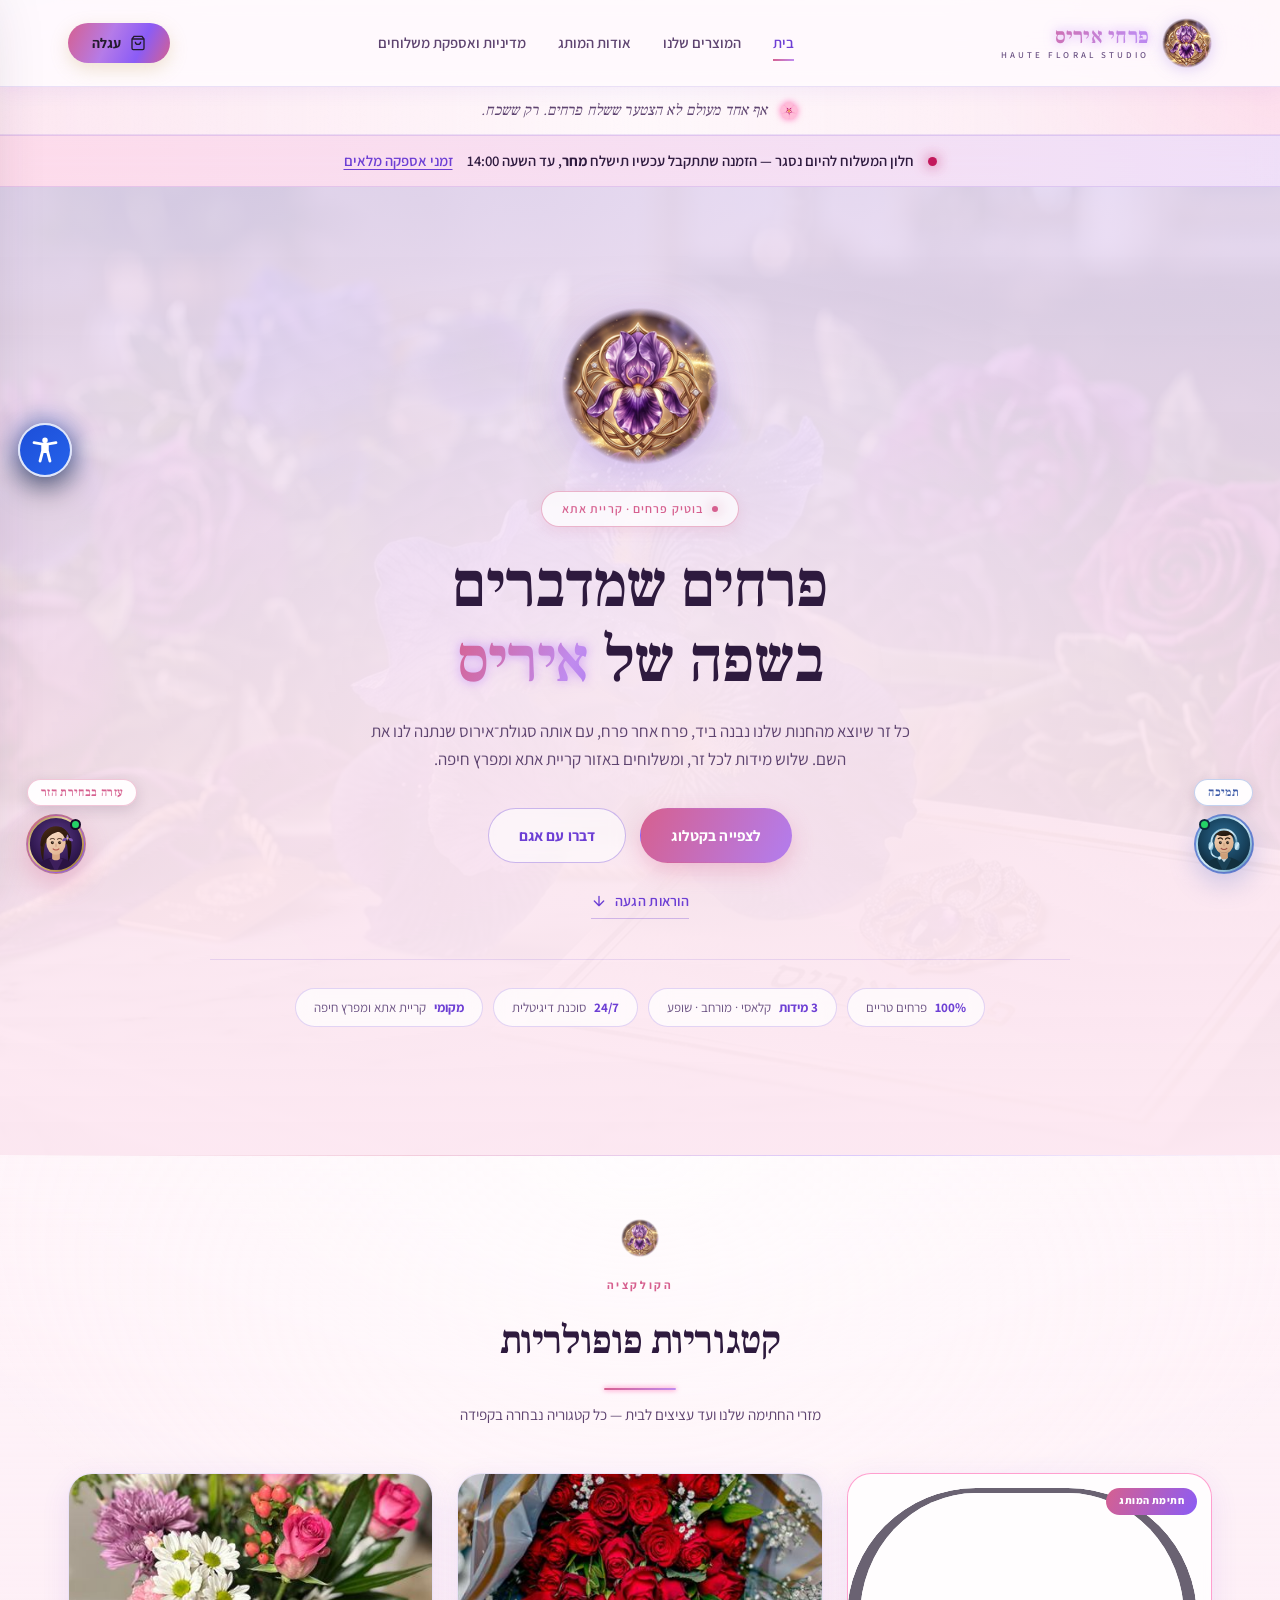
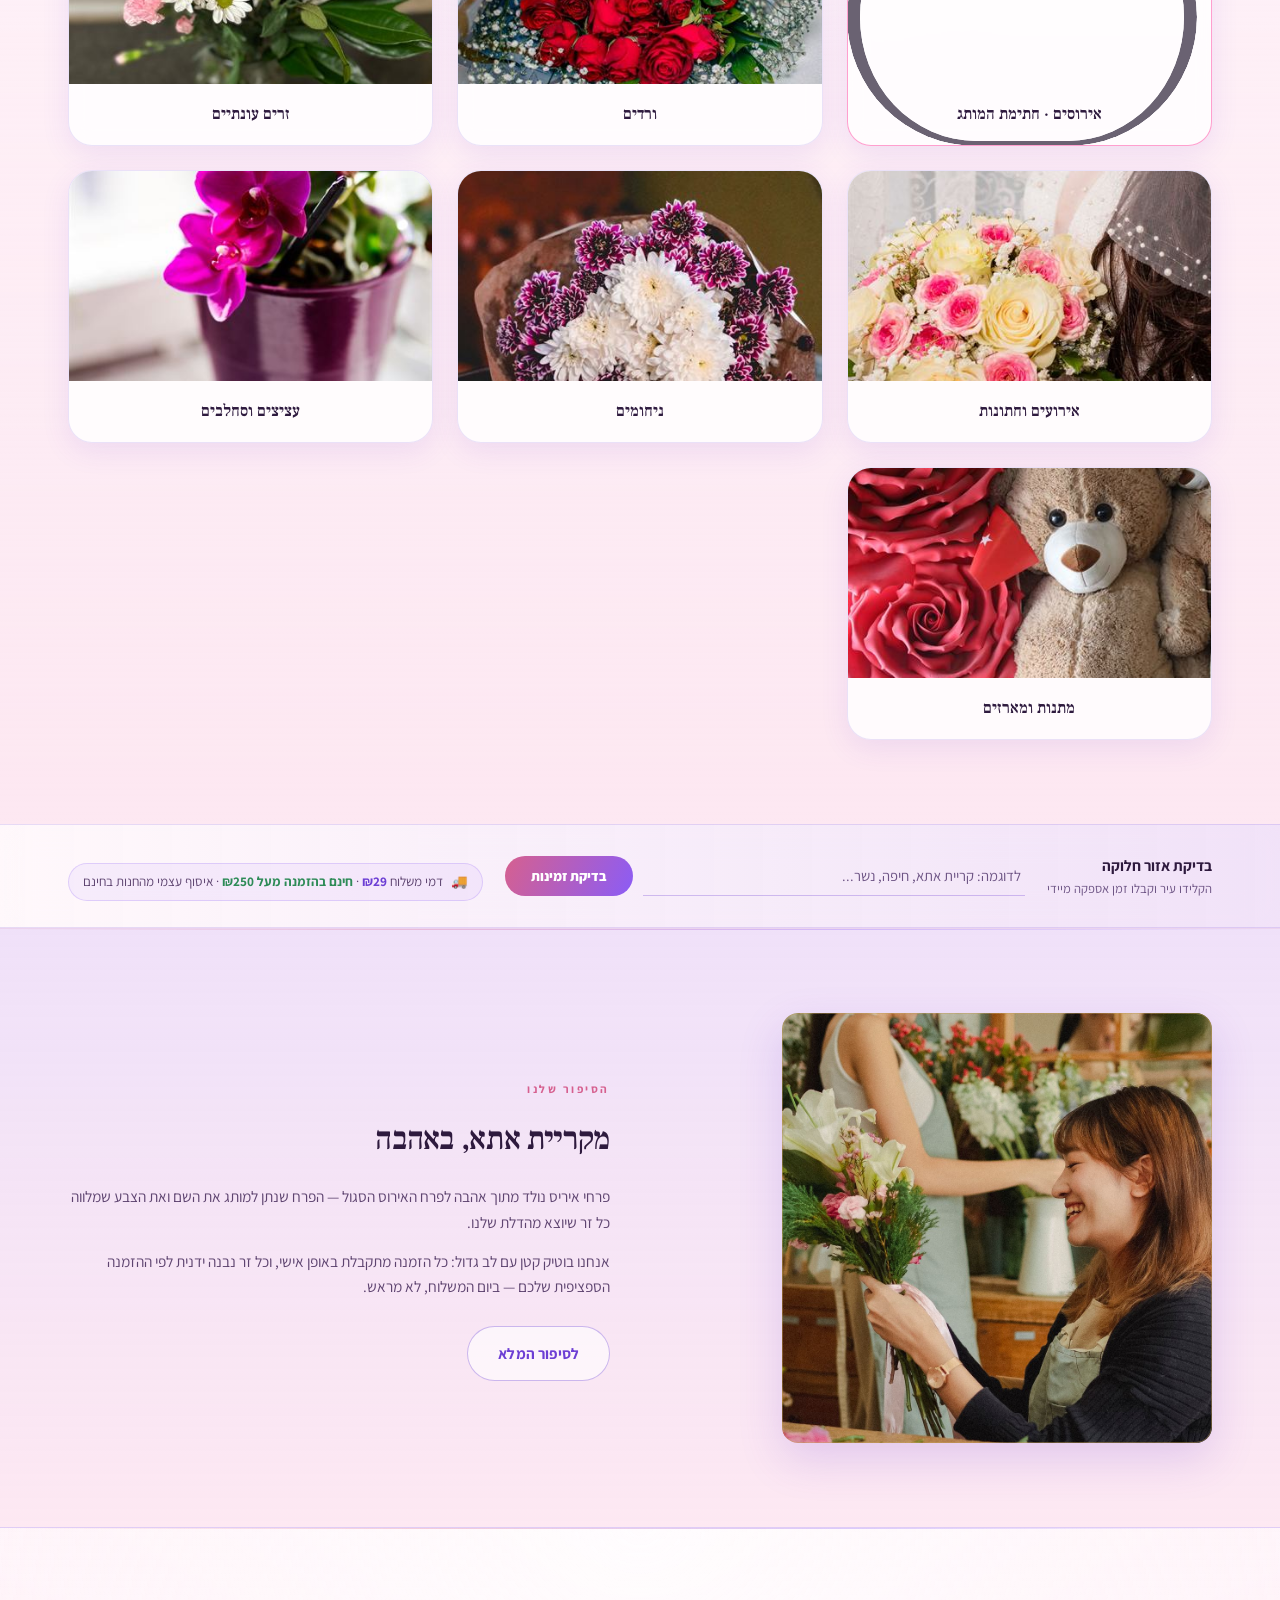
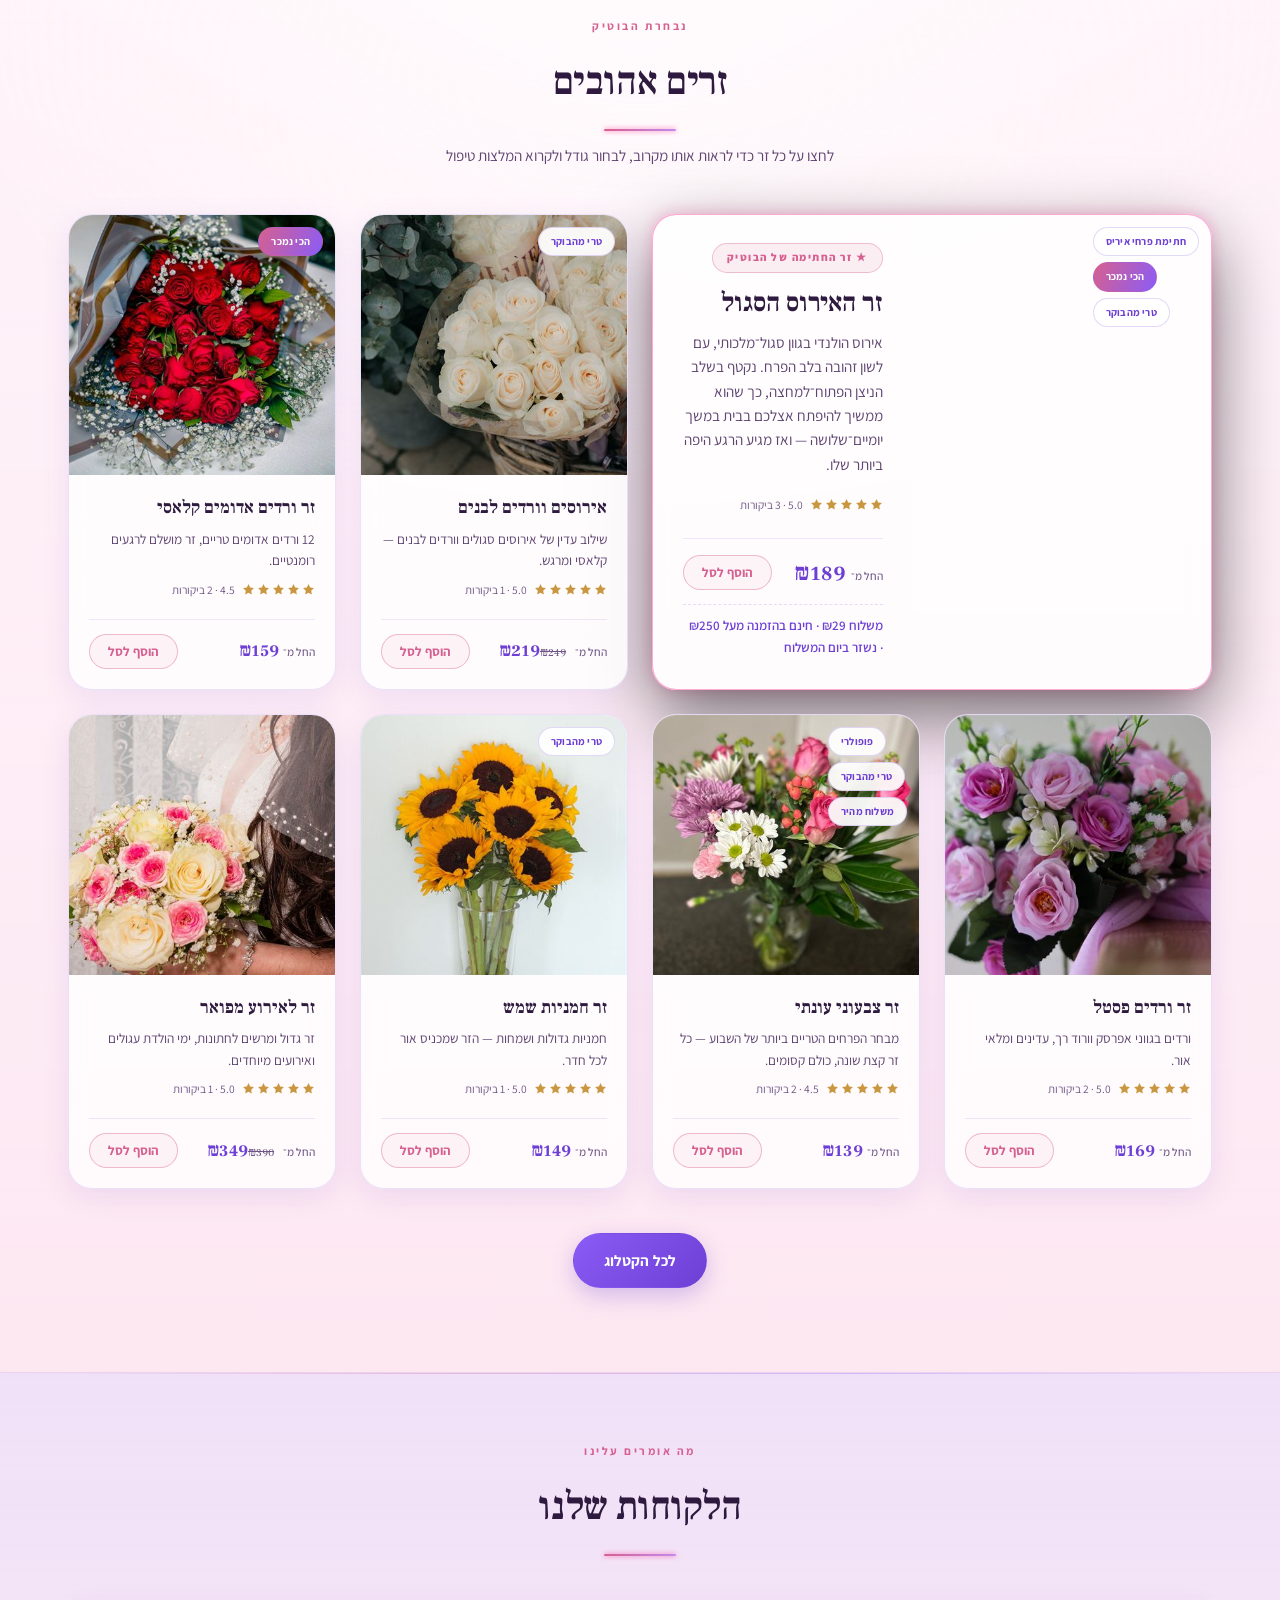
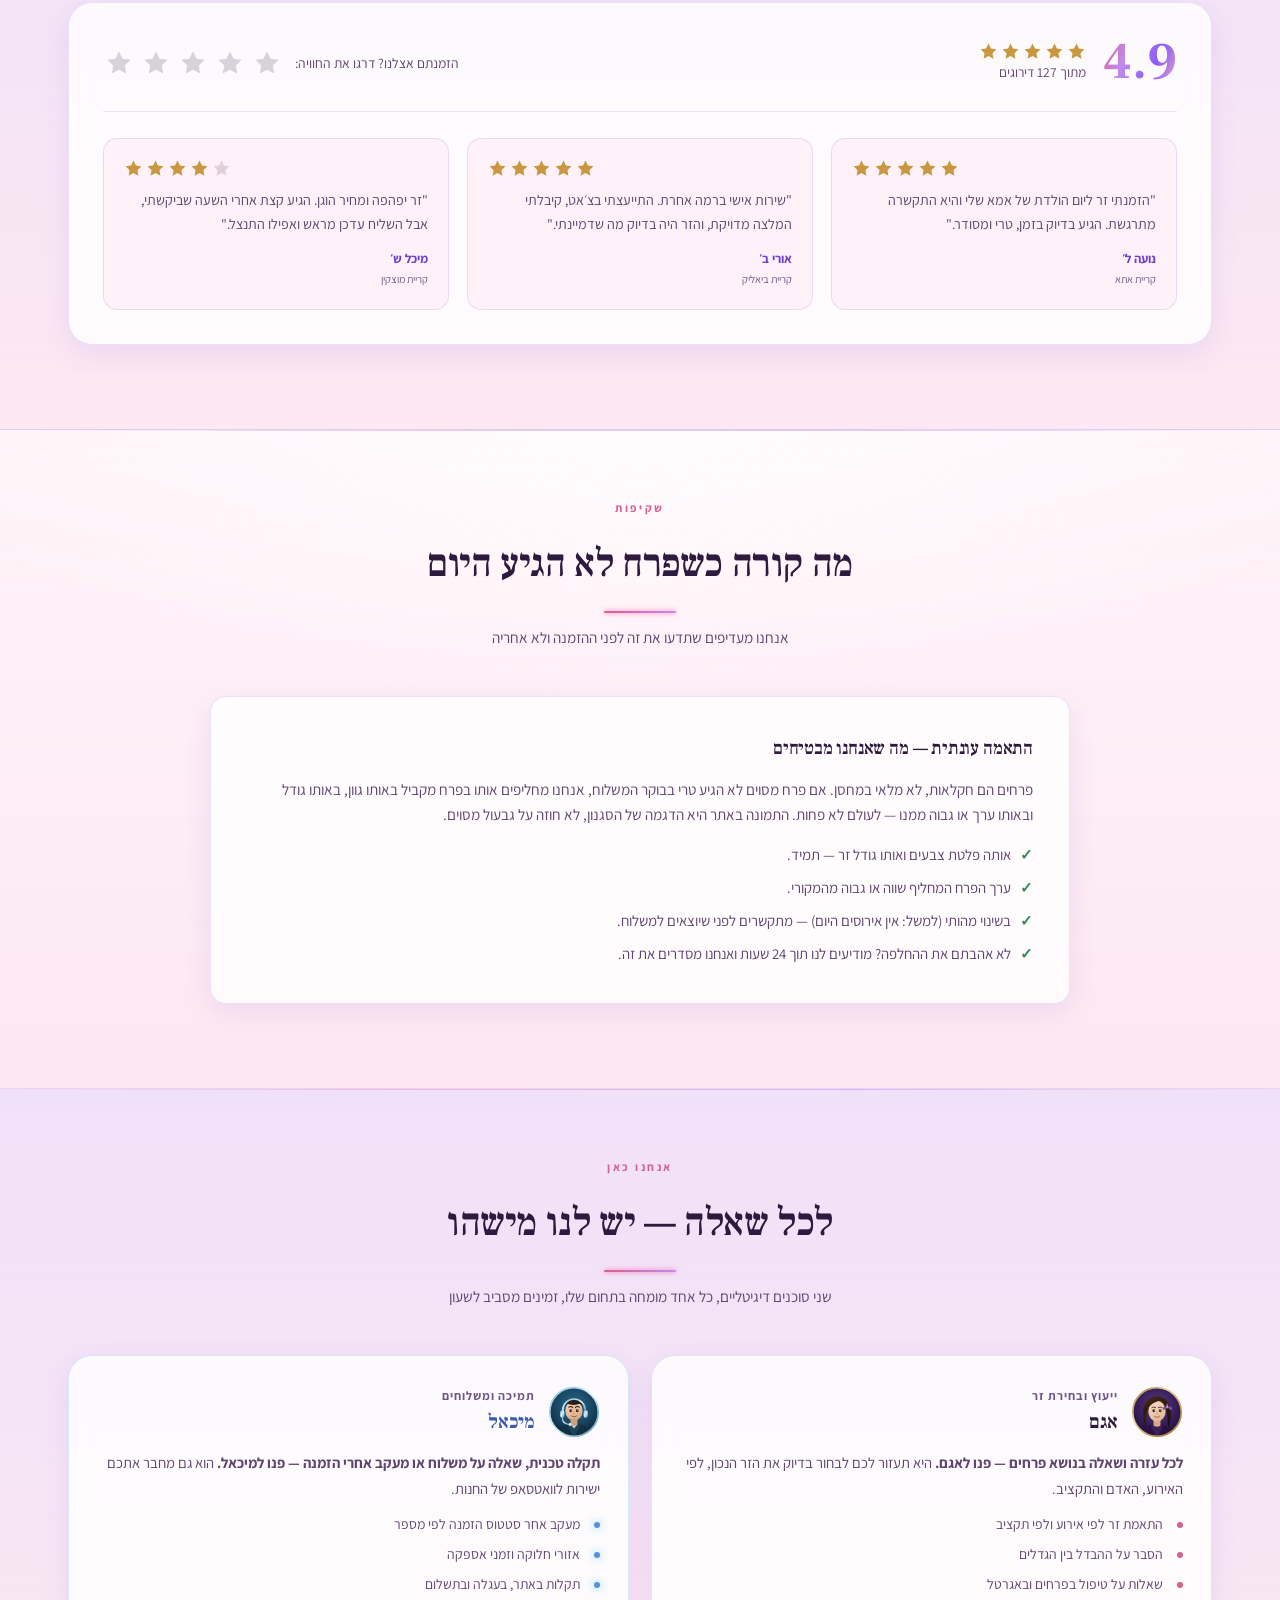
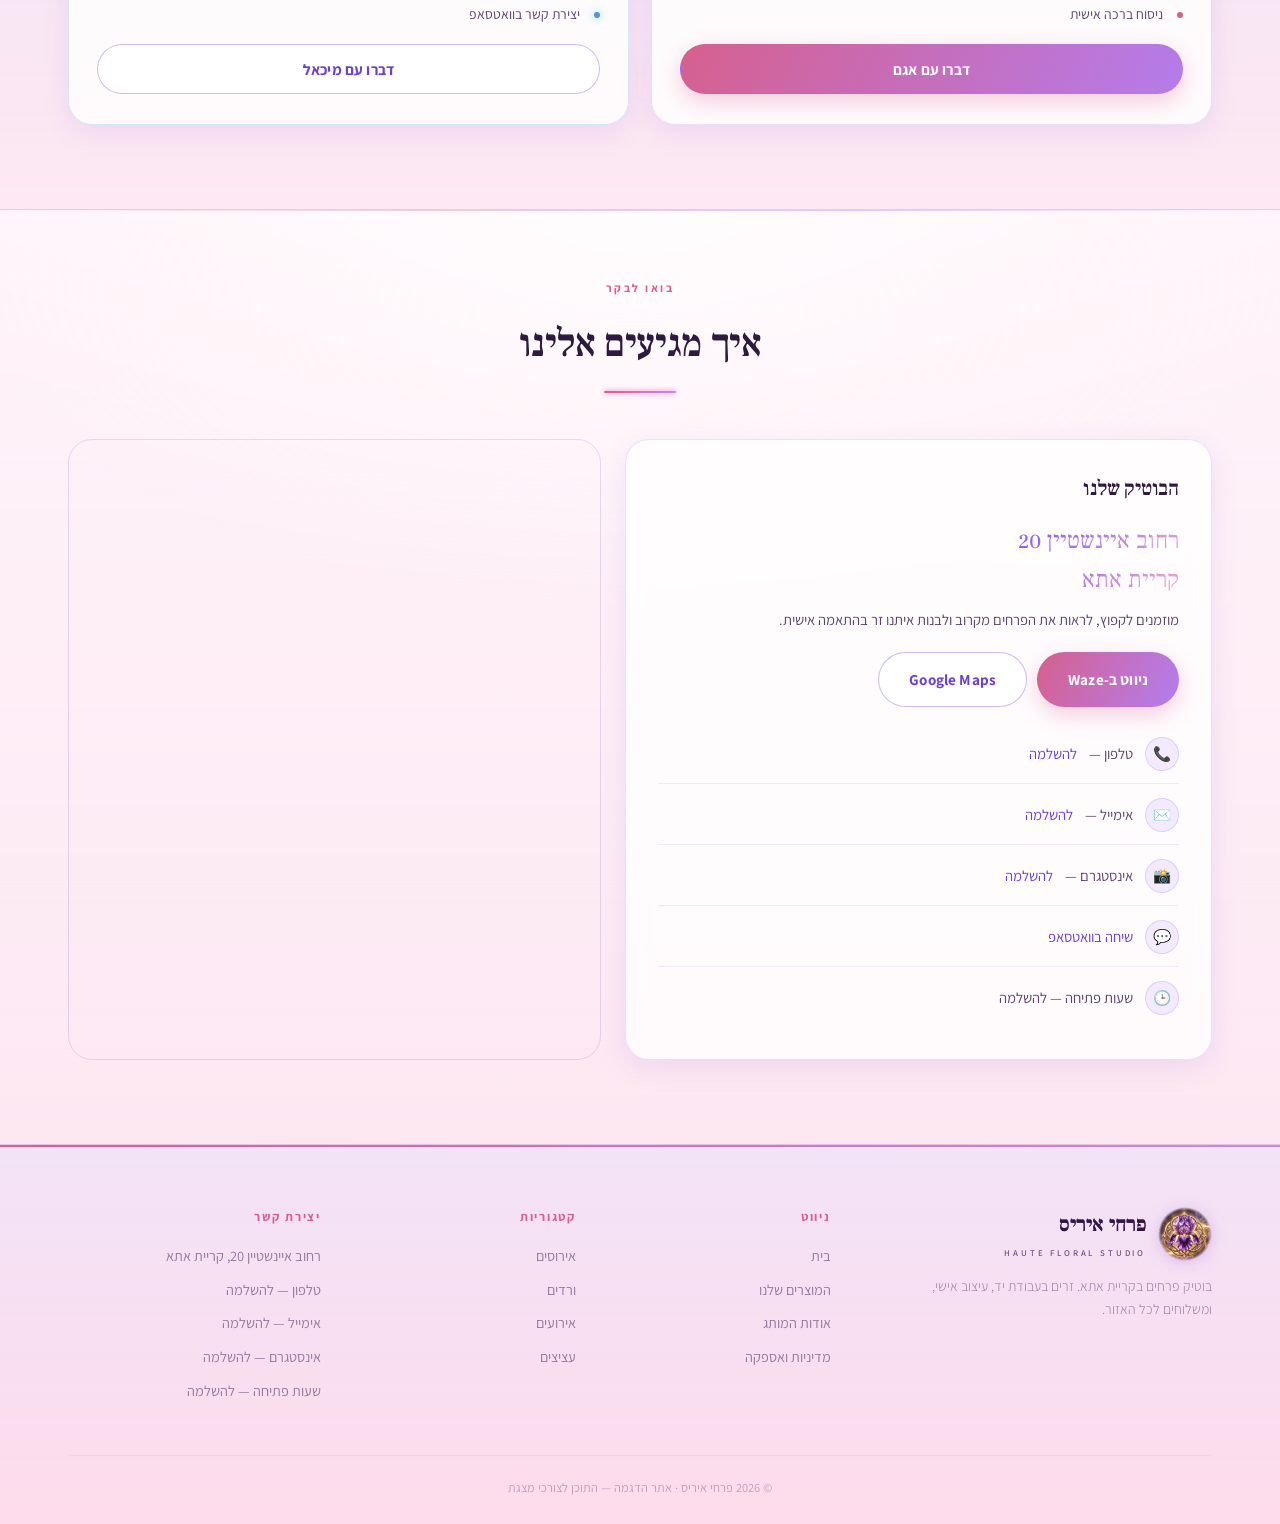
<file: index.html>
<!DOCTYPE html>
<html lang="he" dir="rtl">
<head>
<meta charset="UTF-8" />
<meta name="viewport" content="width=device-width, initial-scale=1.0" />
<title>פרחי איריס — בוטיק פרחים בקריית אתא</title>
<meta name="description" content="פרחי איריס — בוטיק פרחים בקריית אתא. זרים בעבודת יד, שלוש מידות לכל זר, ומשלוחים באזור קריית אתא ומפרץ חיפה." />
<meta name="theme-color" content="#FDE8F2" />
<link rel="icon" href="assets/brand/favicon.png" />

<!-- ============================================================
     Open Graph — מה שמוצג כשמדביקים קישור בוואטסאפ, בפייסבוק
     או בטלגרם. בלי זה הקישור מופיע כשורת טקסט אפורה.
     שימו לב: og:url ו-og:image חייבים להיות כתובות מלאות (https://),
     ולכן יש להחליף את example.com בדומיין האמיתי כשהוא ייקנה.
     ============================================================ -->
<meta property="og:type" content="website" />
<meta property="og:site_name" content="פרחי איריס" />
<meta property="og:locale" content="he_IL" />
<meta property="og:title" content="פרחי איריס — בוטיק פרחים בקריית אתא" />
<meta property="og:description" content="זרים בעבודת יד, שלוש מידות לכל זר, ומשלוח באותו יום בקריית אתא ובמפרץ חיפה." />
<meta property="og:image" content="https://example.com/assets/brand/logo-hero.jpg" />
<meta property="og:image:width" content="1200" />
<meta property="og:image:height" content="630" />
<meta property="og:image:alt" content="זר אירוסים סגולים של פרחי איריס" />
<meta property="og:url" content="https://example.com/index.html" />
<meta name="twitter:card" content="summary_large_image" />
<meta name="twitter:title" content="פרחי איריס — בוטיק פרחים בקריית אתא" />
<meta name="twitter:description" content="זרים בעבודת יד, שלוש מידות לכל זר, ומשלוח באותו יום בקריית אתא ובמפרץ חיפה." />
<meta name="twitter:image" content="https://example.com/assets/brand/logo-hero.jpg" />

<link rel="preconnect" href="https://fonts.googleapis.com">
<link rel="preconnect" href="https://fonts.gstatic.com" crossorigin>
<link href="https://fonts.googleapis.com/css2?family=Frank+Ruhl+Libre:wght@400;500;600;700&family=Assistant:wght@300;400;500;600;700&display=swap" rel="stylesheet">
<link rel="stylesheet" href="css/style.css" />
<link rel="stylesheet" href="css/aurora.css" />
<link rel="stylesheet" href="css/blossom.css" />
<link rel="stylesheet" href="css/a11y.css" />
</head>
<body>

<nav class="nav">
  <div class="container">
    <a href="index.html" class="brand">
      <img class="brand-mark" src="assets/brand/logo-mark-96.png" width="96" height="96" alt="פרחי איריס" />
      <span class="brand-type">
        <span class="name">פרחי איריס</span>
        <span class="sub">HAUTE FLORAL STUDIO</span>
      </span>
    </a>
    <div class="nav-links" id="navLinks">
      <a href="index.html">בית</a>
      <a href="catalog.html">המוצרים שלנו</a>
      <a href="about.html">אודות המותג</a>
      <a href="policy.html">מדיניות ואספקת משלוחים</a>
    </div>
    <div style="display:flex;align-items:center;gap:8px">
      <button class="cart-btn" onclick="openCart()">
        <svg viewBox="0 0 24 24" fill="none" stroke="currentColor" stroke-width="2"><path d="M6 2 3 6v14a2 2 0 0 0 2 2h14a2 2 0 0 0 2-2V6l-3-4z"/><path d="M3 6h18M16 10a4 4 0 0 1-8 0"/></svg>
        עגלה <span class="cart-badge" style="display:none">0</span>
      </button>
      <button class="nav-toggle" onclick="toggleNav()" aria-label="תפריט" aria-expanded="false" aria-controls="navLinks">☰</button>
    </div>
  </div>
</nav>

<!-- טיימר חלון המשלוח — מתעדכן כל שנייה מ-js/enhance.js -->
<div class="cutoff-bar" id="cutoffBar" role="status" aria-live="off"></div>

<main id="mainContent">

<header class="hero">
  <div class="hero-bg"></div>
  <div class="container">
    <div class="hero-inner">
      <img class="hero-mark" src="assets/brand/logo-mark-200.png" width="200" height="200" alt="סמל פרחי איריס" />
      <div class="hero-eyebrow"><span class="dot"></span> בוטיק פרחים · קריית אתא</div>
      <h1>פרחים שמדברים<br>בשפה של <em>איריס</em></h1>
      <p class="lede">כל זר שיוצא מהחנות שלנו נבנה ביד, פרח אחר פרח, עם אותה סגולת־אירוס שנתנה לנו את השם. שלוש מידות לכל זר, ומשלוחים באזור קריית אתא ומפרץ חיפה.</p>
      <div class="hero-ctas">
        <a href="catalog.html" class="btn btn-gold">לצפייה בקטלוג</a>
        <button class="btn btn-outline" onclick="toggleChat()">דברו עם אגם</button>
      </div>
      <a href="#visit" class="hero-directions">
        הוראות הגעה
        <svg viewBox="0 0 24 24" fill="none" stroke="currentColor" stroke-width="2" stroke-linecap="round" stroke-linejoin="round"><path d="M12 5v14M19 12l-7 7-7-7"/></svg>
      </a>
      <div class="hero-tags">
        <div class="hero-tag"><strong>100%</strong><span>פרחים טריים</span></div>
        <div class="hero-tag"><strong>3 מידות</strong><span>קלאסי · מורחב · שופע</span></div>
        <div class="hero-tag"><strong>24/7</strong><span>סוכנת דיגיטלית</span></div>
        <div class="hero-tag"><strong>מקומי</strong><span>קריית אתא ומפרץ חיפה</span></div>
      </div>
    </div>
  </div>
</header>

<section id="categories" class="band-glow" style="padding-top:64px">
  <div class="container">
    <div class="section-head" data-reveal>
      <img class="divider-mark" src="assets/brand/logo-mark-96.png" width="96" height="96" alt="" />
      <span class="kicker">הקולקציה</span>
      <h2>קטגוריות פופולריות</h2>
      <p>מזרי החתימה שלנו ועד עציצים לבית — כל קטגוריה נבחרה בקפידה</p>
    </div>
    <div class="cat-grid" id="catGrid" data-reveal-stagger></div>
  </div>
</section>

<div class="delivery-strip">
  <div class="container">
    <div class="dc-label">
      בדיקת אזור חלוקה
      <small>הקלידו עיר וקבלו זמן אספקה מיידי</small>
    </div>
    <form class="delivery-form" onsubmit="handleDeliveryCheck(event)">
      <label class="sr-only" for="dcInput">עיר או שכונה לבדיקת אזור חלוקה</label>
      <input type="text" id="dcInput" placeholder="לדוגמה: קריית אתא, חיפה, נשר..." />
      <button type="submit">בדיקת זמינות</button>
    </form>
    <div class="dc-result" id="dcResult" role="status" aria-live="polite"></div>
    <div class="ship-note" style="margin-top:12px">
      <span aria-hidden="true">🚚</span>
      <span>דמי משלוח <strong>₪29</strong> · <span class="ship-free">חינם בהזמנה מעל ₪250</span> · איסוף עצמי מהחנות בחינם</span>
    </div>
  </div>
</div>

<section class="story band-deep" id="story">
  <div class="container">
    <div class="story-photo" data-reveal="right">
      <img src="assets/products/studio.jpg" alt="שזירת זר בסטודיו של פרחי איריס" loading="lazy" />
    </div>
    <div class="story-text" data-reveal="left">
      <span class="kicker">הסיפור שלנו</span>
      <h2>מקריית אתא, באהבה</h2>
      <p>פרחי איריס נולד מתוך אהבה לפרח האירוס הסגול — הפרח שנתן למותג את השם ואת הצבע שמלווה כל זר שיוצא מהדלת שלנו.</p>
      <p>אנחנו בוטיק קטן עם לב גדול: כל הזמנה מתקבלת באופן אישי, וכל זר נבנה ידנית לפי ההזמנה הספציפית שלכם — ביום המשלוח, לא מראש.</p>
      <a href="about.html" class="btn btn-ghost" style="margin-top:12px">לסיפור המלא</a>
    </div>
  </div>
</section>

<section class="band-glow">
  <div class="container">
    <div class="section-head" data-reveal>
      <span class="kicker">נבחרת הבוטיק</span>
      <h2>זרים אהובים</h2>
      <p>לחצו על כל זר כדי לראות אותו מקרוב, לבחור גודל ולקרוא המלצות טיפול</p>
    </div>
    <div class="product-grid" id="featuredGrid" data-reveal-stagger></div>
    <div style="text-align:center;margin-top:44px" data-reveal>
      <a href="catalog.html" class="btn btn-deep">לכל הקטלוג</a>
    </div>
  </div>
</section>

<section id="reviews" class="band-deep" style="padding-top:64px">
  <div class="container">
    <div class="section-head" data-reveal>
      <span class="kicker">מה אומרים עלינו</span>
      <h2>הלקוחות שלנו</h2>
    </div>
    <div class="rating-wrap">
      <div class="rating-top">
        <div class="rating-score">
          <span class="num" id="ratingAvg">4.9</span>
          <div>
            <div class="stars" id="ratingStars"></div>
            <div class="meta">מתוך <span id="ratingCount">127</span> דירוגים</div>
          </div>
        </div>
        <div class="rate-me">
          <span>הזמנתם אצלנו? דרגו את החוויה:</span>
          <div class="rate-stars" id="rateStars"></div>
          <span class="rate-thanks" id="rateThanks">תודה על הדירוג! 🌸</span>
        </div>
      </div>
      <div class="reviews" id="reviewList"></div>
    </div>
  </div>
</section>

<!-- ============================================================
     מדיניות התאמה עונתית — הסיבה מספר 1 לתלונות בחנויות פרחים.
     מי שכותב את זה מראש, בגלוי, כמעט לא מקבל תלונות.
     ============================================================ -->
<section id="seasonal" class="band-glow" style="padding-top:64px">
  <div class="container">
    <div class="section-head" data-reveal>
      <span class="kicker">שקיפות</span>
      <h2>מה קורה כשפרח לא הגיע היום</h2>
      <p>אנחנו מעדיפים שתדעו את זה לפני ההזמנה ולא אחריה</p>
    </div>
    <div class="panel" style="max-width:860px;margin:0 auto" data-reveal>
      <h3 id="seasonalTitle">התאמה עונתית — מה שאנחנו מבטיחים</h3>
      <p id="seasonalBody"></p>
      <ul class="a11y-statement" id="seasonalList" style="list-style:none;display:flex;flex-direction:column;gap:8px;margin-top:12px"></ul>
    </div>
  </div>
</section>

<section id="help" class="band-deep" style="padding-top:64px">
  <div class="container">
    <div class="section-head" data-reveal>
      <span class="kicker">אנחנו כאן</span>
      <h2>לכל שאלה — יש לנו מישהו</h2>
      <p>שני סוכנים דיגיטליים, כל אחד מומחה בתחום שלו, זמינים מסביב לשעון</p>
    </div>
    <div class="help-grid" data-reveal-stagger>
      <div class="help-card">
        <div class="who">
          <img src="assets/brand/avatar-agam.svg" alt="" />
          <div>
            <div class="role">ייעוץ ובחירת זר</div>
            <h4>אגם</h4>
          </div>
        </div>
        <p><strong>לכל עזרה ושאלה בנושא פרחים — פנו לאגם.</strong> היא תעזור לכם לבחור בדיוק את הזר הנכון, לפי האירוע, האדם והתקציב.</p>
        <ul>
          <li>התאמת זר לפי אירוע ולפי תקציב</li>
          <li>הסבר על ההבדל בין הגדלים</li>
          <li>שאלות על טיפול בפרחים ובאגרטל</li>
          <li>ניסוח ברכה אישית</li>
        </ul>
        <button class="btn btn-gold" onclick="toggleChat()">דברו עם אגם</button>
      </div>

      <div class="help-card support">
        <div class="who">
          <img src="assets/brand/avatar-michael.svg" alt="" />
          <div>
            <div class="role">תמיכה ומשלוחים</div>
            <h4>מיכאל</h4>
          </div>
        </div>
        <p><strong>תקלה טכנית, שאלה על משלוח או מעקב אחרי הזמנה — פנו למיכאל.</strong> הוא גם מחבר אתכם ישירות לוואטסאפ של החנות.</p>
        <ul>
          <li>מעקב אחר סטטוס הזמנה לפי מספר</li>
          <li>אזורי חלוקה וזמני אספקה</li>
          <li>תקלות באתר, בעגלה ובתשלום</li>
          <li>יצירת קשר בוואטסאפ</li>
        </ul>
        <button class="btn btn-ghost" onclick="toggleSupport()">דברו עם מיכאל</button>
      </div>
    </div>
  </div>
</section>

<section id="visit" class="band-glow" style="padding-top:64px">
  <div class="container">
    <div class="section-head" data-reveal>
      <span class="kicker">בואו לבקר</span>
      <h2>איך מגיעים אלינו</h2>
    </div>
    <div class="visit-grid" data-reveal-stagger>
      <div class="visit-card">
        <h3>הבוטיק שלנו</h3>
        <div class="addr">רחוב איינשטיין 20<br>קריית אתא</div>
        <p>מוזמנים לקפוץ, לראות את הפרחים מקרוב ולבנות איתנו זר בהתאמה אישית.</p>
        <div class="visit-actions">
          <a class="btn btn-gold" target="_blank" rel="noopener"
             href="https://waze.com/ul?q=%D7%90%D7%99%D7%99%D7%A0%D7%A9%D7%98%D7%99%D7%99%D7%9F%2020%20%D7%A7%D7%A8%D7%99%D7%99%D7%AA%20%D7%90%D7%AA%D7%90">ניווט ב-Waze</a>
          <a class="btn btn-ghost" target="_blank" rel="noopener"
             href="https://www.google.com/maps/search/?api=1&query=%D7%90%D7%99%D7%99%D7%A0%D7%A9%D7%98%D7%99%D7%99%D7%9F%2020%20%D7%A7%D7%A8%D7%99%D7%99%D7%AA%20%D7%90%D7%AA%D7%90">Google Maps</a>
        </div>
        <div class="contact-rows">
          <div class="contact-row"><span class="ico">📞</span> טלפון — <a href="tel:040000000">להשלמה</a></div>
          <div class="contact-row"><span class="ico">✉️</span> אימייל — <a href="mailto:hello@iris-flowers.co.il">להשלמה</a></div>
          <div class="contact-row"><span class="ico">📸</span> אינסטגרם — <a href="https://instagram.com/" target="_blank" rel="noopener">להשלמה</a></div>
          <div class="contact-row"><span class="ico">💬</span> <a href="#" onclick="event.preventDefault();openShopWhatsApp()">שיחה בוואטסאפ</a></div>
          <div class="contact-row"><span class="ico">🕒</span> שעות פתיחה — להשלמה</div>
        </div>
      </div>
      <div class="visit-map">
        <iframe
          src="https://www.google.com/maps?q=%D7%90%D7%99%D7%99%D7%A0%D7%A9%D7%98%D7%99%D7%99%D7%9F%2020%20%D7%A7%D7%A8%D7%99%D7%99%D7%AA%20%D7%90%D7%AA%D7%90&output=embed"
          loading="lazy" referrerpolicy="no-referrer-when-downgrade" title="מפה — רחוב איינשטיין 20 קריית אתא"></iframe>
      </div>
    </div>
  </div>
</section>

</main>

<footer id="contact">
  <div class="container">
    <div class="footer-grid">
      <div>
        <div class="footer-brand">
          <img class="brand-mark" src="assets/brand/logo-mark-96.png" width="96" height="96" alt="" />
          <span>
            <span class="name" style="display:block">פרחי איריס</span>
            <span class="sub" style="display:block">HAUTE FLORAL STUDIO</span>
          </span>
        </div>
        <p>בוטיק פרחים בקריית אתא. זרים בעבודת יד, עיצוב אישי, ומשלוחים לכל האזור.</p>
      </div>
      <div>
        <h5>ניווט</h5>
        <ul>
          <li><a href="index.html">בית</a></li>
          <li><a href="catalog.html">המוצרים שלנו</a></li>
          <li><a href="about.html">אודות המותג</a></li>
          <li><a href="policy.html">מדיניות ואספקה</a></li>
        </ul>
      </div>
      <div>
        <h5>קטגוריות</h5>
        <ul>
          <li><a href="catalog.html#signature">אירוסים</a></li>
          <li><a href="catalog.html#roses">ורדים</a></li>
          <li><a href="catalog.html#events">אירועים</a></li>
          <li><a href="catalog.html#plants">עציצים</a></li>
        </ul>
      </div>
      <div>
        <h5>יצירת קשר</h5>
        <ul>
          <li><a href="https://waze.com/ul?q=%D7%90%D7%99%D7%99%D7%A0%D7%A9%D7%98%D7%99%D7%99%D7%9F%2020%20%D7%A7%D7%A8%D7%99%D7%99%D7%AA%20%D7%90%D7%AA%D7%90" target="_blank" rel="noopener">רחוב איינשטיין 20, קריית אתא</a></li>
          <li><a href="tel:040000000">טלפון — להשלמה</a></li>
          <li><a href="mailto:hello@iris-flowers.co.il">אימייל — להשלמה</a></li>
          <li><a href="https://instagram.com/" target="_blank" rel="noopener">אינסטגרם — להשלמה</a></li>
          <li>שעות פתיחה — להשלמה</li>
        </ul>
      </div>
    </div>
    <div class="footer-bottom">© <span id="year"></span> פרחי איריס · אתר הדגמה — התוכן לצורכי מצגת</div>
  </div>
</footer>

<div class="overlay" id="cartOverlay" onclick="closeCart()"></div>
<div class="cart-drawer" id="cartDrawer" role="dialog" aria-modal="true" aria-label="עגלת הקניות" aria-hidden="true">
  <div class="cart-head"><h3>העגלה שלך</h3><button class="cart-close" onclick="closeCart()" aria-label="סגירת העגלה">✕</button></div>
  <div class="cart-items" id="cartItems"></div>
  <div class="cart-foot">
    <div class="cart-total"><span>סה"כ כולל משלוח</span><span id="cartTotalValue">₪0</span></div>
    <a href="checkout.html" class="btn btn-deep btn-block">מעבר לתשלום</a>
  </div>
</div>

<button class="chat-launcher" onclick="toggleChat()" aria-label="פתח שיחה עם אגם">
  <span class="agent-tip">עזרה בבחירת הזר</span>
  <img src="assets/brand/avatar-agam.svg" alt="" />
  <span class="dot"></span>
</button>
<div class="chat-panel" id="chatPanel">
  <div class="chat-head">
    <img class="avatar-seal" src="assets/brand/avatar-agam.svg" alt="" />
    <div><h4>אגם</h4><span>יועצת הזרים שלנו · זמינה עכשיו</span></div>
    <button class="chat-close" onclick="toggleChat()" aria-label="סגור">✕</button>
  </div>
  <div class="chat-body" id="chatBody"></div>
  <form class="chat-input-row" onsubmit="sendChat(event)">
    <input type="text" id="chatInput" placeholder="כתבו הודעה..." autocomplete="off" />
    <button type="submit" aria-label="שלח"><svg viewBox="0 0 24 24" fill="currentColor"><path d="M2 21l21-9L2 3v7l15 2-15 2z"/></svg></button>
  </form>
  <button class="wa-btn" onclick="openShopWhatsApp()">
    <svg viewBox="0 0 24 24"><path d="M17.472 14.382c-.297-.149-1.758-.867-2.03-.967-.273-.099-.471-.148-.67.15-.197.297-.767.966-.94 1.164-.173.199-.347.223-.644.075-.297-.15-1.255-.463-2.39-1.475-.883-.788-1.48-1.761-1.653-2.059-.173-.297-.018-.458.13-.606.134-.133.297-.347.446-.52.149-.174.198-.298.298-.497.099-.198.05-.371-.025-.52-.075-.149-.669-1.612-.916-2.207-.242-.579-.487-.5-.669-.51a12.8 12.8 0 0 0-.57-.01c-.198 0-.52.074-.792.372-.272.297-1.04 1.016-1.04 2.479 0 1.462 1.065 2.875 1.213 3.074.149.198 2.096 3.2 5.077 4.487.709.306 1.262.489 1.694.625.712.227 1.36.195 1.871.118.571-.085 1.758-.719 2.006-1.413.248-.694.248-1.289.173-1.413-.074-.124-.272-.198-.57-.347m-5.421 7.403h-.004a9.87 9.87 0 0 1-5.031-1.378l-.361-.214-3.741.982.998-3.648-.235-.374a9.86 9.86 0 0 1-1.51-5.26c.001-5.45 4.436-9.884 9.888-9.884 2.64 0 5.122 1.03 6.988 2.898a9.825 9.825 0 0 1 2.893 6.994c-.003 5.45-4.437 9.884-9.885 9.884m8.413-18.297A11.815 11.815 0 0 0 12.05 0C5.495 0 .16 5.335.157 11.892c0 2.096.547 4.142 1.588 5.945L.057 24l6.305-1.654a11.882 11.882 0 0 0 5.683 1.448h.005c6.554 0 11.89-5.335 11.893-11.893A11.821 11.821 0 0 0 20.885 3.488"/></svg>
    מעבר לשיחה אישית ב-WhatsApp
  </button>
</div>

<button class="support-launcher" onclick="toggleSupport()" aria-label="פתח תמיכה עם מיכאל">
  <span class="agent-tip">תמיכה</span>
  <img src="assets/brand/avatar-michael.svg" alt="" />
  <span class="dot"></span>
</button>
<div class="support-panel" id="supportPanel">
  <div class="chat-head">
    <img class="avatar-seal" src="assets/brand/avatar-michael.svg" alt="" />
    <div><h4>מיכאל</h4><span>תמיכה טכנית ומשלוחים</span></div>
    <button class="chat-close" onclick="toggleSupport()" aria-label="סגור">✕</button>
  </div>
  <div class="chat-body" id="supportBody"></div>
  <form class="chat-input-row" onsubmit="sendSupport(event)">
    <input type="text" id="supportInput" placeholder="תארו תקלה, או הקלידו מספר הזמנה..." autocomplete="off" />
    <button type="submit" aria-label="שלח"><svg viewBox="0 0 24 24" fill="currentColor"><path d="M2 21l21-9L2 3v7l15 2-15 2z"/></svg></button>
  </form>
  <button class="wa-btn" onclick="openShopWhatsApp()">
    <svg viewBox="0 0 24 24"><path d="M17.472 14.382c-.297-.149-1.758-.867-2.03-.967-.273-.099-.471-.148-.67.15-.197.297-.767.966-.94 1.164-.173.199-.347.223-.644.075-.297-.15-1.255-.463-2.39-1.475-.883-.788-1.48-1.761-1.653-2.059-.173-.297-.018-.458.13-.606.134-.133.297-.347.446-.52.149-.174.198-.298.298-.497.099-.198.05-.371-.025-.52-.075-.149-.669-1.612-.916-2.207-.242-.579-.487-.5-.669-.51a12.8 12.8 0 0 0-.57-.01c-.198 0-.52.074-.792.372-.272.297-1.04 1.016-1.04 2.479 0 1.462 1.065 2.875 1.213 3.074.149.198 2.096 3.2 5.077 4.487.709.306 1.262.489 1.694.625.712.227 1.36.195 1.871.118.571-.085 1.758-.719 2.006-1.413.248-.694.248-1.289.173-1.413-.074-.124-.272-.198-.57-.347m-5.421 7.403h-.004a9.87 9.87 0 0 1-5.031-1.378l-.361-.214-3.741.982.998-3.648-.235-.374a9.86 9.86 0 0 1-1.51-5.26c.001-5.45 4.436-9.884 9.888-9.884 2.64 0 5.122 1.03 6.988 2.898a9.825 9.825 0 0 1 2.893 6.994c-.003 5.45-4.437 9.884-9.885 9.884m8.413-18.297A11.815 11.815 0 0 0 12.05 0C5.495 0 .16 5.335.157 11.892c0 2.096.547 4.142 1.588 5.945L.057 24l6.305-1.654a11.882 11.882 0 0 0 5.683 1.448h.005c6.554 0 11.89-5.335 11.893-11.893A11.821 11.821 0 0 0 20.885 3.488"/></svg>
    מעבר לשיחה אישית ב-WhatsApp
  </button>
</div>
<script src="js/a11y.js"></script>
<script src="js/products.js"></script>
<script src="js/cart.js"></script>
<script src="js/product-modal.js"></script>
<script src="js/chat-widget.js"></script>
<script src="js/site.js"></script>
<script src="js/enhance.js"></script>
<script>
  document.getElementById("catGrid").innerHTML = CATEGORIES.map(categoryCardHTML).join("");

  /* היררכיה ברשת: זר החתימה מקבל כרטיס כפול־רוחב, והשאר רגילים.
     ככה העין יודעת מיד מה הדבר הכי חשוב בעמוד. */
  const featured = PRODUCTS.slice(0, 7); // 1 כפול + 6 רגילים = שתי שורות מלאות
  document.getElementById("featuredGrid").innerHTML =
    productCardHTML(featured[0], "hero") + featured.slice(1).map((p) => productCardHTML(p)).join("");

  /* מדיניות ההתאמה העונתית — נשאבת מקובץ המוצרים כדי שיהיה
     מקור אמת אחד לנוסח, גם כאן וגם בחלון המוצר וגם בעמוד המדיניות. */
  document.getElementById("seasonalTitle").textContent = SEASON_POLICY.title;
  document.getElementById("seasonalBody").textContent = SEASON_POLICY.body;
  document.getElementById("seasonalList").innerHTML = SEASON_POLICY.promise
    .map((line) => `<li>${esc(line)}</li>`)
    .join("");
</script>
</body>
</html>
</file>
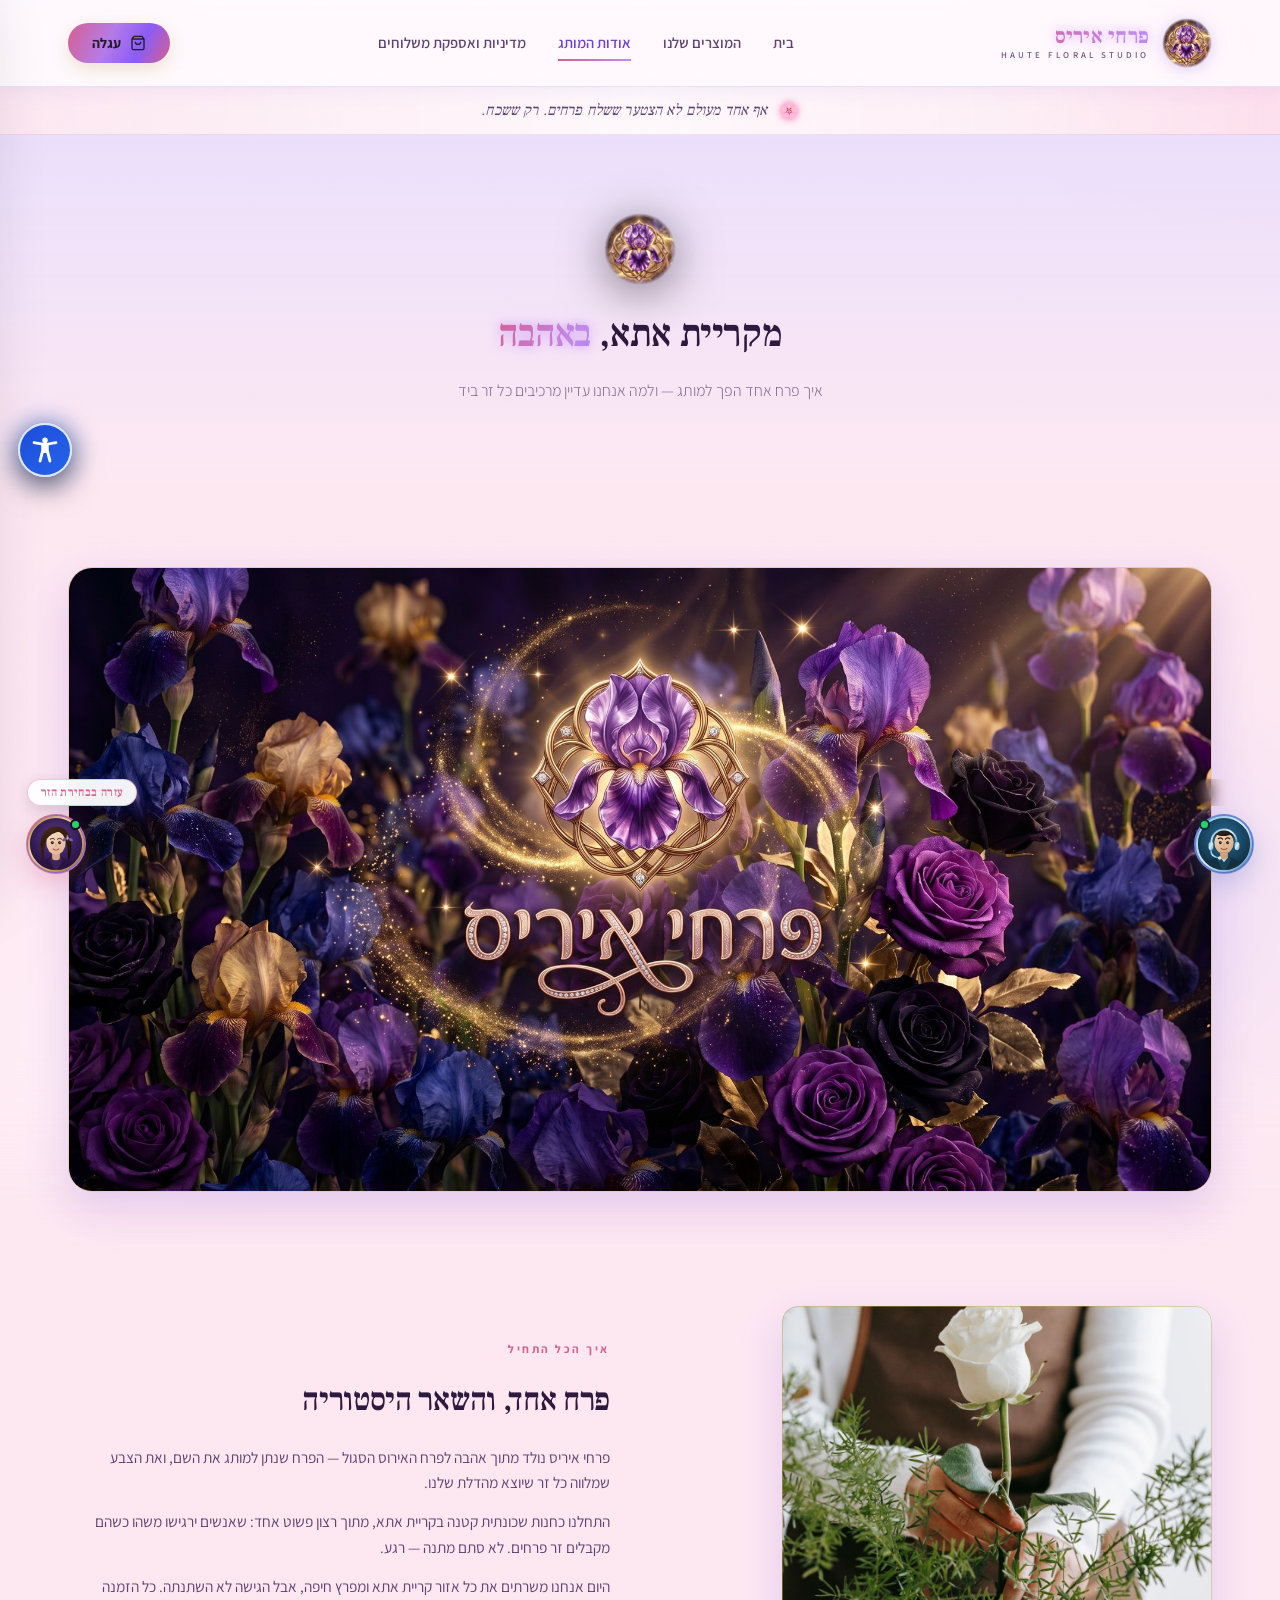
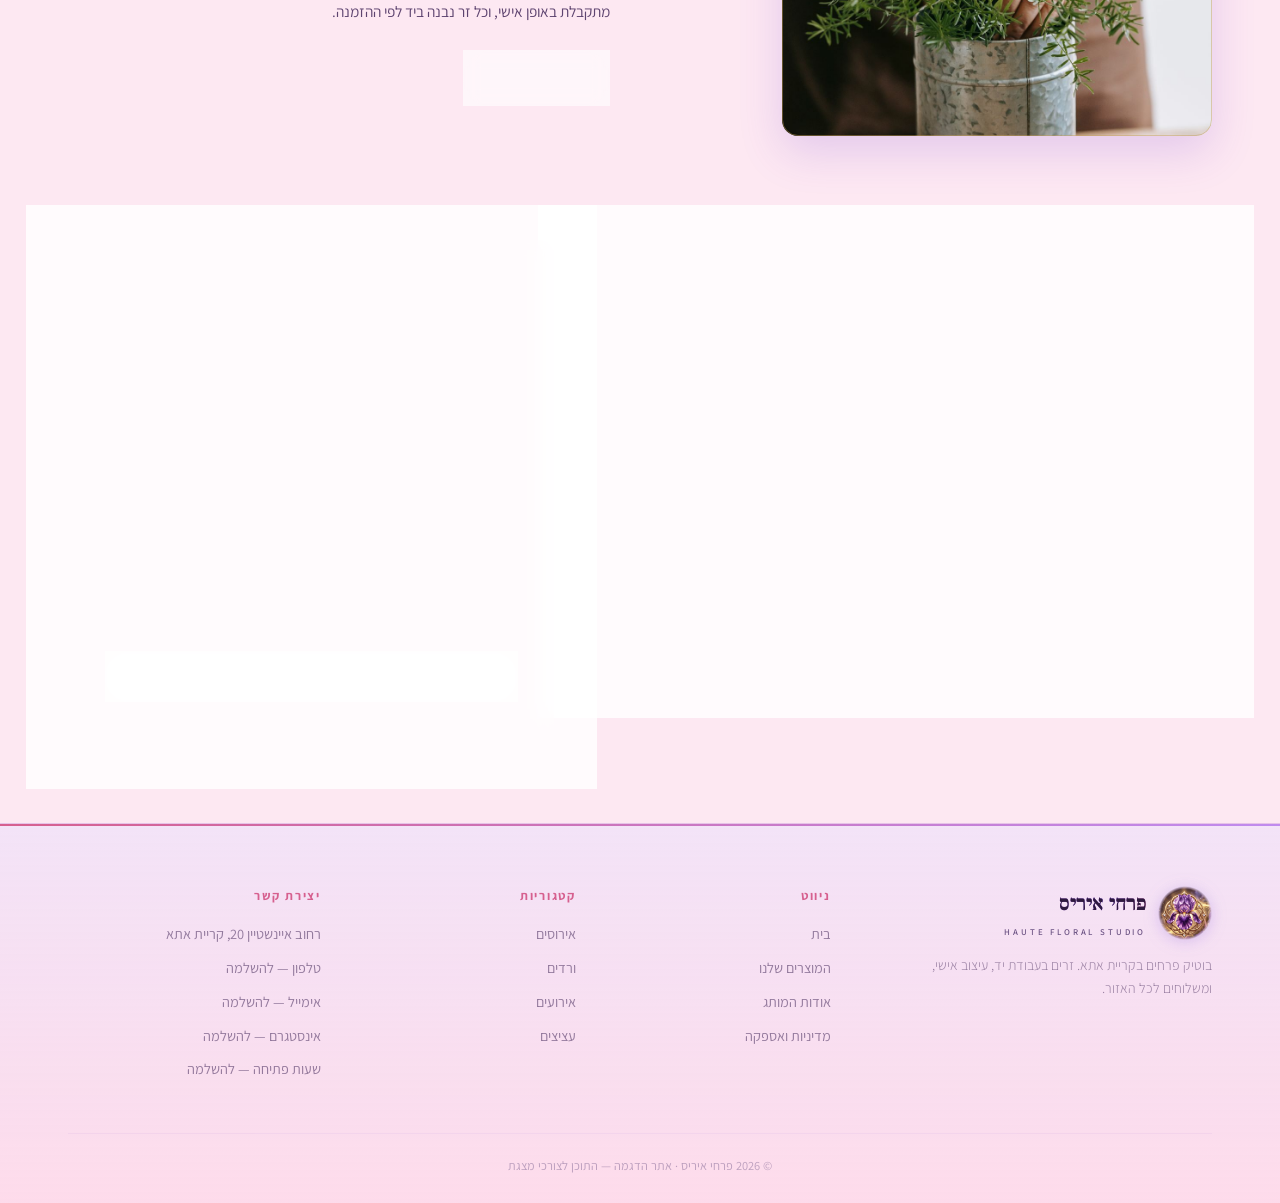
<file: about.html>
<!DOCTYPE html>
<html lang="he" dir="rtl">
<head>
<meta charset="UTF-8" />
<meta name="viewport" content="width=device-width, initial-scale=1.0" />
<title>אודות המותג — פרחי איריס</title>
<meta name="description" content="הסיפור של פרחי איריס — בוטיק פרחים בקריית אתא שנולד מאהבה לפרח האירוס הסגול." />
<meta name="theme-color" content="#070011" />
<meta property="og:type" content="website" />
<meta property="og:site_name" content="פרחי איריס" />
<meta property="og:locale" content="he_IL" />
<meta property="og:title" content="אודות המותג — פרחי איריס" />
<meta property="og:description" content="הסיפור של פרחי איריס — בוטיק פרחים בקריית אתא שנולד מאהבה לפרח האירוס הסגול." />
<meta property="og:image" content="https://example.com/assets/brand/logo-banner.jpg" />
<meta property="og:url" content="https://example.com/about.html" />
<meta name="twitter:card" content="summary_large_image" />
<meta name="twitter:title" content="אודות המותג — פרחי איריס" />
<meta name="twitter:description" content="הסיפור של פרחי איריס — בוטיק פרחים בקריית אתא שנולד מאהבה לפרח האירוס הסגול." />
<meta name="twitter:image" content="https://example.com/assets/brand/logo-banner.jpg" />
<link rel="icon" href="assets/brand/favicon.png" />
<link rel="preconnect" href="https://fonts.googleapis.com">
<link rel="preconnect" href="https://fonts.gstatic.com" crossorigin>
<link href="https://fonts.googleapis.com/css2?family=Frank+Ruhl+Libre:wght@400;500;600;700&family=Assistant:wght@300;400;500;600;700&display=swap" rel="stylesheet">
<link rel="stylesheet" href="css/style.css" />
<link rel="stylesheet" href="css/aurora.css" />
<link rel="stylesheet" href="css/blossom.css" />
<link rel="stylesheet" href="css/a11y.css" />
</head>
<body>

<nav class="nav">
  <div class="container">
    <a href="index.html" class="brand">
      <img class="brand-mark" src="assets/brand/logo-mark-96.png" width="96" height="96" alt="פרחי איריס" />
      <span class="brand-type">
        <span class="name">פרחי איריס</span>
        <span class="sub">HAUTE FLORAL STUDIO</span>
      </span>
    </a>
    <div class="nav-links" id="navLinks">
      <a href="index.html">בית</a>
      <a href="catalog.html">המוצרים שלנו</a>
      <a href="about.html">אודות המותג</a>
      <a href="policy.html">מדיניות ואספקת משלוחים</a>
    </div>
    <div style="display:flex;align-items:center;gap:8px">
      <button class="cart-btn" onclick="openCart()">
        <svg viewBox="0 0 24 24" fill="none" stroke="currentColor" stroke-width="2"><path d="M6 2 3 6v14a2 2 0 0 0 2 2h14a2 2 0 0 0 2-2V6l-3-4z"/><path d="M3 6h18M16 10a4 4 0 0 1-8 0"/></svg>
        עגלה <span class="cart-badge" style="display:none">0</span>
      </button>
      <button class="nav-toggle" onclick="toggleNav()" aria-label="תפריט" aria-expanded="false" aria-controls="navLinks">☰</button>
    </div>
  </div>
</nav>

<header class="page-head">
  <div class="container">
    <img class="brand-mark" src="assets/brand/logo-mark-96.png" width="96" height="96" alt="" />
    <h1>מקריית אתא, <em>באהבה</em></h1>
    <p>איך פרח אחד הפך למותג — ולמה אנחנו עדיין מרכיבים כל זר ביד</p>
  </div>
</header>

<main id="mainContent">

<section style="padding-bottom:0">
  <div class="container">
    <div class="brand-banner">
      <img src="assets/brand/logo-banner.jpg" alt="הלוגו של פרחי איריס" />
    </div>
  </div>
</section>

<section class="story" style="background:none;border:none;margin-top:30px">
  <div class="container">
    <div class="story-photo">
      <img src="assets/products/hands.jpg" alt="שזירה ידנית בסטודיו" />
    </div>
    <div class="story-text">
      <span class="kicker">איך הכל התחיל</span>
      <h2>פרח אחד, והשאר היסטוריה</h2>
      <p>פרחי איריס נולד מתוך אהבה לפרח האירוס הסגול — הפרח שנתן למותג את השם, ואת הצבע שמלווה כל זר שיוצא מהדלת שלנו.</p>
      <p>התחלנו כחנות שכונתית קטנה בקריית אתא, מתוך רצון פשוט אחד: שאנשים ירגישו משהו כשהם מקבלים זר פרחים. לא סתם מתנה — רגע.</p>
      <p>היום אנחנו משרתים את כל אזור קריית אתא ומפרץ חיפה, אבל הגישה לא השתנתה. כל הזמנה מתקבלת באופן אישי, וכל זר נבנה ביד לפי ההזמנה.</p>
      <a href="catalog.html" class="btn btn-ghost" style="margin-top:12px">לקטלוג המלא</a>
    </div>
  </div>
</section>

<section style="padding-top:20px">
  <div class="container">
    <div class="policy-grid">
      <div class="panel">
        <h3>למה דווקא אירוס?</h3>
        <p>האירוס מסמל אמונה, תקווה ותקשורת — בדיוק מה שאנחנו רוצים שכל זר יעביר. זר האירוס הסגול הוא חתימת המותג שלנו, והוא מככב כמעט בכל שילוב שאנחנו מרכיבים.</p>
        <h3 style="margin-top:28px">איך אנחנו עובדים</h3>
        <p>הפרחים נבחרים בבוקר, הזרים נשזרים ביום ההזמנה, והמשלוח יוצא באותו יום כשאפשר. אנחנו לא מוציאים מהחנות זר שלא היינו שולחים למישהו קרוב.</p>
        <h3 style="margin-top:28px">שלוש מידות, זר אחד</h3>
        <p>לכל זר בקטלוג יש שלוש מידות — קלאסי, מורחב ושופע. אותו הרכב, אותה איכות, רק בנפח שמתאים לרגע ולתקציב. את המידה בוחרים בלחיצה על הזר בקטלוג.</p>
      </div>
      <div class="panel">
        <h3>הבטחת הבוטיק</h3>
        <div class="order-line"><span>פרחים טריים</span><span>100%</span></div>
        <div class="order-line"><span>שזירה ידנית</span><span>כל זר</span></div>
        <div class="order-line"><span>מידות לכל זר</span><span>קלאסי · מורחב · שופע</span></div>
        <div class="order-line"><span>אזור חלוקה</span><span>קריית אתא ומפרץ חיפה</span></div>
        <div class="order-line"><span>מענה דיגיטלי</span><span>24/7</span></div>
        <a href="catalog.html" class="btn btn-deep btn-block" style="margin-top:22px">לקטלוג המלא</a>
        <button class="btn btn-ghost btn-block" style="margin-top:10px" onclick="toggleChat()">שאלה לאגם</button>
      </div>
    </div>
  </div>
</section>

</main>

<footer id="contact">
  <div class="container">
    <div class="footer-grid">
      <div>
        <div class="footer-brand">
          <img class="brand-mark" src="assets/brand/logo-mark-96.png" width="96" height="96" alt="" />
          <span>
            <span class="name" style="display:block">פרחי איריס</span>
            <span class="sub" style="display:block">HAUTE FLORAL STUDIO</span>
          </span>
        </div>
        <p>בוטיק פרחים בקריית אתא. זרים בעבודת יד, עיצוב אישי, ומשלוחים לכל האזור.</p>
      </div>
      <div>
        <h5>ניווט</h5>
        <ul>
          <li><a href="index.html">בית</a></li>
          <li><a href="catalog.html">המוצרים שלנו</a></li>
          <li><a href="about.html">אודות המותג</a></li>
          <li><a href="policy.html">מדיניות ואספקה</a></li>
        </ul>
      </div>
      <div>
        <h5>קטגוריות</h5>
        <ul>
          <li><a href="catalog.html#signature">אירוסים</a></li>
          <li><a href="catalog.html#roses">ורדים</a></li>
          <li><a href="catalog.html#events">אירועים</a></li>
          <li><a href="catalog.html#plants">עציצים</a></li>
        </ul>
      </div>
      <div>
        <h5>יצירת קשר</h5>
        <ul>
          <li><a href="https://waze.com/ul?q=%D7%90%D7%99%D7%99%D7%A0%D7%A9%D7%98%D7%99%D7%99%D7%9F%2020%20%D7%A7%D7%A8%D7%99%D7%99%D7%AA%20%D7%90%D7%AA%D7%90" target="_blank" rel="noopener">רחוב איינשטיין 20, קריית אתא</a></li>
          <li><a href="tel:040000000">טלפון — להשלמה</a></li>
          <li><a href="mailto:hello@iris-flowers.co.il">אימייל — להשלמה</a></li>
          <li><a href="https://instagram.com/" target="_blank" rel="noopener">אינסטגרם — להשלמה</a></li>
          <li>שעות פתיחה — להשלמה</li>
        </ul>
      </div>
    </div>
    <div class="footer-bottom">© <span id="year"></span> פרחי איריס · אתר הדגמה — התוכן לצורכי מצגת</div>
  </div>
</footer>

<div class="overlay" id="cartOverlay" onclick="closeCart()"></div>
<div class="cart-drawer" id="cartDrawer" role="dialog" aria-modal="true" aria-label="עגלת הקניות" aria-hidden="true">
  <div class="cart-head"><h3>העגלה שלך</h3><button class="cart-close" onclick="closeCart()" aria-label="סגירת העגלה">✕</button></div>
  <div class="cart-items" id="cartItems"></div>
  <div class="cart-foot">
    <div class="cart-total"><span>סה"כ כולל משלוח</span><span id="cartTotalValue">₪0</span></div>
    <a href="checkout.html" class="btn btn-deep btn-block">מעבר לתשלום</a>
  </div>
</div>

<button class="chat-launcher" onclick="toggleChat()" aria-label="פתח שיחה עם אגם">
  <span class="agent-tip">עזרה בבחירת הזר</span>
  <img src="assets/brand/avatar-agam.svg" alt="" />
  <span class="dot"></span>
</button>
<div class="chat-panel" id="chatPanel">
  <div class="chat-head">
    <img class="avatar-seal" src="assets/brand/avatar-agam.svg" alt="" />
    <div><h4>אגם</h4><span>יועצת הזרים שלנו · זמינה עכשיו</span></div>
    <button class="chat-close" onclick="toggleChat()" aria-label="סגור">✕</button>
  </div>
  <div class="chat-body" id="chatBody"></div>
  <form class="chat-input-row" onsubmit="sendChat(event)">
    <input type="text" id="chatInput" placeholder="כתבו הודעה..." autocomplete="off" />
    <button type="submit" aria-label="שלח"><svg viewBox="0 0 24 24" fill="currentColor"><path d="M2 21l21-9L2 3v7l15 2-15 2z"/></svg></button>
  </form>
  <button class="wa-btn" onclick="openShopWhatsApp()">
    <svg viewBox="0 0 24 24"><path d="M17.472 14.382c-.297-.149-1.758-.867-2.03-.967-.273-.099-.471-.148-.67.15-.197.297-.767.966-.94 1.164-.173.199-.347.223-.644.075-.297-.15-1.255-.463-2.39-1.475-.883-.788-1.48-1.761-1.653-2.059-.173-.297-.018-.458.13-.606.134-.133.297-.347.446-.52.149-.174.198-.298.298-.497.099-.198.05-.371-.025-.52-.075-.149-.669-1.612-.916-2.207-.242-.579-.487-.5-.669-.51a12.8 12.8 0 0 0-.57-.01c-.198 0-.52.074-.792.372-.272.297-1.04 1.016-1.04 2.479 0 1.462 1.065 2.875 1.213 3.074.149.198 2.096 3.2 5.077 4.487.709.306 1.262.489 1.694.625.712.227 1.36.195 1.871.118.571-.085 1.758-.719 2.006-1.413.248-.694.248-1.289.173-1.413-.074-.124-.272-.198-.57-.347m-5.421 7.403h-.004a9.87 9.87 0 0 1-5.031-1.378l-.361-.214-3.741.982.998-3.648-.235-.374a9.86 9.86 0 0 1-1.51-5.26c.001-5.45 4.436-9.884 9.888-9.884 2.64 0 5.122 1.03 6.988 2.898a9.825 9.825 0 0 1 2.893 6.994c-.003 5.45-4.437 9.884-9.885 9.884m8.413-18.297A11.815 11.815 0 0 0 12.05 0C5.495 0 .16 5.335.157 11.892c0 2.096.547 4.142 1.588 5.945L.057 24l6.305-1.654a11.882 11.882 0 0 0 5.683 1.448h.005c6.554 0 11.89-5.335 11.893-11.893A11.821 11.821 0 0 0 20.885 3.488"/></svg>
    מעבר לשיחה אישית ב-WhatsApp
  </button>
</div>

<button class="support-launcher" onclick="toggleSupport()" aria-label="פתח תמיכה עם מיכאל">
  <span class="agent-tip">תמיכה</span>
  <img src="assets/brand/avatar-michael.svg" alt="" />
  <span class="dot"></span>
</button>
<div class="support-panel" id="supportPanel">
  <div class="chat-head">
    <img class="avatar-seal" src="assets/brand/avatar-michael.svg" alt="" />
    <div><h4>מיכאל</h4><span>תמיכה טכנית ומשלוחים</span></div>
    <button class="chat-close" onclick="toggleSupport()" aria-label="סגור">✕</button>
  </div>
  <div class="chat-body" id="supportBody"></div>
  <form class="chat-input-row" onsubmit="sendSupport(event)">
    <input type="text" id="supportInput" placeholder="תארו תקלה, או הקלידו מספר הזמנה..." autocomplete="off" />
    <button type="submit" aria-label="שלח"><svg viewBox="0 0 24 24" fill="currentColor"><path d="M2 21l21-9L2 3v7l15 2-15 2z"/></svg></button>
  </form>
  <button class="wa-btn" onclick="openShopWhatsApp()">
    <svg viewBox="0 0 24 24"><path d="M17.472 14.382c-.297-.149-1.758-.867-2.03-.967-.273-.099-.471-.148-.67.15-.197.297-.767.966-.94 1.164-.173.199-.347.223-.644.075-.297-.15-1.255-.463-2.39-1.475-.883-.788-1.48-1.761-1.653-2.059-.173-.297-.018-.458.13-.606.134-.133.297-.347.446-.52.149-.174.198-.298.298-.497.099-.198.05-.371-.025-.52-.075-.149-.669-1.612-.916-2.207-.242-.579-.487-.5-.669-.51a12.8 12.8 0 0 0-.57-.01c-.198 0-.52.074-.792.372-.272.297-1.04 1.016-1.04 2.479 0 1.462 1.065 2.875 1.213 3.074.149.198 2.096 3.2 5.077 4.487.709.306 1.262.489 1.694.625.712.227 1.36.195 1.871.118.571-.085 1.758-.719 2.006-1.413.248-.694.248-1.289.173-1.413-.074-.124-.272-.198-.57-.347m-5.421 7.403h-.004a9.87 9.87 0 0 1-5.031-1.378l-.361-.214-3.741.982.998-3.648-.235-.374a9.86 9.86 0 0 1-1.51-5.26c.001-5.45 4.436-9.884 9.888-9.884 2.64 0 5.122 1.03 6.988 2.898a9.825 9.825 0 0 1 2.893 6.994c-.003 5.45-4.437 9.884-9.885 9.884m8.413-18.297A11.815 11.815 0 0 0 12.05 0C5.495 0 .16 5.335.157 11.892c0 2.096.547 4.142 1.588 5.945L.057 24l6.305-1.654a11.882 11.882 0 0 0 5.683 1.448h.005c6.554 0 11.89-5.335 11.893-11.893A11.821 11.821 0 0 0 20.885 3.488"/></svg>
    מעבר לשיחה אישית ב-WhatsApp
  </button>
</div>
<script src="js/a11y.js"></script>
<script src="js/products.js"></script>
<script src="js/cart.js"></script>
<script src="js/product-modal.js"></script>
<script src="js/chat-widget.js"></script>
<script src="js/site.js"></script>
<script src="js/enhance.js"></script>
</body>
</html>
</file>
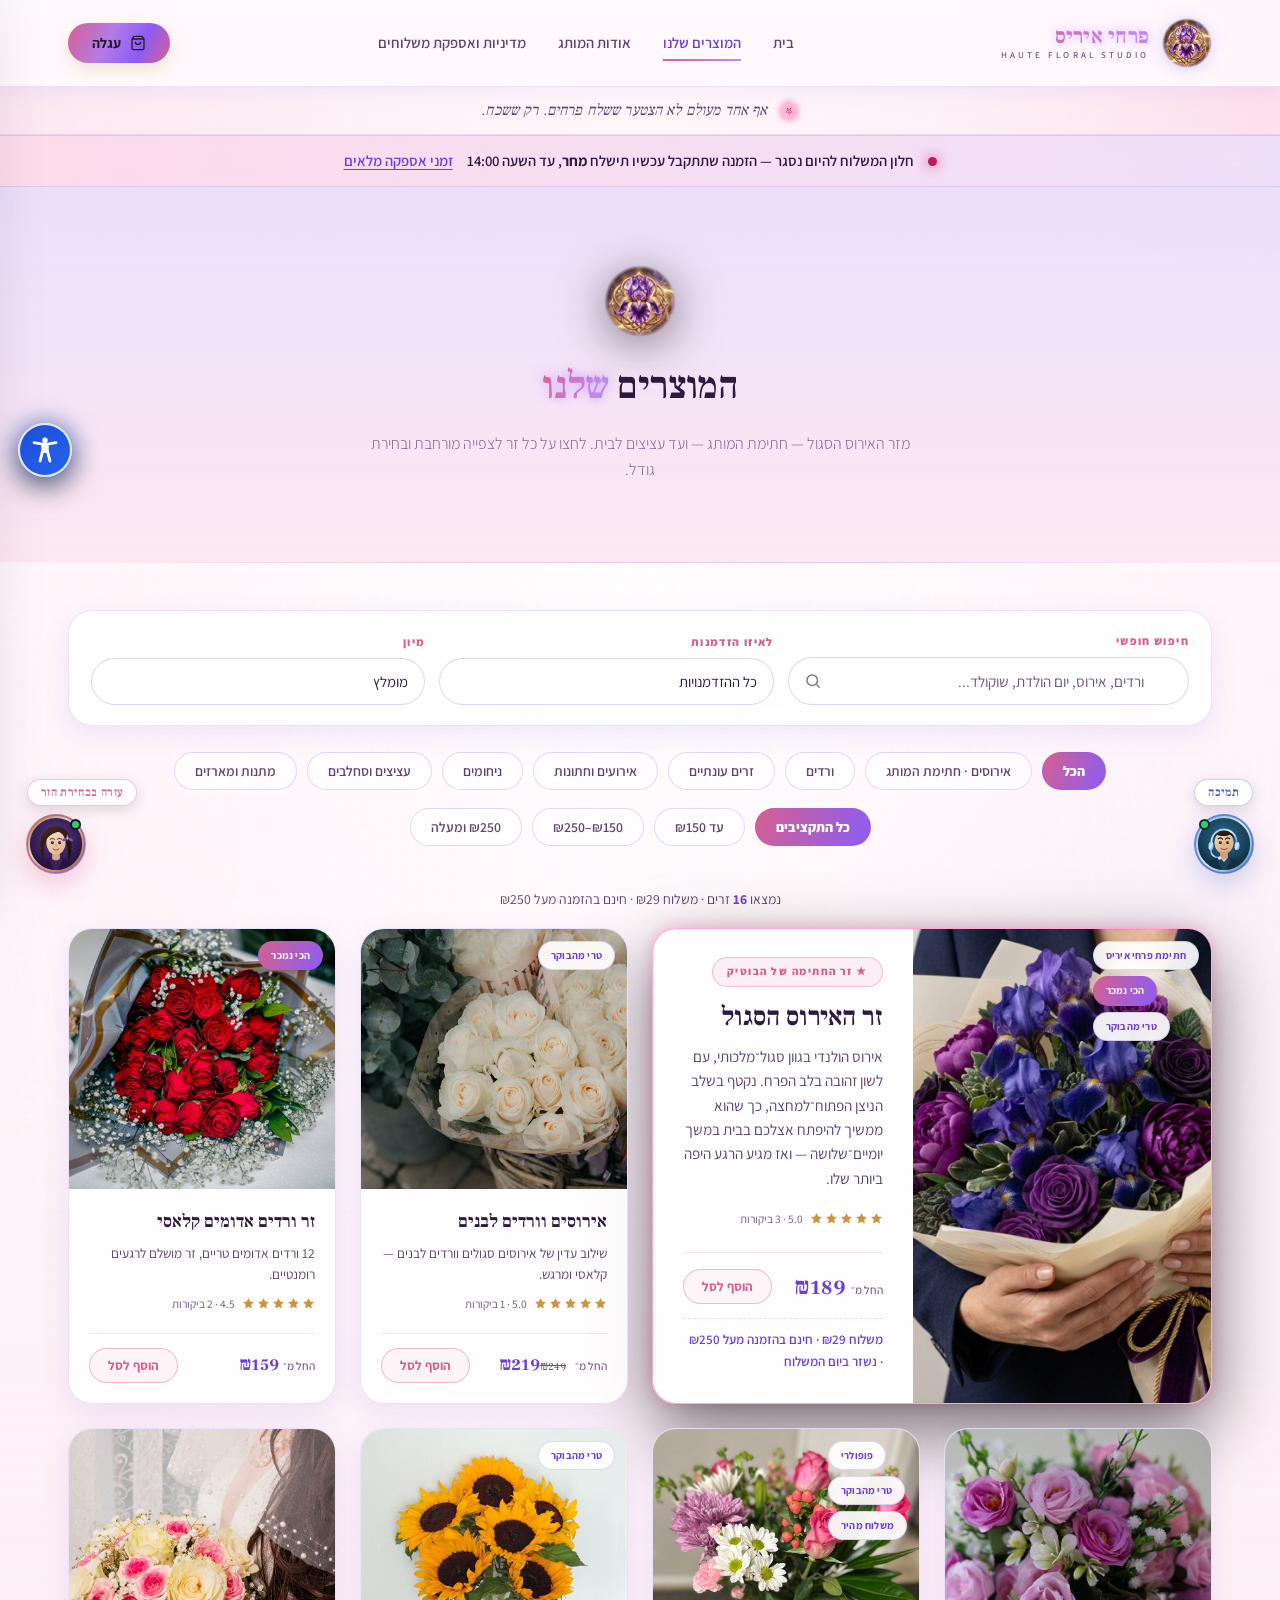
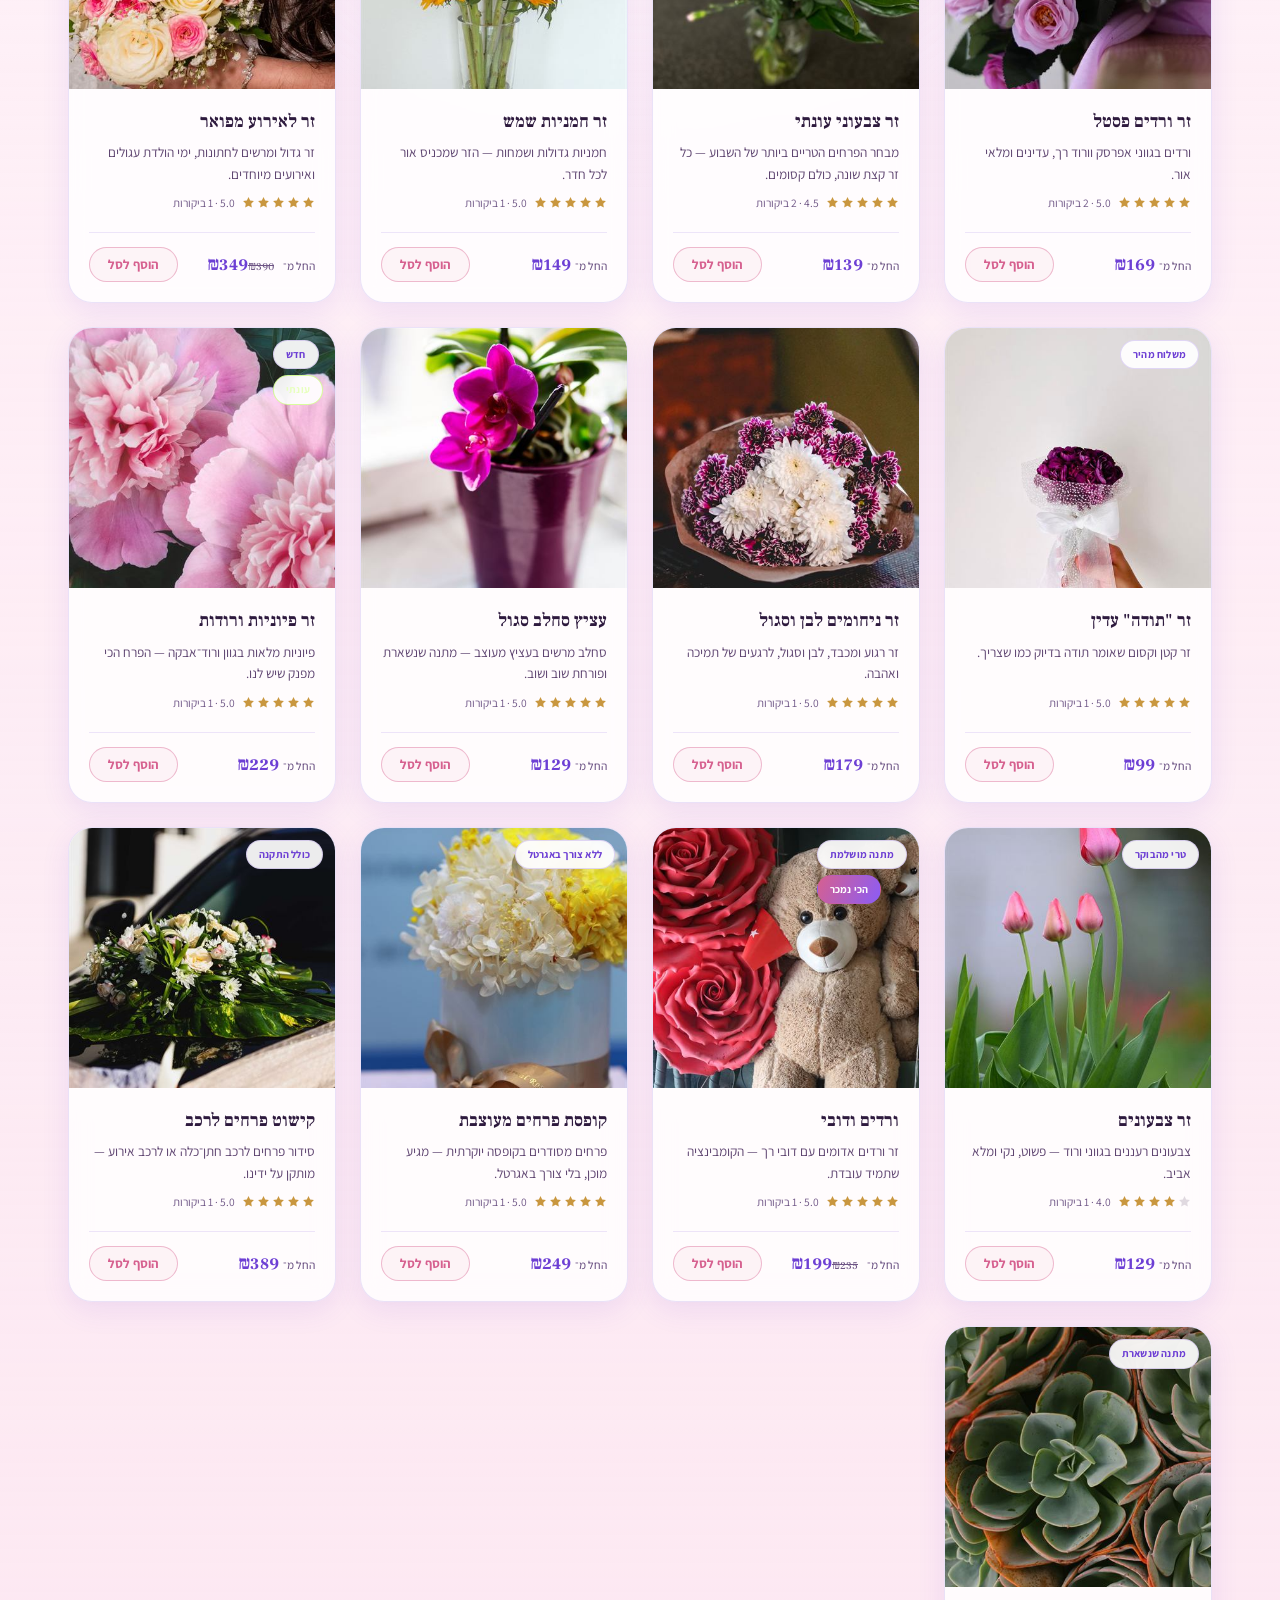
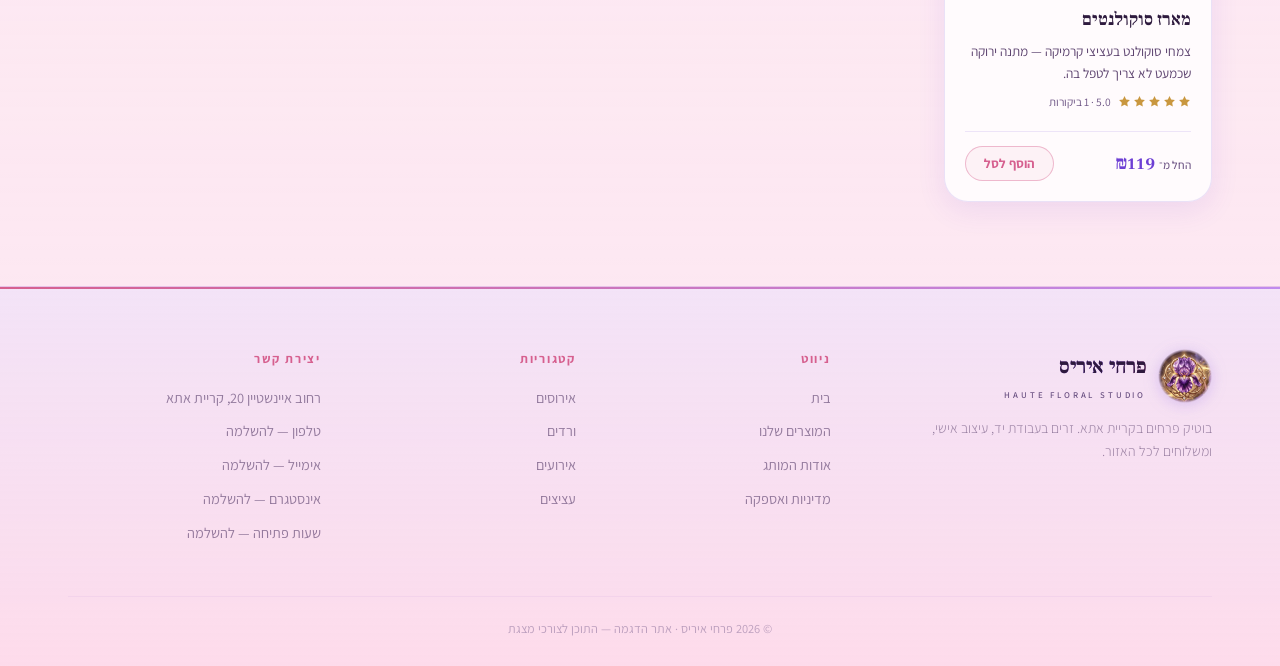
<file: catalog.html>
<!DOCTYPE html>
<html lang="he" dir="rtl">
<head>
<meta charset="UTF-8" />
<meta name="viewport" content="width=device-width, initial-scale=1.0" />
<title>המוצרים שלנו — פרחי איריס</title>
<meta name="description" content="הקטלוג המלא של פרחי איריס — זרי אירוסים, ורדים, חמניות, זרי אירועים ועציצים. שלוש מידות לכל זר." />
<meta name="theme-color" content="#070011" />
<link rel="icon" href="assets/brand/favicon.png" />

<!-- Open Graph — תצוגה מסודרת בהדבקת קישור בוואטסאפ ובפייסבוק -->
<meta property="og:type" content="website" />
<meta property="og:site_name" content="פרחי איריס" />
<meta property="og:locale" content="he_IL" />
<meta property="og:title" content="הקטלוג של פרחי איריס — זרים בעבודת יד" />
<meta property="og:description" content="זרי אירוסים, ורדים, חמניות, זרי אירועים ועציצים. שלוש מידות לכל זר, ומשלוח באותו יום." />
<meta property="og:image" content="https://example.com/assets/products/iris-signature.jpg" />
<meta property="og:image:alt" content="זר האירוס הסגול — חתימת פרחי איריס" />
<meta property="og:url" content="https://example.com/catalog.html" />
<meta name="twitter:card" content="summary_large_image" />
<meta name="twitter:title" content="הקטלוג של פרחי איריס — זרים בעבודת יד" />
<meta name="twitter:description" content="זרי אירוסים, ורדים, חמניות, זרי אירועים ועציצים. שלוש מידות לכל זר." />
<meta name="twitter:image" content="https://example.com/assets/products/iris-signature.jpg" />

<link rel="preconnect" href="https://fonts.googleapis.com">
<link rel="preconnect" href="https://fonts.gstatic.com" crossorigin>
<link href="https://fonts.googleapis.com/css2?family=Frank+Ruhl+Libre:wght@400;500;600;700&family=Assistant:wght@300;400;500;600;700&display=swap" rel="stylesheet">
<link rel="stylesheet" href="css/style.css" />
<link rel="stylesheet" href="css/aurora.css" />
<link rel="stylesheet" href="css/blossom.css" />
<link rel="stylesheet" href="css/a11y.css" />
</head>
<body>

<nav class="nav">
  <div class="container">
    <a href="index.html" class="brand">
      <img class="brand-mark" src="assets/brand/logo-mark-96.png" width="96" height="96" alt="פרחי איריס" />
      <span class="brand-type">
        <span class="name">פרחי איריס</span>
        <span class="sub">HAUTE FLORAL STUDIO</span>
      </span>
    </a>
    <div class="nav-links" id="navLinks">
      <a href="index.html">בית</a>
      <a href="catalog.html">המוצרים שלנו</a>
      <a href="about.html">אודות המותג</a>
      <a href="policy.html">מדיניות ואספקת משלוחים</a>
    </div>
    <div style="display:flex;align-items:center;gap:8px">
      <button class="cart-btn" onclick="openCart()">
        <svg viewBox="0 0 24 24" fill="none" stroke="currentColor" stroke-width="2"><path d="M6 2 3 6v14a2 2 0 0 0 2 2h14a2 2 0 0 0 2-2V6l-3-4z"/><path d="M3 6h18M16 10a4 4 0 0 1-8 0"/></svg>
        עגלה <span class="cart-badge" style="display:none">0</span>
      </button>
      <button class="nav-toggle" onclick="toggleNav()" aria-label="תפריט" aria-expanded="false" aria-controls="navLinks">☰</button>
    </div>
  </div>
</nav>

<div class="cutoff-bar" id="cutoffBar" role="status" aria-live="off"></div>

<main id="mainContent">

<header class="page-head">
  <div class="container">
    <img class="brand-mark" src="assets/brand/logo-mark-96.png" width="96" height="96" alt="" />
    <h1>המוצרים <em>שלנו</em></h1>
    <p>מזר האירוס הסגול — חתימת המותג — ועד עציצים לבית. לחצו על כל זר לצפייה מורחבת ובחירת גודל.</p>
  </div>
</header>

<section class="band-glow" style="padding-top:48px">
  <div class="container">

    <!-- ============================================================
         חיפוש ומיון — ככה אנשים באמת מחפשים פרחים:
         "משהו לאמא ליום הולדת עד 200 שקל", ולא "קטגוריית ורדים".
         ============================================================ -->
    <div class="catalog-tools" data-reveal>
      <div class="tool-field">
        <label for="catSearch">חיפוש חופשי</label>
        <div class="search-box">
          <input type="search" id="catSearch" placeholder="ורדים, אירוס, יום הולדת, שוקולד..."
                 autocomplete="off" oninput="onSearchInput(this.value)" />
          <svg class="ico" viewBox="0 0 24 24" fill="none" stroke="currentColor" stroke-width="2" aria-hidden="true">
            <circle cx="11" cy="11" r="7"/><path d="M21 21l-4.3-4.3"/>
          </svg>
          <button type="button" class="clear" id="searchClear" onclick="clearSearch()" aria-label="ניקוי החיפוש">✕</button>
        </div>
      </div>

      <div class="tool-field">
        <label for="occSelect">לאיזו הזדמנות</label>
        <select id="occSelect" onchange="setOccasion(this.value)">
          <option value="all">כל ההזדמנויות</option>
        </select>
      </div>

      <div class="tool-field">
        <label for="sortSelect">מיון</label>
        <select id="sortSelect" onchange="setSort(this.value)">
          <option value="featured">מומלץ</option>
          <option value="priceUp">מחיר — מהזול ליקר</option>
          <option value="priceDown">מחיר — מהיקר לזול</option>
          <option value="rating">הכי מדורגים</option>
        </select>
      </div>
    </div>

    <div class="cat-filters" id="catFilters" role="group" aria-label="סינון לפי קטגוריה"></div>
    <div class="cat-filters" id="budgetFilters" role="group" aria-label="סינון לפי תקציב" style="margin-top:-24px"></div>

    <div class="result-count" id="resultCount" role="status" aria-live="polite"></div>
    <div class="product-grid" id="productGrid"></div>
  </div>
</section>

</main>

<footer id="contact">
  <div class="container">
    <div class="footer-grid">
      <div>
        <div class="footer-brand">
          <img class="brand-mark" src="assets/brand/logo-mark-96.png" width="96" height="96" alt="" />
          <span>
            <span class="name" style="display:block">פרחי איריס</span>
            <span class="sub" style="display:block">HAUTE FLORAL STUDIO</span>
          </span>
        </div>
        <p>בוטיק פרחים בקריית אתא. זרים בעבודת יד, עיצוב אישי, ומשלוחים לכל האזור.</p>
      </div>
      <div>
        <h5>ניווט</h5>
        <ul>
          <li><a href="index.html">בית</a></li>
          <li><a href="catalog.html">המוצרים שלנו</a></li>
          <li><a href="about.html">אודות המותג</a></li>
          <li><a href="policy.html">מדיניות ואספקה</a></li>
        </ul>
      </div>
      <div>
        <h5>קטגוריות</h5>
        <ul>
          <li><a href="catalog.html#signature">אירוסים</a></li>
          <li><a href="catalog.html#roses">ורדים</a></li>
          <li><a href="catalog.html#events">אירועים</a></li>
          <li><a href="catalog.html#plants">עציצים</a></li>
        </ul>
      </div>
      <div>
        <h5>יצירת קשר</h5>
        <ul>
          <li><a href="https://waze.com/ul?q=%D7%90%D7%99%D7%99%D7%A0%D7%A9%D7%98%D7%99%D7%99%D7%9F%2020%20%D7%A7%D7%A8%D7%99%D7%99%D7%AA%20%D7%90%D7%AA%D7%90" target="_blank" rel="noopener">רחוב איינשטיין 20, קריית אתא</a></li>
          <li><a href="tel:040000000">טלפון — להשלמה</a></li>
          <li><a href="mailto:hello@iris-flowers.co.il">אימייל — להשלמה</a></li>
          <li><a href="https://instagram.com/" target="_blank" rel="noopener">אינסטגרם — להשלמה</a></li>
          <li>שעות פתיחה — להשלמה</li>
        </ul>
      </div>
    </div>
    <div class="footer-bottom">© <span id="year"></span> פרחי איריס · אתר הדגמה — התוכן לצורכי מצגת</div>
  </div>
</footer>

<div class="overlay" id="cartOverlay" onclick="closeCart()"></div>
<div class="cart-drawer" id="cartDrawer" role="dialog" aria-modal="true" aria-label="עגלת הקניות" aria-hidden="true">
  <div class="cart-head"><h3>העגלה שלך</h3><button class="cart-close" onclick="closeCart()" aria-label="סגירת העגלה">✕</button></div>
  <div class="cart-items" id="cartItems"></div>
  <div class="cart-foot">
    <div class="cart-total"><span>סה"כ כולל משלוח</span><span id="cartTotalValue">₪0</span></div>
    <a href="checkout.html" class="btn btn-deep btn-block">מעבר לתשלום</a>
  </div>
</div>

<button class="chat-launcher" onclick="toggleChat()" aria-label="פתח שיחה עם אגם">
  <span class="agent-tip">עזרה בבחירת הזר</span>
  <img src="assets/brand/avatar-agam.svg" alt="" />
  <span class="dot"></span>
</button>
<div class="chat-panel" id="chatPanel">
  <div class="chat-head">
    <img class="avatar-seal" src="assets/brand/avatar-agam.svg" alt="" />
    <div><h4>אגם</h4><span>יועצת הזרים שלנו · זמינה עכשיו</span></div>
    <button class="chat-close" onclick="toggleChat()" aria-label="סגור">✕</button>
  </div>
  <div class="chat-body" id="chatBody"></div>
  <form class="chat-input-row" onsubmit="sendChat(event)">
    <input type="text" id="chatInput" placeholder="כתבו הודעה..." autocomplete="off" />
    <button type="submit" aria-label="שלח"><svg viewBox="0 0 24 24" fill="currentColor"><path d="M2 21l21-9L2 3v7l15 2-15 2z"/></svg></button>
  </form>
  <button class="wa-btn" onclick="openShopWhatsApp()">
    <svg viewBox="0 0 24 24"><path d="M17.472 14.382c-.297-.149-1.758-.867-2.03-.967-.273-.099-.471-.148-.67.15-.197.297-.767.966-.94 1.164-.173.199-.347.223-.644.075-.297-.15-1.255-.463-2.39-1.475-.883-.788-1.48-1.761-1.653-2.059-.173-.297-.018-.458.13-.606.134-.133.297-.347.446-.52.149-.174.198-.298.298-.497.099-.198.05-.371-.025-.52-.075-.149-.669-1.612-.916-2.207-.242-.579-.487-.5-.669-.51a12.8 12.8 0 0 0-.57-.01c-.198 0-.52.074-.792.372-.272.297-1.04 1.016-1.04 2.479 0 1.462 1.065 2.875 1.213 3.074.149.198 2.096 3.2 5.077 4.487.709.306 1.262.489 1.694.625.712.227 1.36.195 1.871.118.571-.085 1.758-.719 2.006-1.413.248-.694.248-1.289.173-1.413-.074-.124-.272-.198-.57-.347m-5.421 7.403h-.004a9.87 9.87 0 0 1-5.031-1.378l-.361-.214-3.741.982.998-3.648-.235-.374a9.86 9.86 0 0 1-1.51-5.26c.001-5.45 4.436-9.884 9.888-9.884 2.64 0 5.122 1.03 6.988 2.898a9.825 9.825 0 0 1 2.893 6.994c-.003 5.45-4.437 9.884-9.885 9.884m8.413-18.297A11.815 11.815 0 0 0 12.05 0C5.495 0 .16 5.335.157 11.892c0 2.096.547 4.142 1.588 5.945L.057 24l6.305-1.654a11.882 11.882 0 0 0 5.683 1.448h.005c6.554 0 11.89-5.335 11.893-11.893A11.821 11.821 0 0 0 20.885 3.488"/></svg>
    מעבר לשיחה אישית ב-WhatsApp
  </button>
</div>

<button class="support-launcher" onclick="toggleSupport()" aria-label="פתח תמיכה עם מיכאל">
  <span class="agent-tip">תמיכה</span>
  <img src="assets/brand/avatar-michael.svg" alt="" />
  <span class="dot"></span>
</button>
<div class="support-panel" id="supportPanel">
  <div class="chat-head">
    <img class="avatar-seal" src="assets/brand/avatar-michael.svg" alt="" />
    <div><h4>מיכאל</h4><span>תמיכה טכנית ומשלוחים</span></div>
    <button class="chat-close" onclick="toggleSupport()" aria-label="סגור">✕</button>
  </div>
  <div class="chat-body" id="supportBody"></div>
  <form class="chat-input-row" onsubmit="sendSupport(event)">
    <input type="text" id="supportInput" placeholder="תארו תקלה, או הקלידו מספר הזמנה..." autocomplete="off" />
    <button type="submit" aria-label="שלח"><svg viewBox="0 0 24 24" fill="currentColor"><path d="M2 21l21-9L2 3v7l15 2-15 2z"/></svg></button>
  </form>
  <button class="wa-btn" onclick="openShopWhatsApp()">
    <svg viewBox="0 0 24 24"><path d="M17.472 14.382c-.297-.149-1.758-.867-2.03-.967-.273-.099-.471-.148-.67.15-.197.297-.767.966-.94 1.164-.173.199-.347.223-.644.075-.297-.15-1.255-.463-2.39-1.475-.883-.788-1.48-1.761-1.653-2.059-.173-.297-.018-.458.13-.606.134-.133.297-.347.446-.52.149-.174.198-.298.298-.497.099-.198.05-.371-.025-.52-.075-.149-.669-1.612-.916-2.207-.242-.579-.487-.5-.669-.51a12.8 12.8 0 0 0-.57-.01c-.198 0-.52.074-.792.372-.272.297-1.04 1.016-1.04 2.479 0 1.462 1.065 2.875 1.213 3.074.149.198 2.096 3.2 5.077 4.487.709.306 1.262.489 1.694.625.712.227 1.36.195 1.871.118.571-.085 1.758-.719 2.006-1.413.248-.694.248-1.289.173-1.413-.074-.124-.272-.198-.57-.347m-5.421 7.403h-.004a9.87 9.87 0 0 1-5.031-1.378l-.361-.214-3.741.982.998-3.648-.235-.374a9.86 9.86 0 0 1-1.51-5.26c.001-5.45 4.436-9.884 9.888-9.884 2.64 0 5.122 1.03 6.988 2.898a9.825 9.825 0 0 1 2.893 6.994c-.003 5.45-4.437 9.884-9.885 9.884m8.413-18.297A11.815 11.815 0 0 0 12.05 0C5.495 0 .16 5.335.157 11.892c0 2.096.547 4.142 1.588 5.945L.057 24l6.305-1.654a11.882 11.882 0 0 0 5.683 1.448h.005c6.554 0 11.89-5.335 11.893-11.893A11.821 11.821 0 0 0 20.885 3.488"/></svg>
    מעבר לשיחה אישית ב-WhatsApp
  </button>
</div>
<script src="js/a11y.js"></script>
<script src="js/products.js"></script>
<script src="js/cart.js"></script>
<script src="js/product-modal.js"></script>
<script src="js/chat-widget.js"></script>
<script src="js/site.js"></script>
<script src="js/enhance.js"></script>
<script>
  /* ============================================================
     מצב הקטלוג — קטגוריה · אירוע · תקציב · חיפוש · מיון.
     כל שינוי מריץ מחדש את אותה שרשרת, כך שאין מצב שבו
     שני מסננים סותרים זה את זה.
     ============================================================ */
  const view = {
    cat: (location.hash || "").replace("#", "") || "all",
    occasion: "all",
    budget: "all",
    query: "",
    sort: "featured",
  };

  function renderFilters() {
    const all = [{ id: "all", name: "הכל" }, ...CATEGORIES];
    document.getElementById("catFilters").innerHTML = all
      .map(
        (c) =>
          `<button type="button" class="${view.cat === c.id ? "active" : ""}" aria-pressed="${view.cat === c.id}"
                   onclick="setFilter('${c.id}')">${esc(c.name)}</button>`
      )
      .join("");

    document.getElementById("budgetFilters").innerHTML =
      [{ id: "all", label: "כל התקציבים" }, ...BUDGETS]
        .map(
          (b) =>
            `<button type="button" class="${view.budget === b.id ? "active" : ""}" aria-pressed="${view.budget === b.id}"
                     onclick="setBudget('${b.id}')">${esc(b.label)}</button>`
        )
        .join("");

    const occSel = document.getElementById("occSelect");
    if (occSel.options.length <= 1) {
      OCCASIONS.forEach((o) => {
        const opt = document.createElement("option");
        opt.value = o.id;
        opt.textContent = `${o.emo} ${o.label}`;
        occSel.appendChild(opt);
      });
    }
  }

  function currentList() {
    let list = PRODUCTS.slice();
    if (view.cat !== "all") list = list.filter((p) => p.category === view.cat);
    if (view.occasion !== "all") list = list.filter((p) => occasionsOf(p.id).includes(view.occasion));
    if (view.budget !== "all") list = list.filter((p) => budgetOf(p) === view.budget);
    list = searchProducts(view.query, list);
    const sorter = SORTERS[view.sort];
    if (sorter) list.sort(sorter);
    return list;
  }

  function renderProducts() {
    const list = currentList();
    const grid = document.getElementById("productGrid");
    const count = document.getElementById("resultCount");

    if (!list.length) {
      grid.innerHTML = `
        <div class="no-results">
          <strong>לא מצאנו זר שמתאים לסינון הזה</strong>
          נסו לנקות מסנן אחד, או פשוט שאלו את אגם בצ'אט — היא תמצא לכם משהו.
          <div style="margin-top:18px"><button type="button" class="btn btn-ghost" onclick="resetFilters()">ניקוי כל המסננים</button></div>
        </div>`;
      count.textContent = "";
      return;
    }

    // הזר הראשון ברשימה מקבל כרטיס כפול — אלא אם מסננים לתוצאה בודדת
    const useHero = list.length >= 4 && view.query === "";
    grid.innerHTML = useHero
      ? productCardHTML(list[0], "hero") + list.slice(1).map((p) => productCardHTML(p)).join("")
      : list.map((p) => productCardHTML(p)).join("");

    count.innerHTML = `נמצאו <b>${list.length}</b> ${list.length === 1 ? "זר" : "זרים"}${
      view.query ? ` עבור "${esc(view.query)}"` : ""
    } · ${esc(deliveryFeeText())}`;
  }

  function apply() {
    renderFilters();
    renderProducts();
  }

  function setFilter(id) {
    view.cat = id;
    history.replaceState(null, "", id === "all" ? "catalog.html" : `catalog.html#${id}`);
    apply();
  }

  function setBudget(id) {
    view.budget = id;
    apply();
  }

  function setOccasion(id) {
    view.occasion = id;
    apply();
  }

  function setSort(id) {
    view.sort = id;
    apply();
  }

  let searchTimer = null;
  function onSearchInput(value) {
    view.query = value;
    document.getElementById("searchClear").classList.toggle("show", value.length > 0);
    clearTimeout(searchTimer);
    searchTimer = setTimeout(apply, 160); // השהיה קלה כדי לא לרנדר על כל תו
  }

  function clearSearch() {
    document.getElementById("catSearch").value = "";
    onSearchInput("");
    document.getElementById("catSearch").focus();
  }

  function resetFilters() {
    view.cat = "all";
    view.occasion = "all";
    view.budget = "all";
    view.query = "";
    view.sort = "featured";
    document.getElementById("catSearch").value = "";
    document.getElementById("occSelect").value = "all";
    document.getElementById("sortSelect").value = "featured";
    document.getElementById("searchClear").classList.remove("show");
    apply();
  }

  apply();
</script>
</body>
</html>
</file>
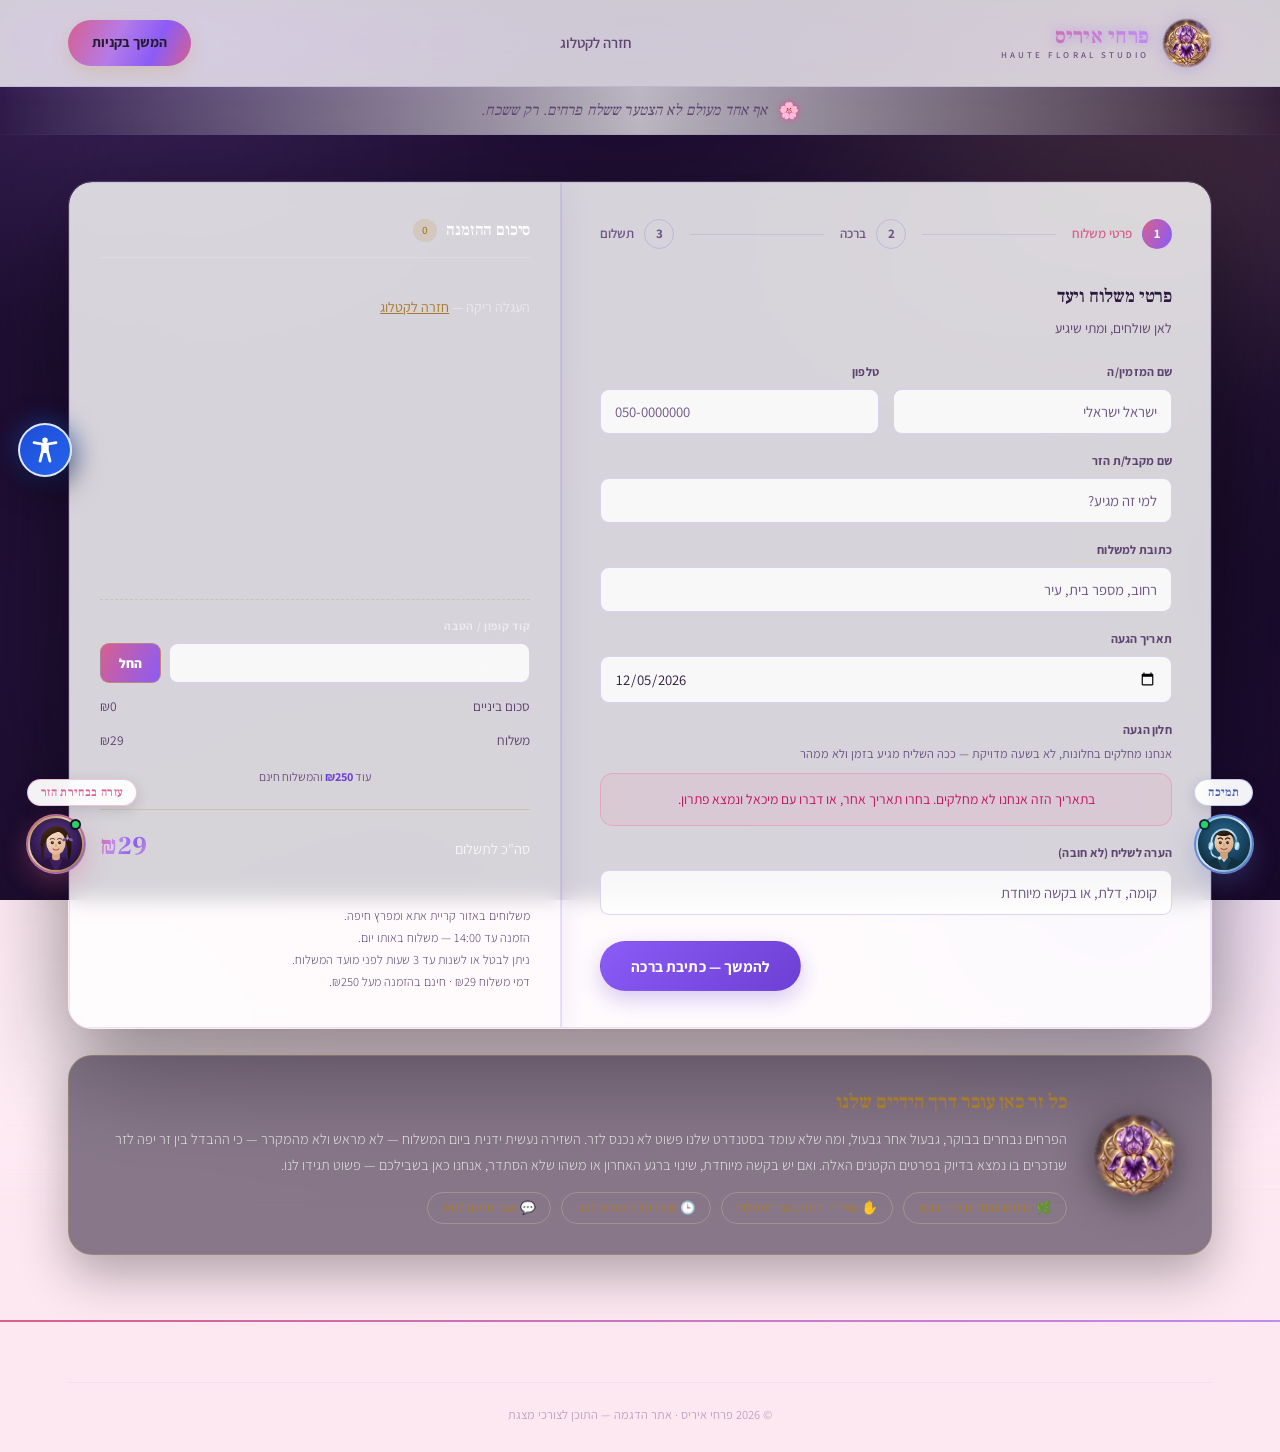
<file: checkout.html>
<!DOCTYPE html>
<html lang="he" dir="rtl">
<head>
<meta charset="UTF-8" />
<meta name="viewport" content="width=device-width, initial-scale=1.0" />
<title>השלמת הזמנה — פרחי איריס</title>
<meta name="theme-color" content="#070011" />
<meta property="og:type" content="website" />
<meta property="og:site_name" content="פרחי איריס" />
<meta property="og:locale" content="he_IL" />
<meta property="og:title" content="השלמת הזמנה — פרחי איריס" />
<meta property="og:description" content="עוד כמה פרטים והזר בדרך אליכם." />
<meta property="og:image" content="https://example.com/assets/brand/logo-hero.jpg" />
<meta property="og:url" content="https://example.com/checkout.html" />
<meta name="twitter:card" content="summary_large_image" />
<meta name="twitter:title" content="השלמת הזמנה — פרחי איריס" />
<meta name="twitter:description" content="עוד כמה פרטים והזר בדרך אליכם." />
<meta name="twitter:image" content="https://example.com/assets/brand/logo-hero.jpg" />
<link rel="icon" href="assets/brand/favicon.png" />
<link rel="preconnect" href="https://fonts.googleapis.com">
<link rel="preconnect" href="https://fonts.gstatic.com" crossorigin>
<link href="https://fonts.googleapis.com/css2?family=Frank+Ruhl+Libre:wght@400;500;600;700&family=Assistant:wght@300;400;500;600;700&display=swap" rel="stylesheet">
<link rel="stylesheet" href="css/style.css" />
<link rel="stylesheet" href="css/aurora.css" />
<link rel="stylesheet" href="css/blossom.css" />
<link rel="stylesheet" href="css/a11y.css" />
</head>
<body class="checkout-page">

<div class="checkout-bg"></div>

<nav class="nav">
  <div class="container">
    <a href="index.html" class="brand">
      <img class="brand-mark" src="assets/brand/logo-mark-96.png" width="96" height="96" alt="פרחי איריס" />
      <span class="brand-type">
        <span class="name">פרחי איריס</span>
        <span class="sub">HAUTE FLORAL STUDIO</span>
      </span>
    </a>
    <div class="nav-links" id="navLinks">
      <a href="catalog.html">חזרה לקטלוג</a>
    </div>
    <a href="catalog.html" class="cart-btn">המשך בקניות</a>
  </div>
</nav>

<main id="mainContent">
<section style="padding:46px 0 64px">
  <div class="container">

    <div id="formView">
      <div class="checkout-shell">
        <div class="checkout-main">
          <div class="checkout-progress" id="progressBar"></div>

          <div class="step-panel active" id="step1">
            <h3>פרטי משלוח ויעד</h3>
            <p class="sub">לאן שולחים, ומתי שיגיע</p>
            <div class="field-row">
              <div class="field"><label>שם המזמין/ה</label><input type="text" id="fName" placeholder="ישראל ישראלי" /></div>
              <div class="field"><label>טלפון</label><input type="tel" id="fPhone" placeholder="050-0000000" /></div>
            </div>
            <div class="field"><label>שם מקבל/ת הזר</label><input type="text" id="fRecipient" placeholder="למי זה מגיע?" /></div>
            <div class="field"><label>כתובת למשלוח</label><input type="text" id="fAddress" placeholder="רחוב, מספר בית, עיר" /></div>
            <div class="field"><label for="fDate">תאריך הגעה</label><input type="date" id="fDate" onchange="renderSlots()" /></div>
            <div class="field">
              <label id="slotLabel">חלון הגעה</label>
              <p class="field-hint">אנחנו מחלקים בחלונות, לא בשעה מדויקת — ככה השליח מגיע בזמן ולא ממהר</p>
              <div class="slot-grid" id="slotGrid" role="radiogroup" aria-labelledby="slotLabel"></div>
            </div>
            <div class="field"><label>הערה לשליח (לא חובה)</label><input type="text" id="fNote" placeholder="קומה, דלת, או בקשה מיוחדת" /></div>
            <div class="step-nav">
              <span></span>
              <button class="btn btn-deep" onclick="goStep(2)">להמשך — כתיבת ברכה</button>
            </div>
          </div>

          <div class="step-panel" id="step2">
            <h3>עיצוב ברכה והקדשה</h3>
            <p class="sub">בחרו סגנון ואגם תנסח עבורכם — אפשר גם לערוך או לכתוב מאפס</p>
            <div class="tone-buttons" id="toneButtons"></div>
            <div class="greeting-card">
              <textarea id="fGreeting" placeholder="כתבו כאן את הברכה שלכם, או בחרו סגנון למעלה..."></textarea>
            </div>
            <div class="regen-row" id="regenRow" style="display:none">
              <button class="regen-btn" onclick="regenerateGreeting()">↻ נסח לי ניסוח אחר</button>
            </div>

            <!-- ============================================================
                 שליחה אנונימית — הרבה זרים נשלחים בלי חשיפת השולח.
                 ============================================================ -->
            <div class="switch-row">
              <span class="txt">
                <b>שליחה אנונימית</b>
                <small id="anonNote">כברירת מחדל שם השולח מופיע על כרטיס הברכה.</small>
              </span>
              <button type="button" class="switch" id="anonSwitch" role="switch" aria-checked="false"
                      aria-label="שליחה אנונימית — ללא חשיפת שם השולח" onclick="toggleAnonymous()"></button>
            </div>

            <!-- ============================================================
                 תוספות לזר — נבחרות אחרי הברכה ולפני התשלום.
                 ============================================================ -->
            <h3 style="margin-top:30px;font-size:1.05rem">רוצים לצרף משהו לזר?</h3>
            <p class="sub">אפשר גם בלי — הזר מושלם גם לבד</p>
            <div class="addons" id="addonsBox" role="group" aria-label="תוספות לזר"></div>

            <div class="step-nav">
              <button class="btn btn-ghost" onclick="goStep(1)">חזרה</button>
              <button class="btn btn-deep" onclick="goStep(3)">להמשך — תשלום</button>
            </div>
          </div>

          <div class="step-panel" id="step3">
            <div class="demo-flag">מצב הדגמה — לא יבוצע חיוב אמיתי בכרטיס האשראי</div>
            <h3>פרטי תשלום</h3>
            <p class="sub">התשלום מאובטח ומוצפן</p>
            <div class="field"><label>מספר כרטיס</label><input type="text" id="fCard" placeholder="0000 0000 0000 0000" maxlength="19" /></div>
            <div class="field-row">
              <div class="field"><label>תוקף</label><input type="text" id="fExp" placeholder="MM/YY" maxlength="5" /></div>
              <div class="field"><label>CVV</label><input type="text" id="fCvv" placeholder="123" maxlength="3" /></div>
            </div>
            <div class="field"><label>תעודת זהות של בעל הכרטיס</label><input type="text" id="fId" placeholder="000000000" maxlength="9" /></div>
            <div class="step-nav">
              <button class="btn btn-ghost" onclick="goStep(2)">חזרה</button>
              <button class="btn btn-deep" style="flex:1" onclick="submitOrder()">אישור הזמנה · <span class="js-total">₪0</span></button>
            </div>
          </div>
        </div>

        <aside class="checkout-aside">
          <h3>סיכום ההזמנה <span class="count" id="orderCount">0</span></h3>
          <div class="aside-lines" id="orderLines"></div>

          <div class="coupon">
            <div class="coupon-label">קוד קופון / הטבה</div>
            <div class="coupon-row">
              <input type="text" id="couponInput" placeholder="הזינו קוד" autocomplete="off"
                     onkeydown="if(event.key==='Enter'){event.preventDefault();applyCoupon();}" />
              <button type="button" onclick="applyCoupon()">החל</button>
            </div>
            <div class="coupon-msg" id="couponMsg"></div>
          </div>

          <div id="orderAddons"></div>
          <div class="order-sub" id="orderSubtotal"></div>
          <div class="order-sub discount" id="orderDiscount" style="display:none"></div>
          <div class="order-sub" id="orderShipping"></div>
          <div class="cart-progress"><div class="label" id="shipHint"></div></div>

          <div class="order-total">
            <span>סה"כ לתשלום</span>
            <span class="amount js-total">₪0</span>
          </div>

          <div class="aside-note">
            משלוחים באזור קריית אתא ומפרץ חיפה.<br>
            הזמנה עד 14:00 — משלוח באותו יום.<br>
            ניתן לבטל או לשנות עד 3 שעות לפני מועד המשלוח.<br>
            דמי משלוח ₪29 · חינם בהזמנה מעל ₪250.
          </div>
        </aside>
      </div>

      <div class="care-banner">
        <img class="seal" src="assets/brand/logo-mark-96.png" width="96" height="96" alt="" />
        <div>
          <h4>כל זר כאן עובר דרך הידיים שלנו</h4>
          <p>
            הפרחים נבחרים בבוקר, גבעול אחר גבעול, ומה שלא עומד בסטנדרט שלנו פשוט לא נכנס לזר.
            השזירה נעשית ידנית ביום המשלוח — לא מראש ולא מהמקרר — כי ההבדל בין זר יפה לזר שנזכרים בו
            נמצא בדיוק בפרטים הקטנים האלה. ואם יש בקשה מיוחדת, שינוי ברגע האחרון או משהו שלא הסתדר,
            אנחנו כאן בשבילכם — פשוט תגידו לנו.
          </p>
          <div class="care-points">
            <span>🌿 פרחים נבחרים מדי בוקר</span>
            <span>✋ שזירה ידנית ביום המשלוח</span>
            <span>🕒 שינוי עד 3 שעות לפני</span>
            <span>💬 אגם זמינה 24/7</span>
          </div>
        </div>
      </div>
    </div>

    <div id="successView" class="success-screen" style="display:none">
      <img class="seal" src="assets/brand/logo-mark-96.png" width="96" height="96" alt="" />
      <h2>ההזמנה התקבלה</h2>
      <p>מספר הזמנה:</p>
      <p class="order-no" id="orderNumber"></p>
      <p style="margin-top:14px">פרטי ההזמנה נשלחים כעת לוואטסאפ של החנות.<br>אם החלון לא נפתח אוטומטית — לחצו על הכפתור הירוק.</p>

      <div class="success-actions">
        <button class="btn wa-send" onclick="openOrderWhatsApp()">
          <svg viewBox="0 0 24 24"><path d="M17.472 14.382c-.297-.149-1.758-.867-2.03-.967-.273-.099-.471-.148-.67.15-.197.297-.767.966-.94 1.164-.173.199-.347.223-.644.075-.297-.15-1.255-.463-2.39-1.475-.883-.788-1.48-1.761-1.653-2.059-.173-.297-.018-.458.13-.606.134-.133.297-.347.446-.52.149-.174.198-.298.298-.497.099-.198.05-.371-.025-.52-.075-.149-.669-1.612-.916-2.207-.242-.579-.487-.5-.669-.51a12.8 12.8 0 0 0-.57-.01c-.198 0-.52.074-.792.372-.272.297-1.04 1.016-1.04 2.479 0 1.462 1.065 2.875 1.213 3.074.149.198 2.096 3.2 5.077 4.487.709.306 1.262.489 1.694.625.712.227 1.36.195 1.871.118.571-.085 1.758-.719 2.006-1.413.248-.694.248-1.289.173-1.413-.074-.124-.272-.198-.57-.347m-5.421 7.403h-.004a9.87 9.87 0 0 1-5.031-1.378l-.361-.214-3.741.982.998-3.648-.235-.374a9.86 9.86 0 0 1-1.51-5.26c.001-5.45 4.436-9.884 9.888-9.884 2.64 0 5.122 1.03 6.988 2.898a9.825 9.825 0 0 1 2.893 6.994c-.003 5.45-4.437 9.884-9.885 9.884m8.413-18.297A11.815 11.815 0 0 0 12.05 0C5.495 0 .16 5.335.157 11.892c0 2.096.547 4.142 1.588 5.945L.057 24l6.305-1.654a11.882 11.882 0 0 0 5.683 1.448h.005c6.554 0 11.89-5.335 11.893-11.893A11.821 11.821 0 0 0 20.885 3.488"/></svg>
          שליחת ההזמנה בוואטסאפ
        </button>
        <button class="btn btn-ghost" onclick="copyOrderMessage()">העתקת פרטי ההזמנה</button>
      </div>
      <div class="copy-msg" id="copyMsg"></div>
      <div class="mail-status" id="mailStatus"></div>

      <p class="success-note">
        התשלום יתואם איתכם טלפונית. <strong>פרטי כרטיס האשראי אינם נשלחים בוואטסאפ</strong> — מטעמי אבטחה.<br>
        זהו אתר הדגמה — לא בוצע חיוב אמיתי.
      </p>
      <a href="catalog.html" class="btn btn-deep" style="margin-top:22px">חזרה לקטלוג</a>
    </div>

  </div>
</section>
</main>

<footer>
  <div class="container">
    <div class="footer-bottom">© <span id="year"></span> פרחי איריס · אתר הדגמה — התוכן לצורכי מצגת</div>
  </div>
</footer>

<button class="chat-launcher" onclick="toggleChat()" aria-label="פתח שיחה עם אגם">
  <span class="agent-tip">עזרה בבחירת הזר</span>
  <img src="assets/brand/avatar-agam.svg" alt="" />
  <span class="dot"></span>
</button>
<div class="chat-panel" id="chatPanel">
  <div class="chat-head">
    <img class="avatar-seal" src="assets/brand/avatar-agam.svg" alt="" />
    <div><h4>אגם</h4><span>יועצת הזרים שלנו · זמינה עכשיו</span></div>
    <button class="chat-close" onclick="toggleChat()" aria-label="סגור">✕</button>
  </div>
  <div class="chat-body" id="chatBody"></div>
  <form class="chat-input-row" onsubmit="sendChat(event)">
    <input type="text" id="chatInput" placeholder="כתבו הודעה..." autocomplete="off" />
    <button type="submit" aria-label="שלח"><svg viewBox="0 0 24 24" fill="currentColor"><path d="M2 21l21-9L2 3v7l15 2-15 2z"/></svg></button>
  </form>
  <button class="wa-btn" onclick="openShopWhatsApp()">
    <svg viewBox="0 0 24 24"><path d="M17.472 14.382c-.297-.149-1.758-.867-2.03-.967-.273-.099-.471-.148-.67.15-.197.297-.767.966-.94 1.164-.173.199-.347.223-.644.075-.297-.15-1.255-.463-2.39-1.475-.883-.788-1.48-1.761-1.653-2.059-.173-.297-.018-.458.13-.606.134-.133.297-.347.446-.52.149-.174.198-.298.298-.497.099-.198.05-.371-.025-.52-.075-.149-.669-1.612-.916-2.207-.242-.579-.487-.5-.669-.51a12.8 12.8 0 0 0-.57-.01c-.198 0-.52.074-.792.372-.272.297-1.04 1.016-1.04 2.479 0 1.462 1.065 2.875 1.213 3.074.149.198 2.096 3.2 5.077 4.487.709.306 1.262.489 1.694.625.712.227 1.36.195 1.871.118.571-.085 1.758-.719 2.006-1.413.248-.694.248-1.289.173-1.413-.074-.124-.272-.198-.57-.347m-5.421 7.403h-.004a9.87 9.87 0 0 1-5.031-1.378l-.361-.214-3.741.982.998-3.648-.235-.374a9.86 9.86 0 0 1-1.51-5.26c.001-5.45 4.436-9.884 9.888-9.884 2.64 0 5.122 1.03 6.988 2.898a9.825 9.825 0 0 1 2.893 6.994c-.003 5.45-4.437 9.884-9.885 9.884m8.413-18.297A11.815 11.815 0 0 0 12.05 0C5.495 0 .16 5.335.157 11.892c0 2.096.547 4.142 1.588 5.945L.057 24l6.305-1.654a11.882 11.882 0 0 0 5.683 1.448h.005c6.554 0 11.89-5.335 11.893-11.893A11.821 11.821 0 0 0 20.885 3.488"/></svg>
    מעבר לשיחה אישית ב-WhatsApp
  </button>
</div>

<button class="support-launcher" onclick="toggleSupport()" aria-label="פתח תמיכה עם מיכאל">
  <span class="agent-tip">תמיכה</span>
  <img src="assets/brand/avatar-michael.svg" alt="" />
  <span class="dot"></span>
</button>
<div class="support-panel" id="supportPanel">
  <div class="chat-head">
    <img class="avatar-seal" src="assets/brand/avatar-michael.svg" alt="" />
    <div><h4>מיכאל</h4><span>תמיכה טכנית ומשלוחים</span></div>
    <button class="chat-close" onclick="toggleSupport()" aria-label="סגור">✕</button>
  </div>
  <div class="chat-body" id="supportBody"></div>
  <form class="chat-input-row" onsubmit="sendSupport(event)">
    <input type="text" id="supportInput" placeholder="תארו תקלה, או הקלידו מספר הזמנה..." autocomplete="off" />
    <button type="submit" aria-label="שלח"><svg viewBox="0 0 24 24" fill="currentColor"><path d="M2 21l21-9L2 3v7l15 2-15 2z"/></svg></button>
  </form>
  <button class="wa-btn" onclick="openShopWhatsApp()">
    <svg viewBox="0 0 24 24"><path d="M17.472 14.382c-.297-.149-1.758-.867-2.03-.967-.273-.099-.471-.148-.67.15-.197.297-.767.966-.94 1.164-.173.199-.347.223-.644.075-.297-.15-1.255-.463-2.39-1.475-.883-.788-1.48-1.761-1.653-2.059-.173-.297-.018-.458.13-.606.134-.133.297-.347.446-.52.149-.174.198-.298.298-.497.099-.198.05-.371-.025-.52-.075-.149-.669-1.612-.916-2.207-.242-.579-.487-.5-.669-.51a12.8 12.8 0 0 0-.57-.01c-.198 0-.52.074-.792.372-.272.297-1.04 1.016-1.04 2.479 0 1.462 1.065 2.875 1.213 3.074.149.198 2.096 3.2 5.077 4.487.709.306 1.262.489 1.694.625.712.227 1.36.195 1.871.118.571-.085 1.758-.719 2.006-1.413.248-.694.248-1.289.173-1.413-.074-.124-.272-.198-.57-.347m-5.421 7.403h-.004a9.87 9.87 0 0 1-5.031-1.378l-.361-.214-3.741.982.998-3.648-.235-.374a9.86 9.86 0 0 1-1.51-5.26c.001-5.45 4.436-9.884 9.888-9.884 2.64 0 5.122 1.03 6.988 2.898a9.825 9.825 0 0 1 2.893 6.994c-.003 5.45-4.437 9.884-9.885 9.884m8.413-18.297A11.815 11.815 0 0 0 12.05 0C5.495 0 .16 5.335.157 11.892c0 2.096.547 4.142 1.588 5.945L.057 24l6.305-1.654a11.882 11.882 0 0 0 5.683 1.448h.005c6.554 0 11.89-5.335 11.893-11.893A11.821 11.821 0 0 0 20.885 3.488"/></svg>
    מעבר לשיחה אישית ב-WhatsApp
  </button>
</div>
<script src="js/a11y.js"></script>
<script src="js/products.js"></script>
<script src="js/cart.js"></script>
<script src="js/chat-widget.js"></script>
<script src="js/checkout.js"></script>
<script src="js/enhance.js"></script>
</body>
</html>
</file>
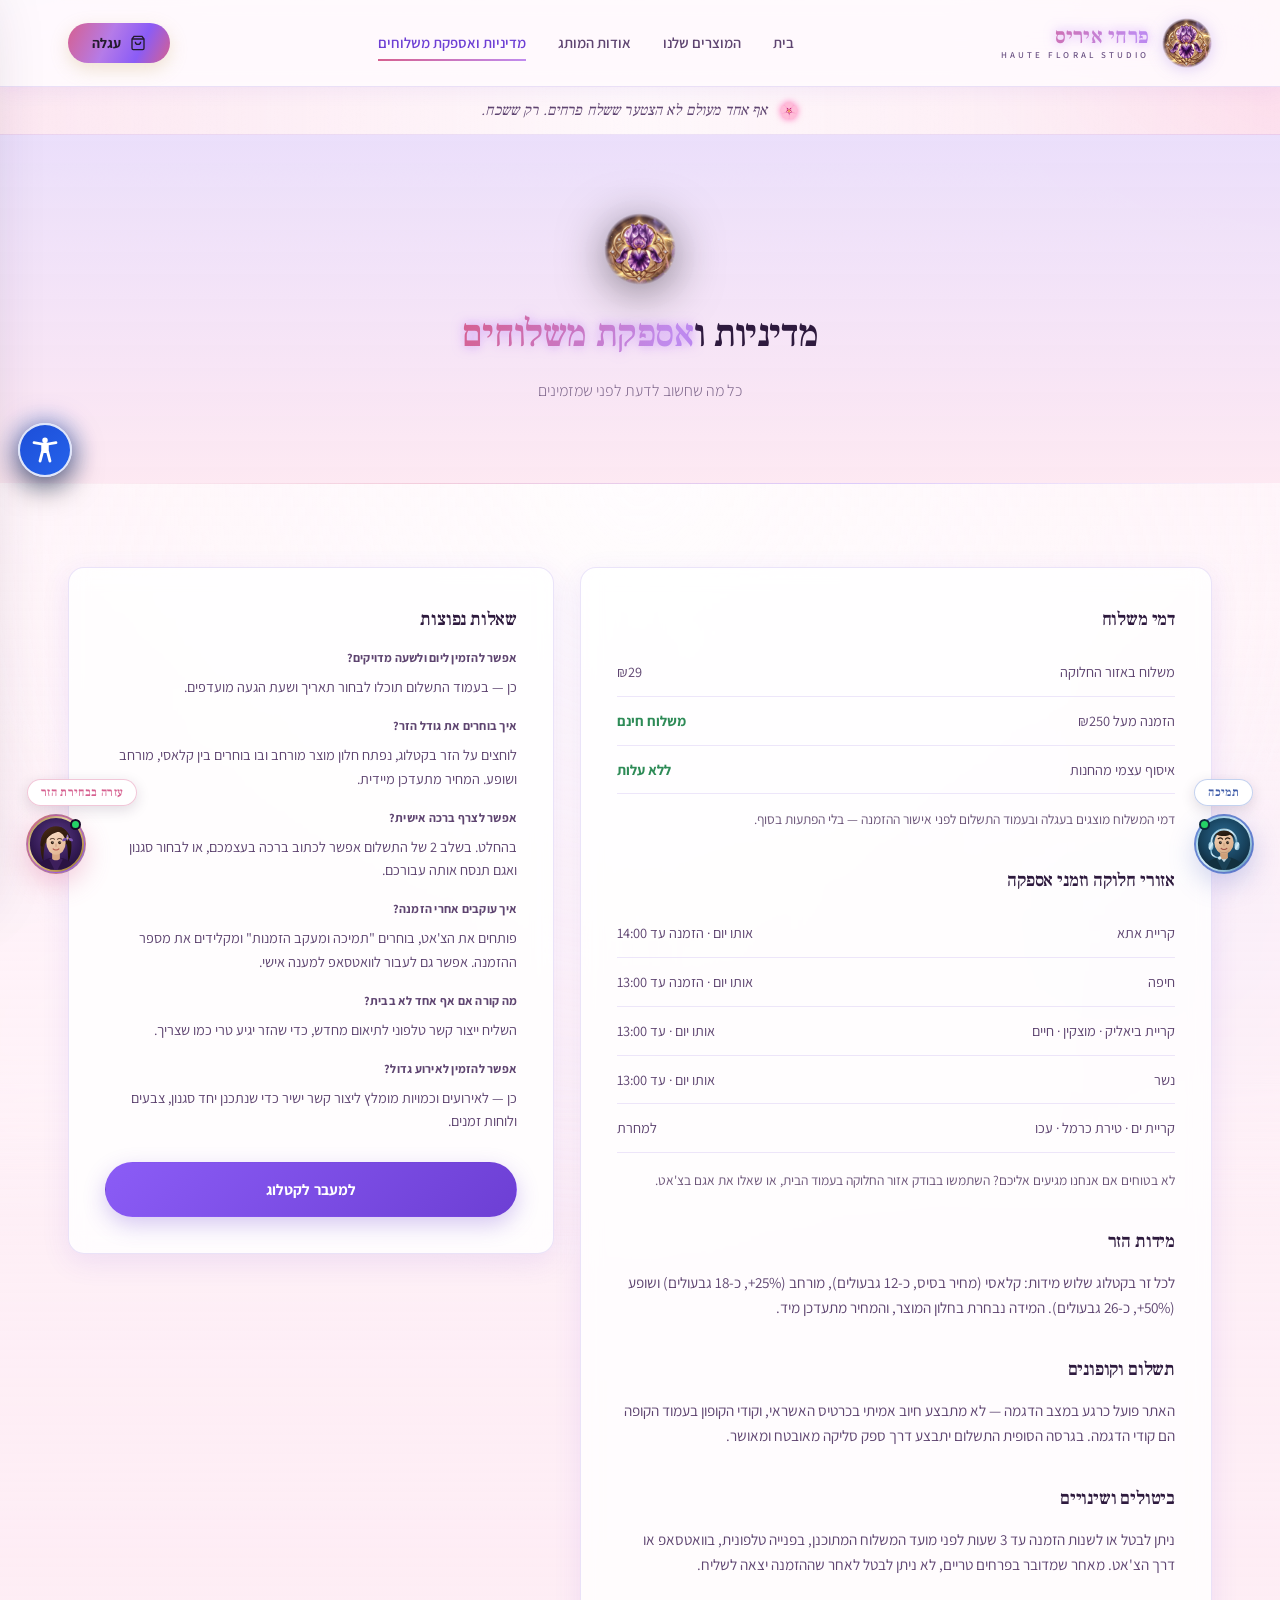
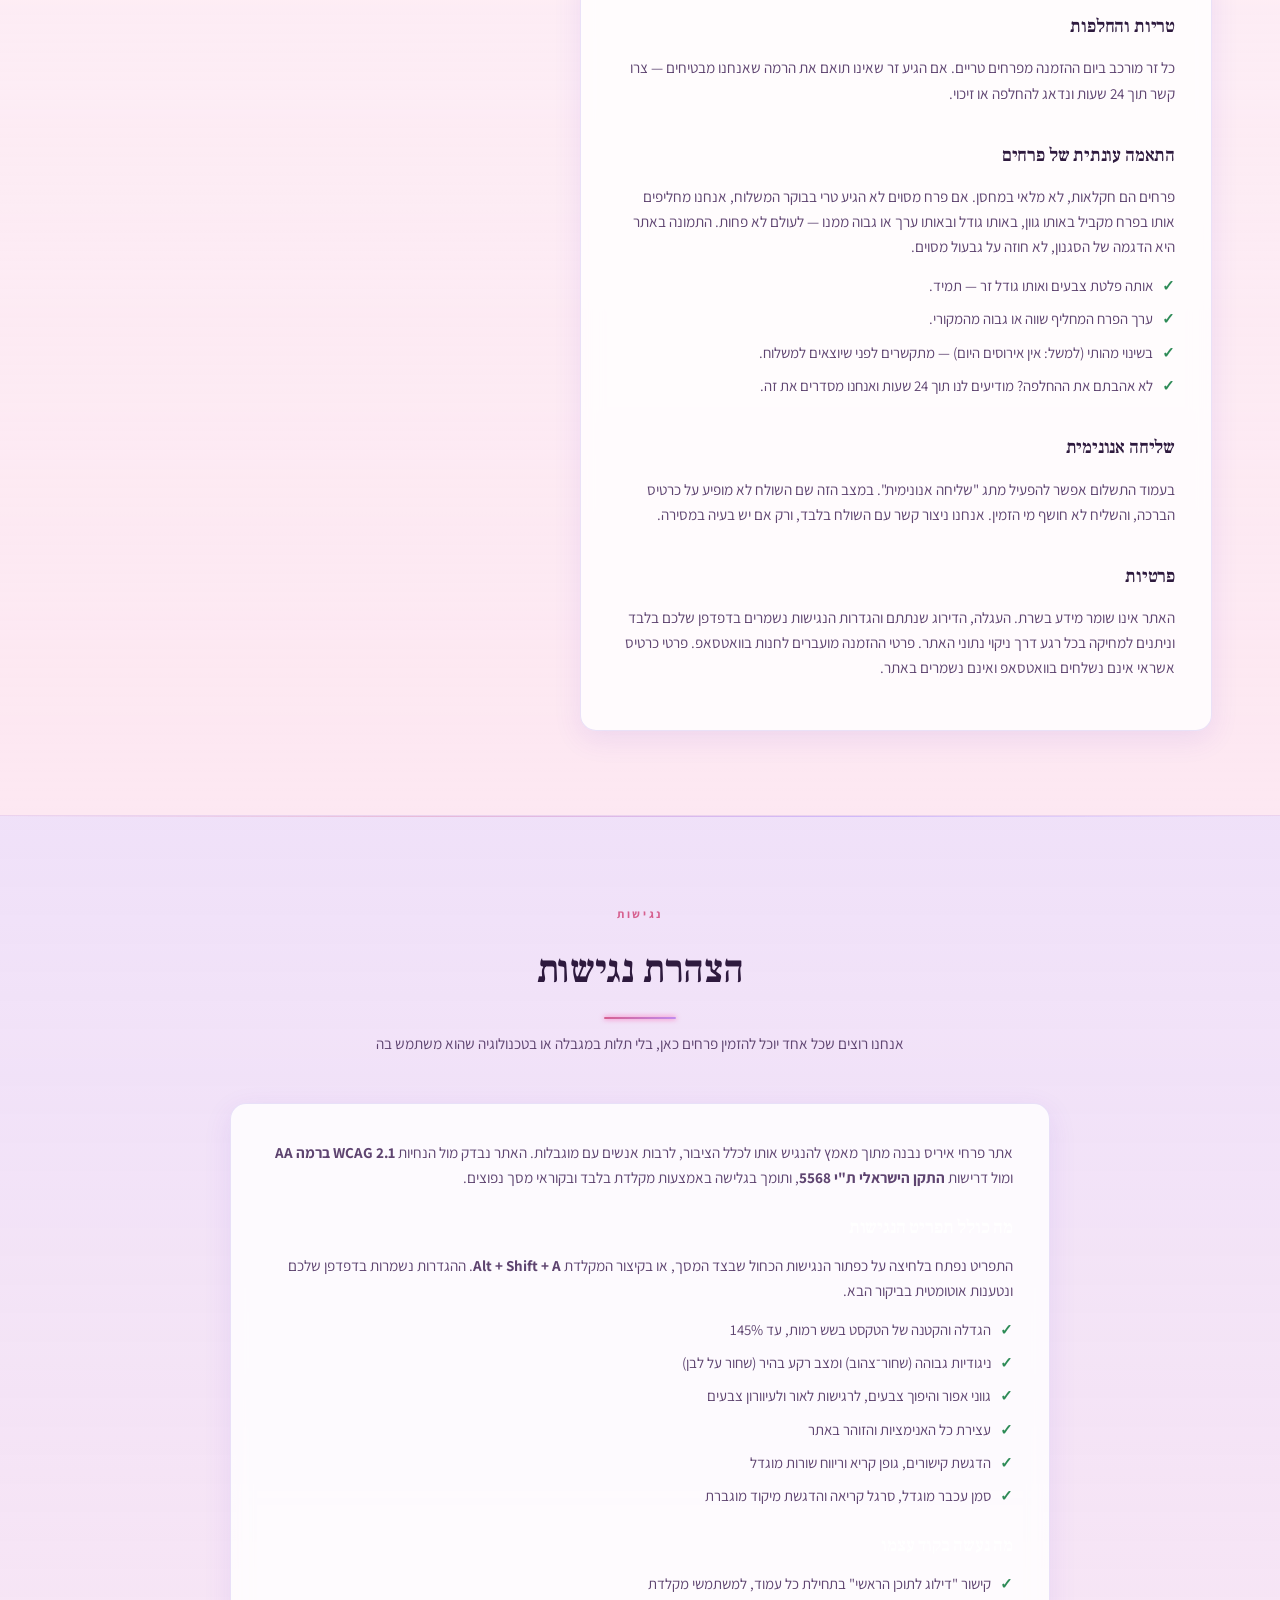
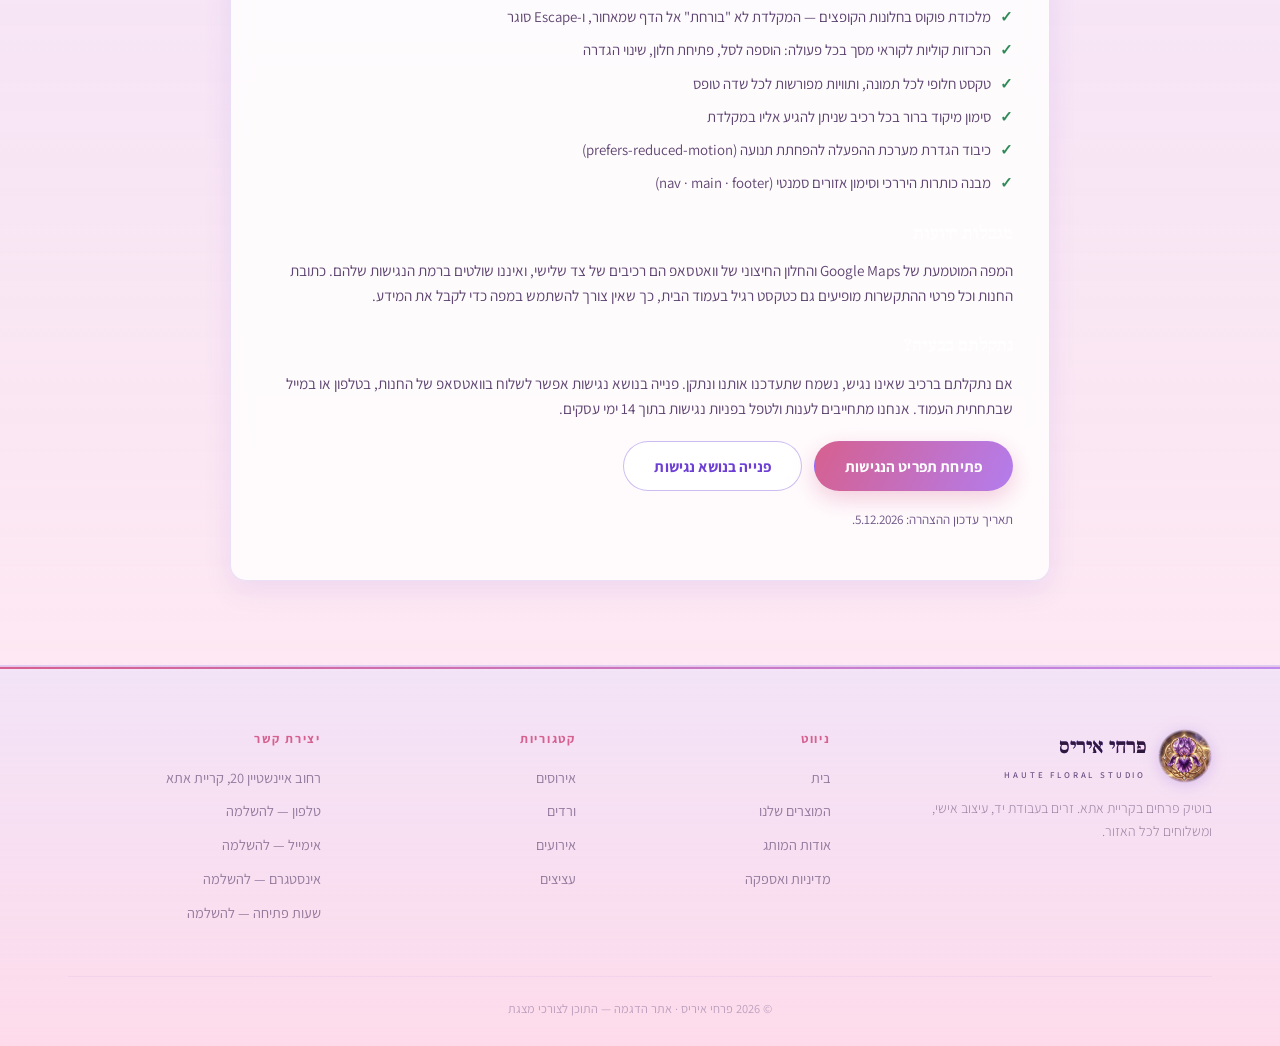
<file: policy.html>
<!DOCTYPE html>
<html lang="he" dir="rtl">
<head>
<meta charset="UTF-8" />
<meta name="viewport" content="width=device-width, initial-scale=1.0" />
<title>מדיניות ואספקת משלוחים — פרחי איריס</title>
<meta name="description" content="אזורי חלוקה, זמני אספקה, ביטולים ושאלות נפוצות — פרחי איריס, קריית אתא." />
<meta name="theme-color" content="#070011" />
<meta property="og:type" content="website" />
<meta property="og:site_name" content="פרחי איריס" />
<meta property="og:locale" content="he_IL" />
<meta property="og:title" content="מדיניות ואספקת משלוחים — פרחי איריס" />
<meta property="og:description" content="דמי משלוח, אזורי חלוקה, זמני אספקה, מדיניות התאמה עונתית והצהרת נגישות." />
<meta property="og:image" content="https://example.com/assets/brand/logo-hero.jpg" />
<meta property="og:url" content="https://example.com/policy.html" />
<meta name="twitter:card" content="summary_large_image" />
<meta name="twitter:title" content="מדיניות ואספקת משלוחים — פרחי איריס" />
<meta name="twitter:description" content="דמי משלוח, אזורי חלוקה, זמני אספקה, מדיניות התאמה עונתית והצהרת נגישות." />
<meta name="twitter:image" content="https://example.com/assets/brand/logo-hero.jpg" />
<link rel="icon" href="assets/brand/favicon.png" />
<link rel="preconnect" href="https://fonts.googleapis.com">
<link rel="preconnect" href="https://fonts.gstatic.com" crossorigin>
<link href="https://fonts.googleapis.com/css2?family=Frank+Ruhl+Libre:wght@400;500;600;700&family=Assistant:wght@300;400;500;600;700&display=swap" rel="stylesheet">
<link rel="stylesheet" href="css/style.css" />
<link rel="stylesheet" href="css/aurora.css" />
<link rel="stylesheet" href="css/blossom.css" />
<link rel="stylesheet" href="css/a11y.css" />
</head>
<body>

<nav class="nav">
  <div class="container">
    <a href="index.html" class="brand">
      <img class="brand-mark" src="assets/brand/logo-mark-96.png" width="96" height="96" alt="פרחי איריס" />
      <span class="brand-type">
        <span class="name">פרחי איריס</span>
        <span class="sub">HAUTE FLORAL STUDIO</span>
      </span>
    </a>
    <div class="nav-links" id="navLinks">
      <a href="index.html">בית</a>
      <a href="catalog.html">המוצרים שלנו</a>
      <a href="about.html">אודות המותג</a>
      <a href="policy.html">מדיניות ואספקת משלוחים</a>
    </div>
    <div style="display:flex;align-items:center;gap:8px">
      <button class="cart-btn" onclick="openCart()">
        <svg viewBox="0 0 24 24" fill="none" stroke="currentColor" stroke-width="2"><path d="M6 2 3 6v14a2 2 0 0 0 2 2h14a2 2 0 0 0 2-2V6l-3-4z"/><path d="M3 6h18M16 10a4 4 0 0 1-8 0"/></svg>
        עגלה <span class="cart-badge" style="display:none">0</span>
      </button>
      <button class="nav-toggle" onclick="toggleNav()" aria-label="תפריט" aria-expanded="false" aria-controls="navLinks">☰</button>
    </div>
  </div>
</nav>

<header class="page-head">
  <div class="container">
    <img class="brand-mark" src="assets/brand/logo-mark-96.png" width="96" height="96" alt="" />
    <h1>מדיניות ו<em>אספקת משלוחים</em></h1>
    <p>כל מה שחשוב לדעת לפני שמזמינים</p>
  </div>
</header>

<main id="mainContent">

<section class="band-glow">
  <div class="container">
    <div class="policy-grid">
      <div class="panel" id="delivery">
        <h3>דמי משלוח</h3>
        <div class="order-line"><span>משלוח באזור החלוקה</span><span id="polFee">₪29</span></div>
        <div class="order-line"><span>הזמנה מעל <span id="polFree">₪250</span></span><span class="ship-free">משלוח חינם</span></div>
        <div class="order-line"><span>איסוף עצמי מהחנות</span><span class="ship-free">ללא עלות</span></div>
        <p style="color:var(--muted);font-size:.85rem;margin-top:14px">דמי המשלוח מוצגים בעגלה ובעמוד התשלום לפני אישור ההזמנה — בלי הפתעות בסוף.</p>

        <h3 style="margin-top:34px">אזורי חלוקה וזמני אספקה</h3>
        <div class="order-line"><span>קריית אתא</span><span>אותו יום · הזמנה עד 14:00</span></div>
        <div class="order-line"><span>חיפה</span><span>אותו יום · הזמנה עד 13:00</span></div>
        <div class="order-line"><span>קריית ביאליק · מוצקין · חיים</span><span>אותו יום · עד 13:00</span></div>
        <div class="order-line"><span>נשר</span><span>אותו יום · עד 13:00</span></div>
        <div class="order-line"><span>קריית ים · טירת כרמל · עכו</span><span>למחרת</span></div>
        <p style="color:var(--muted);font-size:.85rem;margin-top:16px">לא בטוחים אם אנחנו מגיעים אליכם? השתמשו בבודק אזור החלוקה בעמוד הבית, או שאלו את אגם בצ'אט.</p>

        <h3 style="margin-top:34px">מידות הזר</h3>
        <p>לכל זר בקטלוג שלוש מידות: קלאסי (מחיר בסיס, כ-12 גבעולים), מורחב (‎+25%, כ-18 גבעולים) ושופע (‎+50%, כ-26 גבעולים). המידה נבחרת בחלון המוצר, והמחיר מתעדכן מיד.</p>

        <h3 style="margin-top:34px">תשלום וקופונים</h3>
        <p>האתר פועל כרגע במצב הדגמה — לא מתבצע חיוב אמיתי בכרטיס האשראי, וקודי הקופון בעמוד הקופה הם קודי הדגמה. בגרסה הסופית התשלום יתבצע דרך ספק סליקה מאובטח ומאושר.</p>

        <h3 style="margin-top:34px">ביטולים ושינויים</h3>
        <p>ניתן לבטל או לשנות הזמנה עד 3 שעות לפני מועד המשלוח המתוכנן, בפנייה טלפונית, בוואטסאפ או דרך הצ'אט. מאחר שמדובר בפרחים טריים, לא ניתן לבטל לאחר שההזמנה יצאה לשליח.</p>

        <h3 style="margin-top:34px">טריות והחלפות</h3>
        <p>כל זר מורכב ביום ההזמנה מפרחים טריים. אם הגיע זר שאינו תואם את הרמה שאנחנו מבטיחים — צרו קשר תוך 24 שעות ונדאג להחלפה או זיכוי.</p>

        <h3 style="margin-top:34px" id="seasonal">התאמה עונתית של פרחים</h3>
        <p id="polSeasonBody"></p>
        <ul class="a11y-statement" id="polSeasonList" style="list-style:none;display:flex;flex-direction:column;gap:8px;margin-top:12px"></ul>

        <h3 style="margin-top:34px">שליחה אנונימית</h3>
        <p>בעמוד התשלום אפשר להפעיל מתג "שליחה אנונימית". במצב הזה שם השולח לא מופיע על כרטיס הברכה, והשליח לא חושף מי הזמין. אנחנו ניצור קשר עם השולח בלבד, ורק אם יש בעיה במסירה.</p>

        <h3 style="margin-top:34px">פרטיות</h3>
        <p>האתר אינו שומר מידע בשרת. העגלה, הדירוג שנתתם והגדרות הנגישות נשמרים בדפדפן שלכם בלבד וניתנים למחיקה בכל רגע דרך ניקוי נתוני האתר. פרטי ההזמנה מועברים לחנות בוואטסאפ. פרטי כרטיס אשראי אינם נשלחים בוואטסאפ ואינם נשמרים באתר.</p>
      </div>

      <div class="panel">
        <h3>שאלות נפוצות</h3>
        <div class="field">
          <label>אפשר להזמין ליום ולשעה מדויקים?</label>
          <p style="font-size:.9rem">כן — בעמוד התשלום תוכלו לבחור תאריך ושעת הגעה מועדפים.</p>
        </div>
        <div class="field">
          <label>איך בוחרים את גודל הזר?</label>
          <p style="font-size:.9rem">לוחצים על הזר בקטלוג, נפתח חלון מוצר מורחב ובו בוחרים בין קלאסי, מורחב ושופע. המחיר מתעדכן מיידית.</p>
        </div>
        <div class="field">
          <label>אפשר לצרף ברכה אישית?</label>
          <p style="font-size:.9rem">בהחלט. בשלב 2 של התשלום אפשר לכתוב ברכה בעצמכם, או לבחור סגנון ואגם תנסח אותה עבורכם.</p>
        </div>
        <div class="field">
          <label>איך עוקבים אחרי הזמנה?</label>
          <p style="font-size:.9rem">פותחים את הצ'אט, בוחרים "תמיכה ומעקב הזמנות" ומקלידים את מספר ההזמנה. אפשר גם לעבור לוואטסאפ למענה אישי.</p>
        </div>
        <div class="field">
          <label>מה קורה אם אף אחד לא בבית?</label>
          <p style="font-size:.9rem">השליח ייצור קשר טלפוני לתיאום מחדש, כדי שהזר יגיע טרי כמו שצריך.</p>
        </div>
        <div class="field">
          <label>אפשר להזמין לאירוע גדול?</label>
          <p style="font-size:.9rem">כן — לאירועים וכמויות מומלץ ליצור קשר ישיר כדי שנתכנן יחד סגנון, צבעים ולוחות זמנים.</p>
        </div>
        <a href="catalog.html" class="btn btn-deep btn-block" style="margin-top:12px">למעבר לקטלוג</a>
      </div>
    </div>
  </div>
</section>

<!-- ============================================================
     הצהרת נגישות — נדרשת לפי תקנות שוויון זכויות לאנשים עם
     מוגבלות, ומפנה לתפריט הנגישות שבאתר.
     ============================================================ -->
<section id="accessibility" class="band-deep">
  <div class="container">
    <div class="section-head" data-reveal>
      <span class="kicker">נגישות</span>
      <h2>הצהרת נגישות</h2>
      <p>אנחנו רוצים שכל אחד יוכל להזמין פרחים כאן, בלי תלות במגבלה או בטכנולוגיה שהוא משתמש בה</p>
    </div>

    <div class="panel a11y-statement" data-reveal>
      <p>
        אתר פרחי איריס נבנה מתוך מאמץ להנגיש אותו לכלל הציבור, לרבות אנשים עם מוגבלות.
        האתר נבדק מול הנחיות <strong>WCAG 2.1 ברמה AA</strong> ומול דרישות
        <strong>התקן הישראלי ת"י 5568</strong>, ותומך בגלישה באמצעות מקלדת בלבד ובקוראי מסך נפוצים.
      </p>

      <h3>מה כולל תפריט הנגישות</h3>
      <p>
        התפריט נפתח בלחיצה על כפתור הנגישות הכחול שבצד המסך, או בקיצור המקלדת
        <strong>Alt + Shift + A</strong>. ההגדרות נשמרות בדפדפן שלכם ונטענות אוטומטית בביקור הבא.
      </p>
      <ul>
        <li>הגדלה והקטנה של הטקסט בשש רמות, עד 145%</li>
        <li>ניגודיות גבוהה (שחור־צהוב) ומצב רקע בהיר (שחור על לבן)</li>
        <li>גווני אפור והיפוך צבעים, לרגישות לאור ולעיוורון צבעים</li>
        <li>עצירת כל האנימציות והזוהר באתר</li>
        <li>הדגשת קישורים, גופן קריא וריווח שורות מוגדל</li>
        <li>סמן עכבר מוגדל, סרגל קריאה והדגשת מיקוד מוגברת</li>
      </ul>

      <h3>מה נעשה בקוד עצמו</h3>
      <ul>
        <li>קישור "דילוג לתוכן הראשי" בתחילת כל עמוד, למשתמשי מקלדת</li>
        <li>מלכודת פוקוס בחלונות הקופצים — המקלדת לא "בורחת" אל הדף שמאחור, ו-Escape סוגר</li>
        <li>הכרזות קוליות לקוראי מסך בכל פעולה: הוספה לסל, פתיחת חלון, שינוי הגדרה</li>
        <li>טקסט חלופי לכל תמונה, ותוויות מפורשות לכל שדה טופס</li>
        <li>סימון מיקוד ברור בכל רכיב שניתן להגיע אליו במקלדת</li>
        <li>כיבוד הגדרת מערכת ההפעלה להפחתת תנועה (prefers-reduced-motion)</li>
        <li>מבנה כותרות היררכי וסימון אזורים סמנטי (nav · main · footer)</li>
      </ul>

      <h3>מגבלות ידועות</h3>
      <p>
        המפה המוטמעת של Google Maps והחלון החיצוני של וואטסאפ הם רכיבים של צד שלישי,
        ואיננו שולטים ברמת הנגישות שלהם. כתובת החנות וכל פרטי ההתקשרות מופיעים גם כטקסט רגיל
        בעמוד הבית, כך שאין צורך להשתמש במפה כדי לקבל את המידע.
      </p>

      <h3>נתקלתם בבעיה?</h3>
      <p>
        אם נתקלתם ברכיב שאינו נגיש, נשמח שתעדכנו אותנו ונתקן. פנייה בנושא נגישות אפשר לשלוח
        בוואטסאפ של החנות, בטלפון או במייל שבתחתית העמוד. אנחנו מתחייבים לענות ולטפל
        בפניות נגישות בתוך 14 ימי עסקים.
      </p>

      <div style="display:flex;gap:12px;flex-wrap:wrap;margin-top:20px">
        <button type="button" class="btn btn-gold" onclick="openA11yPanel()">פתיחת תפריט הנגישות</button>
        <button type="button" class="btn btn-ghost" onclick="openShopWhatsApp()">פנייה בנושא נגישות</button>
      </div>

      <p style="font-size:.82rem;color:var(--text-faint);margin-top:18px">
        תאריך עדכון ההצהרה: <span id="a11yDate"></span>.
      </p>
    </div>
  </div>
</section>

</main>

<footer id="contact">
  <div class="container">
    <div class="footer-grid">
      <div>
        <div class="footer-brand">
          <img class="brand-mark" src="assets/brand/logo-mark-96.png" width="96" height="96" alt="" />
          <span>
            <span class="name" style="display:block">פרחי איריס</span>
            <span class="sub" style="display:block">HAUTE FLORAL STUDIO</span>
          </span>
        </div>
        <p>בוטיק פרחים בקריית אתא. זרים בעבודת יד, עיצוב אישי, ומשלוחים לכל האזור.</p>
      </div>
      <div>
        <h5>ניווט</h5>
        <ul>
          <li><a href="index.html">בית</a></li>
          <li><a href="catalog.html">המוצרים שלנו</a></li>
          <li><a href="about.html">אודות המותג</a></li>
          <li><a href="policy.html">מדיניות ואספקה</a></li>
        </ul>
      </div>
      <div>
        <h5>קטגוריות</h5>
        <ul>
          <li><a href="catalog.html#signature">אירוסים</a></li>
          <li><a href="catalog.html#roses">ורדים</a></li>
          <li><a href="catalog.html#events">אירועים</a></li>
          <li><a href="catalog.html#plants">עציצים</a></li>
        </ul>
      </div>
      <div>
        <h5>יצירת קשר</h5>
        <ul>
          <li><a href="https://waze.com/ul?q=%D7%90%D7%99%D7%99%D7%A0%D7%A9%D7%98%D7%99%D7%99%D7%9F%2020%20%D7%A7%D7%A8%D7%99%D7%99%D7%AA%20%D7%90%D7%AA%D7%90" target="_blank" rel="noopener">רחוב איינשטיין 20, קריית אתא</a></li>
          <li><a href="tel:040000000">טלפון — להשלמה</a></li>
          <li><a href="mailto:hello@iris-flowers.co.il">אימייל — להשלמה</a></li>
          <li><a href="https://instagram.com/" target="_blank" rel="noopener">אינסטגרם — להשלמה</a></li>
          <li>שעות פתיחה — להשלמה</li>
        </ul>
      </div>
    </div>
    <div class="footer-bottom">© <span id="year"></span> פרחי איריס · אתר הדגמה — התוכן לצורכי מצגת</div>
  </div>
</footer>

<div class="overlay" id="cartOverlay" onclick="closeCart()"></div>
<div class="cart-drawer" id="cartDrawer" role="dialog" aria-modal="true" aria-label="עגלת הקניות" aria-hidden="true">
  <div class="cart-head"><h3>העגלה שלך</h3><button class="cart-close" onclick="closeCart()" aria-label="סגירת העגלה">✕</button></div>
  <div class="cart-items" id="cartItems"></div>
  <div class="cart-foot">
    <div class="cart-total"><span>סה"כ כולל משלוח</span><span id="cartTotalValue">₪0</span></div>
    <a href="checkout.html" class="btn btn-deep btn-block">מעבר לתשלום</a>
  </div>
</div>

<button class="chat-launcher" onclick="toggleChat()" aria-label="פתח שיחה עם אגם">
  <span class="agent-tip">עזרה בבחירת הזר</span>
  <img src="assets/brand/avatar-agam.svg" alt="" />
  <span class="dot"></span>
</button>
<div class="chat-panel" id="chatPanel">
  <div class="chat-head">
    <img class="avatar-seal" src="assets/brand/avatar-agam.svg" alt="" />
    <div><h4>אגם</h4><span>יועצת הזרים שלנו · זמינה עכשיו</span></div>
    <button class="chat-close" onclick="toggleChat()" aria-label="סגור">✕</button>
  </div>
  <div class="chat-body" id="chatBody"></div>
  <form class="chat-input-row" onsubmit="sendChat(event)">
    <input type="text" id="chatInput" placeholder="כתבו הודעה..." autocomplete="off" />
    <button type="submit" aria-label="שלח"><svg viewBox="0 0 24 24" fill="currentColor"><path d="M2 21l21-9L2 3v7l15 2-15 2z"/></svg></button>
  </form>
  <button class="wa-btn" onclick="openShopWhatsApp()">
    <svg viewBox="0 0 24 24"><path d="M17.472 14.382c-.297-.149-1.758-.867-2.03-.967-.273-.099-.471-.148-.67.15-.197.297-.767.966-.94 1.164-.173.199-.347.223-.644.075-.297-.15-1.255-.463-2.39-1.475-.883-.788-1.48-1.761-1.653-2.059-.173-.297-.018-.458.13-.606.134-.133.297-.347.446-.52.149-.174.198-.298.298-.497.099-.198.05-.371-.025-.52-.075-.149-.669-1.612-.916-2.207-.242-.579-.487-.5-.669-.51a12.8 12.8 0 0 0-.57-.01c-.198 0-.52.074-.792.372-.272.297-1.04 1.016-1.04 2.479 0 1.462 1.065 2.875 1.213 3.074.149.198 2.096 3.2 5.077 4.487.709.306 1.262.489 1.694.625.712.227 1.36.195 1.871.118.571-.085 1.758-.719 2.006-1.413.248-.694.248-1.289.173-1.413-.074-.124-.272-.198-.57-.347m-5.421 7.403h-.004a9.87 9.87 0 0 1-5.031-1.378l-.361-.214-3.741.982.998-3.648-.235-.374a9.86 9.86 0 0 1-1.51-5.26c.001-5.45 4.436-9.884 9.888-9.884 2.64 0 5.122 1.03 6.988 2.898a9.825 9.825 0 0 1 2.893 6.994c-.003 5.45-4.437 9.884-9.885 9.884m8.413-18.297A11.815 11.815 0 0 0 12.05 0C5.495 0 .16 5.335.157 11.892c0 2.096.547 4.142 1.588 5.945L.057 24l6.305-1.654a11.882 11.882 0 0 0 5.683 1.448h.005c6.554 0 11.89-5.335 11.893-11.893A11.821 11.821 0 0 0 20.885 3.488"/></svg>
    מעבר לשיחה אישית ב-WhatsApp
  </button>
</div>

<button class="support-launcher" onclick="toggleSupport()" aria-label="פתח תמיכה עם מיכאל">
  <span class="agent-tip">תמיכה</span>
  <img src="assets/brand/avatar-michael.svg" alt="" />
  <span class="dot"></span>
</button>
<div class="support-panel" id="supportPanel">
  <div class="chat-head">
    <img class="avatar-seal" src="assets/brand/avatar-michael.svg" alt="" />
    <div><h4>מיכאל</h4><span>תמיכה טכנית ומשלוחים</span></div>
    <button class="chat-close" onclick="toggleSupport()" aria-label="סגור">✕</button>
  </div>
  <div class="chat-body" id="supportBody"></div>
  <form class="chat-input-row" onsubmit="sendSupport(event)">
    <input type="text" id="supportInput" placeholder="תארו תקלה, או הקלידו מספר הזמנה..." autocomplete="off" />
    <button type="submit" aria-label="שלח"><svg viewBox="0 0 24 24" fill="currentColor"><path d="M2 21l21-9L2 3v7l15 2-15 2z"/></svg></button>
  </form>
  <button class="wa-btn" onclick="openShopWhatsApp()">
    <svg viewBox="0 0 24 24"><path d="M17.472 14.382c-.297-.149-1.758-.867-2.03-.967-.273-.099-.471-.148-.67.15-.197.297-.767.966-.94 1.164-.173.199-.347.223-.644.075-.297-.15-1.255-.463-2.39-1.475-.883-.788-1.48-1.761-1.653-2.059-.173-.297-.018-.458.13-.606.134-.133.297-.347.446-.52.149-.174.198-.298.298-.497.099-.198.05-.371-.025-.52-.075-.149-.669-1.612-.916-2.207-.242-.579-.487-.5-.669-.51a12.8 12.8 0 0 0-.57-.01c-.198 0-.52.074-.792.372-.272.297-1.04 1.016-1.04 2.479 0 1.462 1.065 2.875 1.213 3.074.149.198 2.096 3.2 5.077 4.487.709.306 1.262.489 1.694.625.712.227 1.36.195 1.871.118.571-.085 1.758-.719 2.006-1.413.248-.694.248-1.289.173-1.413-.074-.124-.272-.198-.57-.347m-5.421 7.403h-.004a9.87 9.87 0 0 1-5.031-1.378l-.361-.214-3.741.982.998-3.648-.235-.374a9.86 9.86 0 0 1-1.51-5.26c.001-5.45 4.436-9.884 9.888-9.884 2.64 0 5.122 1.03 6.988 2.898a9.825 9.825 0 0 1 2.893 6.994c-.003 5.45-4.437 9.884-9.885 9.884m8.413-18.297A11.815 11.815 0 0 0 12.05 0C5.495 0 .16 5.335.157 11.892c0 2.096.547 4.142 1.588 5.945L.057 24l6.305-1.654a11.882 11.882 0 0 0 5.683 1.448h.005c6.554 0 11.89-5.335 11.893-11.893A11.821 11.821 0 0 0 20.885 3.488"/></svg>
    מעבר לשיחה אישית ב-WhatsApp
  </button>
</div>
<script src="js/a11y.js"></script>
<script src="js/products.js"></script>
<script src="js/cart.js"></script>
<script src="js/product-modal.js"></script>
<script src="js/chat-widget.js"></script>
<script src="js/site.js"></script>
<script src="js/enhance.js"></script>
<script>
  /* מקור אמת אחד: המספרים והנוסחים נשאבים מקובץ המוצרים */
  document.getElementById("polFee").textContent = `₪${DELIVERY_FEE}`;
  document.getElementById("polFree").textContent = `₪${FREE_DELIVERY_OVER}`;
  document.getElementById("polSeasonBody").textContent = SEASON_POLICY.body;
  document.getElementById("polSeasonList").innerHTML = SEASON_POLICY.promise
    .map((line) => `<li>${esc(line)}</li>`)
    .join("");
  document.getElementById("a11yDate").textContent = new Date().toLocaleDateString("he-IL");
</script>
</body>
</html>
</file>
<file: css/style.css>
/* ============================================================
   פרחי איריס — מערכת עיצוב
   ============================================================ */

:root{
  --iris-deep:#2D124D;
  --iris-night:#180A28;
  --iris-ink:#120720;
  --iris-mid:#5B3A87;
  --iris-soft:#F3EEF8;
  --gold:#C5A059;
  --gold-soft:#E3CFA5;
  --gold-deep:#9C7C3C;
  --cream:#FAF7F2;
  --line:#E6E1DA;
  --input-line:#CCC5B9;
  --muted:#8C7A6B;
  --ink:#241B2E;
  --ok:#3E7A50;
  --warn:#A8515F;
  --wa:#25D366;
  --radius:14px;
  --radius-lg:20px;
  --shadow-soft:0 8px 30px rgba(45,18,77,.08);
  --shadow-lift:0 18px 44px rgba(45,18,77,.16);
  --gold-grad:linear-gradient(120deg,#9C7C3C 0%,#C5A059 28%,#F0DDB4 52%,#C5A059 74%,#9C7C3C 100%);
}

*{box-sizing:border-box;margin:0;padding:0;}
html{scroll-behavior:smooth;}
body{font-family:'Assistant',sans-serif;background:var(--cream);color:var(--ink);line-height:1.65;overflow-x:hidden;-webkit-font-smoothing:antialiased;}
h1,h2,h3,.serif{font-family:'Frank Ruhl Libre',serif;font-weight:600;}
a{color:inherit;text-decoration:none;}
img{max-width:100%;display:block;}
.container{max-width:1200px;margin:0 auto;padding:0 28px;}
button{font-family:inherit;cursor:pointer;border:none;background:none;color:inherit;}
::selection{background:rgba(197,160,89,.28);}

.gold-text{background:var(--gold-grad);-webkit-background-clip:text;background-clip:text;color:transparent;}

/* ---------- NAV ---------- */
.nav{position:sticky;top:0;z-index:60;background:rgba(18,7,32,.82);backdrop-filter:blur(18px) saturate(140%);-webkit-backdrop-filter:blur(18px) saturate(140%);border-bottom:1px solid rgba(197,160,89,.22);}
.nav .container{display:flex;align-items:center;justify-content:space-between;height:86px;gap:24px;}

.brand{display:flex;align-items:center;gap:13px;}
.brand-mark{width:50px;height:50px;flex-shrink:0;filter:drop-shadow(0 3px 10px rgba(197,160,89,.4));transition:transform .5s cubic-bezier(.34,1.56,.64,1);}
.brand:hover .brand-mark{transform:rotate(-8deg) scale(1.08);}
.brand-type{display:flex;flex-direction:column;line-height:1.1;}
.brand-type .name{font-family:'Frank Ruhl Libre',serif;font-size:1.34rem;font-weight:700;letter-spacing:.01em;background:var(--gold-grad);-webkit-background-clip:text;background-clip:text;color:transparent;}
.brand-type .sub{font-size:.56rem;letter-spacing:.34em;color:rgba(227,207,165,.62);font-weight:600;margin-top:3px;}

.nav-links{display:flex;gap:32px;font-weight:600;font-size:.92rem;}
.nav-links a{position:relative;padding:5px 0;color:#DCD2E6;transition:color .2s;}
.nav-links a:hover,.nav-links a.active{color:var(--gold-soft);}
.nav-links a::after{content:"";position:absolute;right:0;bottom:-1px;width:0;height:1px;background:var(--gold);transition:width .28s;}
.nav-links a:hover::after,.nav-links a.active::after{width:100%;}

.cart-btn{position:relative;display:flex;align-items:center;gap:9px;background:var(--gold-grad);color:#241B2E;padding:11px 24px;border-radius:999px;font-weight:700;font-size:.88rem;transition:filter .2s,transform .2s;box-shadow:0 6px 18px rgba(197,160,89,.28);}
.cart-btn:hover{filter:brightness(1.08);transform:translateY(-1px);}
.cart-btn svg{width:16px;height:16px;}
.cart-badge{position:absolute;top:-7px;left:-7px;background:var(--iris-night);color:var(--gold-soft);border:1px solid var(--gold);font-size:.68rem;min-width:21px;height:21px;border-radius:50%;display:flex;align-items:center;justify-content:center;font-weight:700;}

.nav-toggle{display:none;color:var(--gold-soft);font-size:1.5rem;line-height:1;padding:6px 10px;}

/* ---------- BUTTONS ---------- */
.btn{display:inline-flex;align-items:center;justify-content:center;gap:9px;padding:14px 30px;border-radius:999px;font-weight:600;font-size:.95rem;transition:all .25s;letter-spacing:.01em;border:1px solid transparent;}
.btn-gold{background:var(--gold-grad);color:#241B2E;font-weight:700;box-shadow:0 8px 22px rgba(197,160,89,.3);}
.btn-gold:hover{filter:brightness(1.08);transform:translateY(-2px);box-shadow:0 12px 28px rgba(197,160,89,.38);}
.btn-outline{border-color:rgba(227,207,165,.5);color:var(--gold-soft);}
.btn-outline:hover{background:rgba(227,207,165,.1);border-color:var(--gold-soft);}
.btn-deep{background:var(--iris-deep);color:#fff;}
.btn-deep:hover{background:var(--iris-night);transform:translateY(-2px);box-shadow:var(--shadow-lift);}
.btn-ghost{border-color:var(--input-line);color:var(--iris-deep);}
.btn-ghost:hover{border-color:var(--iris-deep);background:rgba(45,18,77,.04);}
.btn-block{width:100%;}

/* ---------- HERO ---------- */
.hero{position:relative;color:#fff;overflow:hidden;padding:104px 0 112px;isolation:isolate;}
.hero-bg{position:absolute;inset:-4%;z-index:-2;background:var(--iris-ink) url('../assets/brand/logo-hero.jpg') center/cover no-repeat;animation:heroDrift 34s ease-in-out infinite alternate;}
@keyframes heroDrift{from{transform:scale(1.04) translate3d(0,0,0);}to{transform:scale(1.12) translate3d(-1.4%,-1%,0);}}
.hero::before{content:"";position:absolute;inset:0;z-index:-1;background:
  radial-gradient(ellipse 58% 68% at 50% 44%,rgba(18,7,32,.56),transparent 74%),
  linear-gradient(to top,rgba(18,7,32,.96) 4%,rgba(18,7,32,.68) 42%,rgba(18,7,32,.78) 100%);}
.hero-inner{position:relative;text-align:center;max-width:860px;margin:0 auto;}

.hero-mark{width:146px;height:146px;margin:0 auto 26px;filter:drop-shadow(0 10px 34px rgba(0,0,0,.55)) drop-shadow(0 0 26px rgba(197,160,89,.35));animation:markFloat 6s ease-in-out infinite;}
@keyframes markFloat{0%,100%{transform:translateY(0);}50%{transform:translateY(-9px);}}

.hero-eyebrow{display:inline-flex;align-items:center;gap:9px;border:1px solid rgba(197,160,89,.45);background:rgba(18,7,32,.42);backdrop-filter:blur(6px);padding:7px 20px;border-radius:999px;font-size:.76rem;font-weight:600;letter-spacing:.09em;margin-bottom:22px;color:var(--gold-soft);}
.hero-eyebrow .dot{width:6px;height:6px;border-radius:50%;background:var(--gold);box-shadow:0 0 10px var(--gold);}

.hero h1{font-size:3.6rem;line-height:1.16;margin-bottom:20px;font-weight:600;text-shadow:0 4px 30px rgba(0,0,0,.5);}
.hero h1 em{font-style:normal;background:var(--gold-grad);-webkit-background-clip:text;background-clip:text;color:transparent;}
.hero p.lede{font-size:1.06rem;max-width:560px;margin:0 auto 34px;color:rgba(255,255,255,.84);font-weight:300;text-shadow:0 2px 14px rgba(0,0,0,.5);}
.hero-ctas{display:flex;gap:14px;flex-wrap:wrap;justify-content:center;}

.hero-tags{display:flex;gap:10px;flex-wrap:wrap;justify-content:center;margin-top:40px;padding-top:28px;border-top:1px solid rgba(227,207,165,.18);}
.hero-tag{display:flex;align-items:center;gap:8px;border:1px solid rgba(227,207,165,.22);background:rgba(18,7,32,.34);backdrop-filter:blur(6px);border-radius:999px;padding:8px 18px;font-size:.82rem;}
.hero-tag strong{color:var(--gold-soft);font-weight:700;}
.hero-tag span{opacity:.8;}

/* ---------- SIGNATURE STRIP ---------- */
.signature{margin-top:-52px;position:relative;z-index:5;}
.signature-card{background:#fff;border:1px solid var(--line);border-radius:var(--radius-lg);display:flex;align-items:center;justify-content:space-between;gap:30px;padding:28px 34px;box-shadow:var(--shadow-lift);position:relative;overflow:hidden;}
.signature-card::before{content:"";position:absolute;inset-inline-start:0;top:0;bottom:0;width:4px;background:var(--gold-grad);}
.sig-seal{width:78px;height:78px;flex-shrink:0;filter:drop-shadow(0 4px 14px rgba(45,18,77,.22));}
.signature-card .tag{display:inline-block;border:1px solid var(--gold);color:var(--gold-deep);font-weight:700;padding:3px 13px;border-radius:999px;font-size:.68rem;letter-spacing:.07em;margin-bottom:8px;}
.signature-card h3{font-size:1.4rem;color:var(--iris-deep);margin-bottom:3px;}
.signature-card p{color:var(--muted);max-width:430px;font-size:.9rem;}
.signature-price{font-size:1.9rem;font-weight:700;color:var(--iris-deep);white-space:nowrap;font-family:'Frank Ruhl Libre',serif;}

/* ---------- SECTIONS ---------- */
section{padding:84px 0;}
.section-head{text-align:center;max-width:640px;margin:0 auto 46px;}
.section-head .kicker{color:var(--gold-deep);font-weight:700;letter-spacing:.16em;font-size:.72rem;text-transform:uppercase;}
.section-head h2{font-size:2.2rem;color:var(--iris-deep);margin:12px 0;}
.section-head p{color:var(--muted);font-size:.95rem;}
.divider-mark{width:38px;height:38px;margin:0 auto 14px;opacity:.9;}

/* ---------- CATEGORIES ---------- */
.cat-grid{display:grid;grid-template-columns:repeat(3,1fr);gap:24px;}
.cat-card{background:#fff;border:1px solid var(--line);border-radius:var(--radius);overflow:hidden;transition:border-color .3s,transform .3s,box-shadow .3s;display:block;}
.cat-card:hover{border-color:var(--gold);transform:translateY(-4px);box-shadow:var(--shadow-lift);}
.cat-card .cat-img{height:210px;width:100%;overflow:hidden;position:relative;}
.cat-card .cat-img img{width:100%;height:100%;object-fit:cover;transition:transform .7s cubic-bezier(.2,.7,.3,1);}
.cat-card:hover .cat-img img{transform:scale(1.07);}
.cat-card h4{font-size:1.02rem;font-weight:600;color:var(--iris-deep);padding:17px 20px;text-align:center;font-family:'Frank Ruhl Libre',serif;}
.cat-card.featured{border-color:var(--gold);position:relative;}
.cat-card.featured::before{content:"חתימת המותג";position:absolute;top:14px;right:14px;z-index:2;background:rgba(18,7,32,.84);backdrop-filter:blur(4px);color:var(--gold-soft);font-size:.66rem;font-weight:700;padding:5px 13px;border-radius:999px;letter-spacing:.04em;}

/* ---------- PRODUCT CARDS ---------- */
.product-grid{display:grid;grid-template-columns:repeat(4,1fr);gap:24px;}
.product-card{background:#fff;border:1px solid var(--line);border-radius:var(--radius);overflow:hidden;display:flex;flex-direction:column;cursor:pointer;position:relative;transition:border-color .3s,transform .3s,box-shadow .3s;}
.product-card:hover{border-color:var(--gold);transform:translateY(-5px);box-shadow:0 20px 44px rgba(45,18,77,.17);}
.product-card:focus-visible{outline:2px solid var(--gold);outline-offset:3px;}

.product-art{height:260px;position:relative;overflow:hidden;background:var(--iris-soft);}
.product-art img{width:100%;height:100%;object-fit:cover;transition:transform .8s cubic-bezier(.2,.7,.3,1),filter .4s;}
.product-card:hover .product-art img{transform:scale(1.08);filter:saturate(1.06);}
.product-art::after{content:"";position:absolute;inset:0;border:1px solid rgba(197,160,89,0);transition:border-color .3s,box-shadow .3s;pointer-events:none;}
.product-card:hover .product-art::after{border-color:var(--gold);box-shadow:inset 0 0 0 1px rgba(197,160,89,.35);}

.quick-view{position:absolute;inset-inline:14px;bottom:14px;z-index:3;background:rgba(18,7,32,.78);backdrop-filter:blur(8px);border:1px solid rgba(197,160,89,.5);color:var(--gold-soft);text-align:center;padding:10px;border-radius:999px;font-size:.82rem;font-weight:700;opacity:0;transform:translateY(12px);transition:opacity .3s,transform .3s;}
.product-card:hover .quick-view{opacity:1;transform:translateY(0);}

.badge-stack{position:absolute;top:12px;right:12px;display:flex;flex-direction:column;gap:6px;align-items:flex-end;z-index:2;}
.badge-stack .badge{background:rgba(18,7,32,.8);backdrop-filter:blur(5px);color:var(--gold-soft);font-size:.65rem;font-weight:700;padding:5px 12px;border-radius:999px;white-space:nowrap;letter-spacing:.02em;}
.badge-stack .badge.bestseller{background:var(--gold-grad);color:#241B2E;}

.product-body{padding:18px 20px 20px;flex:1;display:flex;flex-direction:column;gap:6px;}
.product-body h4{font-size:1.05rem;color:var(--iris-deep);font-family:'Frank Ruhl Libre',serif;}
.product-body p{font-size:.84rem;color:var(--muted);flex:1;line-height:1.6;}
.product-foot{display:flex;align-items:center;justify-content:space-between;margin-top:14px;padding-top:14px;border-top:1px solid var(--line);}
.price{font-weight:700;font-size:1.12rem;color:var(--iris-deep);font-family:'Frank Ruhl Libre',serif;}
.price s{color:#B5AEA4;font-size:.78rem;font-weight:400;margin-inline-start:5px;}
.price small{font-size:.72rem;color:var(--muted);font-family:'Assistant',sans-serif;font-weight:500;}
.add-btn{border:1px solid var(--input-line);color:var(--iris-deep);padding:8px 18px;border-radius:999px;font-weight:600;font-size:.82rem;transition:all .2s;}
.add-btn:hover{background:var(--iris-deep);color:#fff;border-color:var(--iris-deep);}

.cat-filters{display:flex;gap:10px;justify-content:center;flex-wrap:wrap;margin-bottom:42px;}
.cat-filters button{padding:9px 20px;border-radius:999px;background:transparent;border:1px solid var(--line);font-weight:600;font-size:.86rem;color:var(--muted);transition:all .2s;}
.cat-filters button:hover{border-color:var(--gold);color:var(--iris-deep);}
.cat-filters button.active{background:var(--iris-deep);color:#fff;border-color:var(--iris-deep);}

/* ---------- PRODUCT MODAL ---------- */
.pm-overlay{position:fixed;inset:0;z-index:120;background:rgba(18,7,32,.72);backdrop-filter:blur(10px);-webkit-backdrop-filter:blur(10px);display:flex;align-items:center;justify-content:center;padding:28px;opacity:0;pointer-events:none;transition:opacity .3s;}
.pm-overlay.open{opacity:1;pointer-events:auto;}

.pm{width:100%;max-width:1000px;max-height:90vh;background:var(--cream);border-radius:var(--radius-lg);overflow:hidden;display:grid;grid-template-columns:1.05fr 1fr;box-shadow:0 40px 90px rgba(0,0,0,.5);border:1px solid rgba(197,160,89,.4);transform:translateY(24px) scale(.97);transition:transform .38s cubic-bezier(.22,1,.36,1);}
.pm-overlay.open .pm{transform:translateY(0) scale(1);}

.pm-media{position:relative;background:var(--iris-night);overflow:hidden;min-height:420px;}
.pm-media .pm-photo{width:100%;height:100%;object-fit:cover;transition:opacity .22s ease,transform .5s ease;}
.pm-media .pm-photo.fading{opacity:.15;transform:scale(1.015);}
.pm-media::after{content:"";position:absolute;inset:0;border-inline-end:1px solid rgba(197,160,89,.35);background:linear-gradient(to top,rgba(18,7,32,.5),transparent 42%);pointer-events:none;}
.pm-media .badge-stack{top:16px;right:16px;}
.pm-seal{position:absolute;bottom:16px;inset-inline-start:16px;width:52px;height:52px;z-index:3;opacity:.95;filter:drop-shadow(0 4px 12px rgba(0,0,0,.6));}

.pm-body{padding:32px 34px;overflow-y:auto;display:flex;flex-direction:column;}
.pm-close{position:absolute;top:14px;inset-inline-end:16px;z-index:10;width:36px;height:36px;border-radius:50%;background:rgba(18,7,32,.6);backdrop-filter:blur(6px);color:#fff;font-size:1.1rem;display:flex;align-items:center;justify-content:center;transition:background .2s;}
.pm-close:hover{background:var(--iris-deep);}

.pm-tag{display:inline-block;align-self:flex-start;border:1px solid var(--gold);color:var(--gold-deep);font-weight:700;padding:3px 13px;border-radius:999px;font-size:.66rem;letter-spacing:.07em;margin-bottom:10px;}
.pm-body h3{font-size:1.72rem;color:var(--iris-deep);line-height:1.25;margin-bottom:8px;}
.pm-botanical{font-family:'Frank Ruhl Libre',serif;font-size:1rem;color:#5C5064;line-height:1.8;margin-bottom:18px;}

/* דגל הגודל על גבי התמונה */
.pm-size-flag{position:absolute;bottom:16px;inset-inline-end:16px;z-index:4;background:rgba(18,7,32,.8);backdrop-filter:blur(8px);border:1px solid rgba(197,160,89,.5);color:var(--gold-soft);font-size:.76rem;font-weight:700;padding:7px 15px;border-radius:999px;white-space:nowrap;}

.pm-price-row{display:flex;align-items:baseline;gap:10px;padding:16px 0;border-top:1px solid var(--line);border-bottom:1px solid var(--line);margin-bottom:20px;}
.pm-price{font-family:'Frank Ruhl Libre',serif;font-size:2.1rem;font-weight:700;color:var(--iris-deep);transition:opacity .18s;}
.pm-price.flash{opacity:.35;}
.pm-price-note{font-size:.78rem;color:var(--muted);}

.size-label{font-size:.74rem;font-weight:700;letter-spacing:.06em;color:var(--muted);margin-bottom:9px;text-transform:uppercase;}
.size-picker{display:grid;grid-template-columns:repeat(3,1fr);gap:9px;margin-bottom:8px;}
.size-opt{border:1px solid var(--input-line);border-radius:11px;padding:10px 8px;text-align:center;transition:all .22s;background:#fff;}
.size-opt:hover{border-color:var(--gold);transform:translateY(-2px);}
.size-opt .s-name{font-weight:700;font-size:.9rem;color:var(--iris-deep);display:block;}
.size-opt .s-stems{font-size:.68rem;color:var(--muted);display:block;margin-top:1px;}
.size-opt .s-price{font-size:.82rem;color:var(--muted);display:block;margin-top:3px;font-weight:600;}
.size-opt.active{border-color:var(--gold);background:rgba(197,160,89,.1);box-shadow:inset 0 0 0 1px var(--gold);}
.size-opt.active .s-price{color:var(--gold-deep);}
.size-opt.active .s-stems{color:var(--gold-deep);}
.size-note{font-size:.8rem;color:var(--muted);min-height:34px;margin-bottom:16px;line-height:1.5;}

/* ---------- פירוט ההרכב ---------- */
.comp-card{border:1px solid var(--line);border-radius:12px;background:#fff;padding:14px 16px;margin-bottom:20px;}
.comp-head{display:flex;align-items:baseline;justify-content:space-between;gap:12px;padding-bottom:10px;margin-bottom:4px;border-bottom:1px solid var(--line);}
.comp-head>span:first-child{font-size:.76rem;font-weight:700;letter-spacing:.05em;color:var(--muted);text-transform:uppercase;}
.comp-total{font-size:.82rem;font-weight:700;color:var(--gold-deep);white-space:nowrap;}
.comp-list{list-style:none;display:flex;flex-direction:column;}
.comp-list li{display:flex;align-items:center;justify-content:space-between;gap:12px;padding:8px 0;border-bottom:1px dashed var(--line);font-size:.88rem;}
.comp-list li:last-child{border-bottom:none;padding-bottom:0;}
.comp-list .c-name{color:#5C5064;display:flex;align-items:center;gap:9px;}
.comp-list .c-name::before{content:"";width:7px;height:7px;border-radius:50%;background:var(--gold);opacity:.7;flex-shrink:0;}
.comp-list .c-qty{font-family:'Frank Ruhl Libre',serif;font-weight:700;font-size:1rem;color:var(--iris-deep);background:var(--iris-soft);border-radius:8px;min-width:34px;text-align:center;padding:1px 8px;}
.comp-list.pop li{animation:compIn .32s ease backwards;}
.comp-list.pop li:nth-child(2){animation-delay:.04s;}
.comp-list.pop li:nth-child(3){animation-delay:.08s;}
.comp-list.pop li:nth-child(4){animation-delay:.12s;}
.comp-list.pop li:nth-child(5){animation-delay:.16s;}
@keyframes compIn{from{opacity:0;transform:translateY(-5px);}to{opacity:1;transform:none;}}

.pm-tabs{display:flex;gap:4px;border-bottom:1px solid var(--line);margin-bottom:14px;}
.pm-tab{padding:10px 15px;font-size:.84rem;font-weight:600;color:var(--muted);border-bottom:2px solid transparent;margin-bottom:-1px;transition:all .2s;}
.pm-tab:hover{color:var(--iris-deep);}
.pm-tab.active{color:var(--iris-deep);border-bottom-color:var(--gold);}
.pm-panel{display:none;font-size:.87rem;color:#5C5064;line-height:1.8;}
.pm-panel.active{display:block;animation:fadeUp .3s ease;}
@keyframes fadeUp{from{opacity:0;transform:translateY(6px);}to{opacity:1;transform:none;}}
.pm-panel ul{list-style:none;display:flex;flex-direction:column;gap:8px;}
.pm-panel li{padding-inline-start:20px;position:relative;}
.pm-panel li::before{content:"";position:absolute;inset-inline-start:0;top:.62em;width:7px;height:7px;border-radius:50%;background:var(--gold);opacity:.65;}

.pm-actions{display:flex;gap:10px;margin-top:auto;padding-top:22px;}
.pm-actions .btn{flex:1;padding:14px 18px;font-size:.9rem;}
.pm-added{background:rgba(62,122,80,.1);border:1px solid rgba(62,122,80,.35);color:var(--ok);border-radius:10px;padding:10px 14px;font-size:.84rem;font-weight:600;margin-top:12px;display:none;}
.pm-added.show{display:block;animation:fadeUp .3s ease;}

/* ---------- DELIVERY STRIP ---------- */
.delivery-strip{border-top:1px solid var(--line);border-bottom:1px solid var(--line);padding:26px 0;background:#fff;}
.delivery-strip .container{display:flex;align-items:center;gap:22px;flex-wrap:wrap;}
.delivery-strip .dc-label{display:flex;flex-direction:column;font-weight:700;color:var(--iris-deep);font-size:.95rem;white-space:nowrap;}
.delivery-strip .dc-label small{font-weight:400;color:var(--muted);font-size:.8rem;}
.delivery-form{display:flex;gap:10px;flex:1;min-width:280px;}
.delivery-form input{flex:1;background:transparent;border:none;border-bottom:1px solid var(--input-line);padding:10px 4px;font-family:inherit;font-size:.92rem;color:var(--ink);transition:border-color .2s;}
.delivery-form input:focus{outline:none;border-bottom-color:var(--gold);}
.delivery-form button{background:var(--gold-grad);color:#241B2E;padding:11px 26px;border-radius:999px;font-weight:700;font-size:.86rem;white-space:nowrap;transition:filter .2s;}
.delivery-form button:hover{filter:brightness(1.08);}
.dc-result{width:100%;font-size:.88rem;font-weight:600;display:none;padding-top:4px;}
.dc-result.ok{display:block;color:var(--ok);}
.dc-result.no{display:block;color:var(--warn);}

/* ---------- STORY ---------- */
.story{background:#fff;border-top:1px solid var(--line);border-bottom:1px solid var(--line);}
.story .container{display:grid;grid-template-columns:1fr 1fr;align-items:center;gap:60px;}
.story-photo{border-radius:var(--radius);overflow:hidden;aspect-ratio:1/1;max-height:430px;position:relative;box-shadow:var(--shadow-lift);}
.story-photo img{width:100%;height:100%;object-fit:cover;}
.story-photo::after{content:"";position:absolute;inset:0;border:1px solid rgba(197,160,89,.45);border-radius:var(--radius);pointer-events:none;}
.story-text .kicker{color:var(--gold-deep);font-weight:700;font-size:.72rem;text-transform:uppercase;letter-spacing:.16em;}
.story-text h2{font-size:2rem;color:var(--iris-deep);margin:12px 0 18px;}
.story-text p{color:#5C5064;margin-bottom:14px;font-size:.96rem;}

/* ---------- CONCIERGE ---------- */
.concierge{background:linear-gradient(135deg,#180A28 0%,#2D124D 60%,#1E0D33 100%);color:#fff;border-radius:var(--radius-lg);padding:58px 52px;border:1px solid rgba(197,160,89,.3);position:relative;overflow:hidden;}
.concierge::after{content:"";position:absolute;inset-inline-end:-80px;top:-80px;width:320px;height:320px;border-radius:50%;background:radial-gradient(circle,rgba(197,160,89,.22),transparent 68%);pointer-events:none;}
.concierge-inner{display:flex;align-items:center;justify-content:space-between;gap:44px;flex-wrap:wrap;position:relative;z-index:2;}
.concierge h2{font-size:1.85rem;margin-bottom:12px;}
.concierge h2 em{font-style:normal;color:var(--gold-soft);}
.concierge p{opacity:.82;max-width:460px;font-size:.95rem;font-weight:300;}
.concierge-bubble{background:rgba(255,255,255,.06);border:1px solid rgba(227,207,165,.2);border-radius:var(--radius);padding:22px 26px;max-width:330px;backdrop-filter:blur(6px);}
.concierge-bubble .who{display:flex;align-items:center;gap:10px;font-weight:600;margin-bottom:10px;font-size:.9rem;}
.avatar-seal{width:36px;height:36px;border-radius:50%;flex-shrink:0;}
.concierge-bubble p{font-size:.88rem;opacity:.85;font-weight:300;}

/* ---------- FOOTER ---------- */
footer{background:var(--iris-ink);color:#CFC4DA;padding:62px 0 26px;border-top:1px solid rgba(197,160,89,.22);}
.footer-grid{display:grid;grid-template-columns:1.6fr 1fr 1fr 1.2fr;gap:44px;margin-bottom:42px;}
.footer-brand{display:flex;align-items:center;gap:12px;margin-bottom:14px;}
.footer-brand .brand-mark{width:54px;height:54px;}
.footer-brand .name{font-family:'Frank Ruhl Libre',serif;font-size:1.32rem;font-weight:700;background:var(--gold-grad);-webkit-background-clip:text;background-clip:text;color:transparent;}
.footer-brand .sub{font-size:.55rem;letter-spacing:.32em;color:rgba(227,207,165,.55);font-weight:600;margin-top:3px;}
.footer-grid p{opacity:.6;max-width:290px;font-size:.88rem;font-weight:300;}
footer h5{color:#fff;margin-bottom:16px;font-size:.78rem;letter-spacing:.12em;text-transform:uppercase;font-weight:700;}
footer ul{list-style:none;}
footer li{margin-bottom:10px;opacity:.65;font-size:.9rem;}
footer a:hover{color:var(--gold-soft);}
.footer-bottom{border-top:1px solid rgba(255,255,255,.08);padding-top:22px;text-align:center;font-size:.78rem;opacity:.45;}

/* ---------- CART DRAWER ---------- */
.overlay{position:fixed;inset:0;background:rgba(18,7,32,.55);backdrop-filter:blur(3px);opacity:0;pointer-events:none;transition:opacity .3s;z-index:80;}
.overlay.open{opacity:1;pointer-events:auto;}
.cart-drawer{position:fixed;top:0;left:0;height:100%;width:408px;max-width:92vw;background:#fff;transform:translateX(-100%);transition:transform .38s cubic-bezier(.4,0,.2,1);z-index:90;display:flex;flex-direction:column;}
.cart-drawer.open{transform:translateX(0);}
.cart-head{padding:22px 24px;border-bottom:1px solid var(--line);display:flex;align-items:center;justify-content:space-between;}
.cart-head h3{color:var(--iris-deep);font-size:1.1rem;}
.cart-close{font-size:1.3rem;color:var(--muted);}
.cart-items{flex:1;overflow-y:auto;padding:6px 24px;}
.cart-row{display:flex;gap:13px;align-items:center;padding:16px 0;border-bottom:1px solid var(--line);}
.cart-row .thumb{width:64px;height:64px;border-radius:10px;flex-shrink:0;overflow:hidden;border:1px solid var(--line);}
.cart-row .thumb img{width:100%;height:100%;object-fit:cover;}
.cart-row .info{flex:1;min-width:0;}
.cart-row .info h5{font-size:.9rem;color:var(--iris-deep);font-weight:700;}
.cart-row .size-chip{display:inline-block;font-size:.7rem;color:var(--gold-deep);border:1px solid rgba(197,160,89,.5);border-radius:999px;padding:1px 9px;margin-top:3px;}
.cart-row .qty{display:flex;align-items:center;gap:10px;margin-top:7px;}
.cart-row .qty button{width:24px;height:24px;border-radius:50%;border:1px solid var(--line);color:var(--iris-deep);font-weight:600;line-height:1;}
.cart-row .qty button:hover{border-color:var(--gold);background:rgba(197,160,89,.1);}
.cart-row .remove{color:var(--warn);font-size:.74rem;margin-top:5px;}
.cart-foot{padding:20px 24px;border-top:1px solid var(--line);}
.cart-total{display:flex;justify-content:space-between;font-weight:700;font-size:1.1rem;color:var(--iris-deep);margin-bottom:14px;}
.cart-empty{text-align:center;padding:52px 20px;color:var(--muted);font-size:.92rem;}
.cart-empty img{width:64px;height:64px;margin:0 auto 14px;opacity:.55;}

/* ---------- CHAT ---------- */
.chat-launcher{position:fixed;bottom:26px;left:26px;z-index:95;width:60px;height:60px;border-radius:50%;background:linear-gradient(140deg,#2D124D,#180A28);border:1px solid rgba(197,160,89,.45);display:flex;align-items:center;justify-content:center;box-shadow:0 12px 30px rgba(24,10,40,.45);transition:transform .25s;}
.chat-launcher:hover{transform:scale(1.07);}
.chat-launcher img{width:38px;height:38px;}
.chat-launcher .dot{position:absolute;top:4px;right:4px;width:11px;height:11px;border-radius:50%;background:var(--wa);border:2px solid #180A28;}

.chat-panel{position:fixed;bottom:100px;left:26px;width:378px;max-width:92vw;height:560px;max-height:76vh;background:#fff;border-radius:var(--radius-lg);box-shadow:0 30px 70px rgba(18,7,32,.42);display:flex;flex-direction:column;overflow:hidden;z-index:96;transform:translateY(18px) scale(.97);opacity:0;pointer-events:none;transition:all .28s cubic-bezier(.22,1,.36,1);border:1px solid rgba(197,160,89,.3);}
.chat-panel.open{transform:translateY(0) scale(1);opacity:1;pointer-events:auto;}
.chat-head{background:linear-gradient(135deg,#2D124D,#180A28);color:#fff;padding:14px 18px;display:flex;align-items:center;gap:11px;border-bottom:1px solid rgba(197,160,89,.28);}
.chat-head .avatar-seal{width:40px;height:40px;}
.chat-head h4{font-size:.94rem;font-weight:700;}
.chat-head span{font-size:.7rem;opacity:.7;display:flex;align-items:center;gap:5px;}
.chat-head span::before{content:"";width:6px;height:6px;border-radius:50%;background:var(--wa);}
.chat-close{margin-right:auto;color:#fff;font-size:1.1rem;opacity:.7;}
.chat-close:hover{opacity:1;}

.chat-body{flex:1;overflow-y:auto;padding:16px;display:flex;flex-direction:column;gap:9px;background:var(--cream);}
.msg{max-width:84%;padding:11px 15px;border-radius:14px;font-size:.88rem;line-height:1.6;white-space:pre-wrap;}
.msg.bot{background:#fff;border:1px solid var(--line);align-self:flex-start;border-bottom-left-radius:4px;box-shadow:0 2px 8px rgba(45,18,77,.05);}
.msg.user{background:var(--iris-deep);color:#fff;align-self:flex-end;border-bottom-right-radius:4px;}

.chat-menu{display:flex;flex-direction:column;gap:8px;align-self:stretch;margin:2px 0 4px;}
.chat-menu button{border:1px solid var(--input-line);background:#fff;border-radius:11px;padding:11px 14px;text-align:start;font-size:.85rem;font-weight:600;color:var(--iris-deep);transition:all .2s;display:flex;align-items:center;gap:9px;}
.chat-menu button:hover{border-color:var(--gold);background:rgba(197,160,89,.09);transform:translateX(-2px);}
.chat-menu button .ico{font-size:1rem;}
.chat-chips{display:flex;flex-wrap:wrap;gap:7px;align-self:stretch;margin-bottom:2px;}
.chat-chips button{border:1px solid var(--input-line);background:#fff;border-radius:999px;padding:6px 14px;font-size:.78rem;font-weight:600;color:var(--iris-deep);transition:all .2s;}
.chat-chips button:hover{border-color:var(--gold);background:rgba(197,160,89,.1);}

.chat-input-row{display:flex;gap:8px;padding:12px 14px;border-top:1px solid var(--line);background:#fff;}
.chat-input-row input{flex:1;border:1px solid var(--input-line);border-radius:999px;padding:11px 18px;font-family:inherit;font-size:.88rem;}
.chat-input-row input:focus{outline:none;border-color:var(--gold);}
.chat-input-row button{background:var(--iris-deep);color:#fff;width:40px;height:40px;border-radius:50%;display:flex;align-items:center;justify-content:center;flex-shrink:0;transition:background .2s;}
.chat-input-row button:hover{background:var(--iris-night);}
.chat-input-row button svg{width:17px;height:17px;}

.wa-btn{display:flex;align-items:center;justify-content:center;gap:9px;background:var(--wa);color:#fff;font-weight:700;font-size:.87rem;padding:13px;border-top:1px solid rgba(0,0,0,.08);transition:background .2s;}
.wa-btn:hover{background:#1DB954;}
.wa-btn svg{width:19px;height:19px;fill:currentColor;}

.typing{display:flex;gap:4px;}
.typing span{width:6px;height:6px;border-radius:50%;background:#B9A6D0;animation:blink 1.2s infinite;}
.typing span:nth-child(2){animation-delay:.2s;}
.typing span:nth-child(3){animation-delay:.4s;}
@keyframes blink{0%,100%{opacity:.3;}50%{opacity:1;}}

/* ---------- CHECKOUT ---------- */
body.checkout-page{background:var(--iris-ink);}
.checkout-bg{position:fixed;inset:0;z-index:0;pointer-events:none;background:
  radial-gradient(ellipse 52% 48% at 12% 8%,rgba(91,58,135,.55),transparent 62%),
  radial-gradient(ellipse 46% 44% at 88% 18%,rgba(197,160,89,.22),transparent 64%),
  radial-gradient(ellipse 60% 55% at 72% 92%,rgba(45,18,77,.75),transparent 66%),
  linear-gradient(160deg,#180A28 0%,#221037 48%,#120720 100%);}
.checkout-bg::after{content:"";position:absolute;inset:0;backdrop-filter:blur(90px);-webkit-backdrop-filter:blur(90px);}
.checkout-page main,.checkout-page footer,.checkout-page .nav{position:relative;z-index:2;}
.checkout-page footer{background:transparent;border-top:1px solid rgba(255,255,255,.08);}

.checkout-shell{border:1px solid rgba(255,255,255,.14);border-radius:var(--radius-lg);overflow:hidden;display:grid;grid-template-columns:1.32fr 1fr;min-height:580px;box-shadow:0 40px 90px rgba(0,0,0,.45);}
.checkout-main{padding:36px 38px;background:rgba(250,247,242,.96);backdrop-filter:blur(20px);}
.checkout-aside{background:rgba(18,7,32,.55);backdrop-filter:blur(26px) saturate(150%);-webkit-backdrop-filter:blur(26px) saturate(150%);color:#fff;padding:34px 30px;display:flex;flex-direction:column;border-inline-start:1px solid rgba(197,160,89,.25);}
.checkout-aside h3{color:#fff;font-size:1.02rem;margin-bottom:18px;padding-bottom:13px;border-bottom:1px solid rgba(255,255,255,.14);display:flex;align-items:center;gap:9px;}
.checkout-aside h3 .count{font-family:'Assistant',sans-serif;font-size:.7rem;font-weight:600;background:rgba(197,160,89,.22);color:var(--gold-soft);border-radius:999px;padding:2px 9px;}

.aside-lines{flex:1;overflow-y:auto;margin:0 -6px;padding:0 6px;max-height:330px;}
.aside-row{display:flex;gap:12px;padding:13px 0;border-bottom:1px solid rgba(255,255,255,.09);}
.aside-row .thumb{width:58px;height:58px;border-radius:9px;overflow:hidden;flex-shrink:0;border:1px solid rgba(197,160,89,.32);}
.aside-row .thumb img{width:100%;height:100%;object-fit:cover;}
.aside-row .meta{flex:1;min-width:0;}
.aside-row .meta h6{font-size:.86rem;font-weight:700;color:#fff;line-height:1.35;}
.aside-row .meta .sz{font-size:.7rem;color:var(--gold-soft);border:1px solid rgba(197,160,89,.42);border-radius:999px;padding:1px 9px;display:inline-block;margin-top:4px;}
.aside-row .meta .qty{font-size:.76rem;color:rgba(255,255,255,.55);margin-top:4px;}
.aside-row .amt{font-weight:700;font-size:.92rem;color:var(--gold-soft);white-space:nowrap;align-self:center;font-family:'Frank Ruhl Libre',serif;}

.coupon{margin-top:18px;padding-top:16px;border-top:1px dashed rgba(197,160,89,.32);}
.coupon-label{font-size:.72rem;font-weight:700;letter-spacing:.06em;color:rgba(255,255,255,.55);text-transform:uppercase;margin-bottom:8px;}
.coupon-row{display:flex;gap:8px;}
.coupon-row input{flex:1;background:rgba(255,255,255,.07);border:1px solid rgba(255,255,255,.18);border-radius:9px;padding:10px 13px;color:#fff;font-family:inherit;font-size:.85rem;letter-spacing:.06em;transition:border-color .2s;}
.coupon-row input::placeholder{color:rgba(255,255,255,.34);letter-spacing:normal;}
.coupon-row input:focus{outline:none;border-color:var(--gold);background:rgba(255,255,255,.1);}
.coupon-row button{background:rgba(197,160,89,.2);border:1px solid rgba(197,160,89,.55);color:var(--gold-soft);border-radius:9px;padding:0 18px;font-weight:700;font-size:.83rem;white-space:nowrap;transition:all .2s;}
.coupon-row button:hover{background:var(--gold);color:#241B2E;}
.coupon-msg{font-size:.78rem;margin-top:8px;display:none;}
.coupon-msg.ok{display:block;color:#8FD9A8;}
.coupon-msg.no{display:block;color:#F0A0AC;}

.order-total{display:flex;justify-content:space-between;align-items:baseline;margin-top:18px;padding-top:16px;border-top:1px solid rgba(197,160,89,.35);}
.order-total span:first-child{font-size:.9rem;opacity:.78;}
.order-total .amount{font-size:1.7rem;font-weight:700;color:var(--gold-soft);font-family:'Frank Ruhl Libre',serif;}
.order-sub{display:flex;justify-content:space-between;font-size:.84rem;color:rgba(255,255,255,.62);margin-top:12px;}
.order-sub.discount{color:#8FD9A8;}
.checkout-empty{color:rgba(255,255,255,.5);font-size:.88rem;padding:20px 0;}
.checkout-empty a{color:var(--gold-soft);text-decoration:underline;}
.aside-note{margin-top:20px;padding-top:16px;border-top:1px solid rgba(255,255,255,.09);font-size:.78rem;color:rgba(255,255,255,.5);line-height:1.75;font-weight:300;}

/* care banner */
.care-banner{margin-top:26px;border:1px solid rgba(197,160,89,.34);border-radius:var(--radius-lg);background:rgba(18,7,32,.5);backdrop-filter:blur(22px);-webkit-backdrop-filter:blur(22px);padding:30px 34px;color:#fff;display:grid;grid-template-columns:auto 1fr;gap:26px;align-items:center;box-shadow:0 20px 50px rgba(0,0,0,.3);}
.care-banner .seal{width:84px;height:84px;filter:drop-shadow(0 6px 18px rgba(0,0,0,.5));}
.care-banner h4{font-family:'Frank Ruhl Libre',serif;font-size:1.22rem;color:var(--gold-soft);margin-bottom:8px;}
.care-banner p{font-size:.9rem;color:rgba(255,255,255,.78);font-weight:300;line-height:1.8;margin-bottom:14px;}
.care-points{display:flex;gap:10px;flex-wrap:wrap;}
.care-points span{font-size:.78rem;border:1px solid rgba(227,207,165,.3);border-radius:999px;padding:5px 14px;color:var(--gold-soft);display:flex;align-items:center;gap:6px;}

.checkout-progress{display:flex;align-items:center;margin-bottom:32px;}
.checkout-progress .step{display:flex;align-items:center;gap:10px;}
.checkout-progress .circle{width:30px;height:30px;border-radius:50%;border:1px solid var(--input-line);color:var(--muted);font-weight:700;display:flex;align-items:center;justify-content:center;font-size:.82rem;transition:all .3s;flex-shrink:0;}
.checkout-progress .label{font-size:.82rem;font-weight:600;color:var(--muted);transition:color .3s;white-space:nowrap;}
.checkout-progress .line{flex:1;height:1px;background:var(--line);margin:0 16px;}
.checkout-progress .step.active .circle{background:var(--iris-deep);border-color:var(--iris-deep);color:#fff;}
.checkout-progress .step.active .label{color:var(--iris-deep);}
.checkout-progress .step.done .circle{background:var(--gold);border-color:var(--gold);color:#fff;}
.checkout-progress .step.done .label{color:var(--gold-deep);}

.step-panel{display:none;}
.step-panel.active{display:block;animation:fadeUp .35s ease;}
.checkout-main h3{color:var(--iris-deep);font-size:1.15rem;margin-bottom:6px;}
.checkout-main .sub{color:var(--muted);font-size:.86rem;margin-bottom:22px;}
.field{margin-bottom:17px;}
.field label{display:block;font-weight:700;font-size:.76rem;color:var(--muted);margin-bottom:7px;letter-spacing:.02em;}
.field input,.field textarea{width:100%;padding:12px 14px;border:1px solid var(--input-line);border-radius:9px;font-family:inherit;font-size:.92rem;color:var(--ink);background:#fff;transition:border-color .2s,box-shadow .2s;}
.field input:focus,.field textarea:focus{outline:none;border-color:var(--gold);box-shadow:0 0 0 3px rgba(197,160,89,.14);}
.field-row{display:grid;grid-template-columns:1fr 1fr;gap:14px;}
.demo-flag{border:1px solid var(--gold);background:rgba(197,160,89,.09);color:#7E6229;padding:11px 15px;border-radius:9px;font-size:.82rem;font-weight:700;margin-bottom:20px;}

.tone-buttons{display:flex;gap:8px;flex-wrap:wrap;margin-bottom:16px;}
.tone-btn{padding:9px 17px;border-radius:999px;border:1px solid var(--input-line);font-weight:600;font-size:.82rem;color:var(--iris-deep);transition:all .2s;}
.tone-btn:hover{border-color:var(--gold);background:rgba(197,160,89,.09);}
.tone-btn.active{background:var(--iris-deep);color:#fff;border-color:var(--iris-deep);}
.tone-btn.loading{opacity:.5;pointer-events:none;}
.greeting-card{background:#fff;border:1px solid var(--line);border-radius:11px;padding:20px;}
.greeting-card textarea{width:100%;min-height:110px;border:none;background:none;font-family:'Frank Ruhl Libre',serif;font-size:1.02rem;color:var(--iris-deep);resize:vertical;line-height:1.75;padding:0;}
.greeting-card textarea:focus{outline:none;box-shadow:none;}
.regen-row{display:flex;justify-content:flex-end;margin-top:10px;}
.regen-btn{font-size:.8rem;color:var(--muted);display:flex;align-items:center;gap:6px;transition:color .2s;}
.regen-btn:hover{color:var(--gold-deep);}
.step-nav{display:flex;justify-content:space-between;margin-top:26px;gap:14px;}

.success-screen{text-align:center;padding:76px 24px;background:rgba(250,247,242,.96);backdrop-filter:blur(20px);border:1px solid rgba(197,160,89,.4);border-radius:var(--radius-lg);}
.success-screen .seal{width:96px;height:96px;margin:0 auto 22px;animation:markFloat 6s ease-in-out infinite;}
.success-screen h2{color:var(--iris-deep);margin-bottom:12px;}
.success-screen p{color:var(--muted);margin-bottom:6px;font-size:.92rem;}
.success-screen .order-no{font-family:'Frank Ruhl Libre',serif;font-size:1.3rem;color:var(--iris-deep);letter-spacing:.04em;}

/* ---------- PAGE HEADER / PANELS ---------- */
.page-head{position:relative;color:#fff;padding:78px 0;text-align:center;overflow:hidden;isolation:isolate;}
.page-head::before{content:"";position:absolute;inset:0;z-index:-1;background:var(--iris-ink) url('../assets/brand/logo-hero.jpg') center/cover no-repeat;opacity:.5;}
.page-head::after{content:"";position:absolute;inset:0;z-index:-1;background:linear-gradient(to top,rgba(18,7,32,.95),rgba(18,7,32,.72));}
.page-head .brand-mark{width:72px;height:72px;margin:0 auto 18px;filter:drop-shadow(0 8px 24px rgba(0,0,0,.5));}
.page-head h1{font-size:2.4rem;margin-bottom:12px;}
.page-head h1 em{font-style:normal;background:var(--gold-grad);-webkit-background-clip:text;background-clip:text;color:transparent;}
.page-head p{opacity:.78;max-width:560px;margin:0 auto;font-weight:300;}
.panel{background:#fff;border:1px solid var(--line);border-radius:var(--radius);padding:36px;}
.panel h3{color:var(--iris-deep);margin-bottom:14px;font-size:1.15rem;}
.panel p{color:#5C5064;font-size:.95rem;margin-bottom:14px;}
.policy-grid{display:grid;grid-template-columns:1.3fr 1fr;gap:26px;align-items:start;}
.order-line{display:flex;justify-content:space-between;padding:12px 0;border-bottom:1px solid var(--line);font-size:.9rem;color:#5C5064;gap:16px;}

/* brand banner strip (about page) */
.brand-banner{border-radius:var(--radius-lg);overflow:hidden;position:relative;border:1px solid rgba(197,160,89,.4);box-shadow:var(--shadow-lift);}
.brand-banner img{width:100%;height:auto;display:block;}

/* ---------- RESPONSIVE ---------- */
@media(max-width:1080px){
  .pm{grid-template-columns:1fr;max-height:92vh;}
  .pm-media{min-height:270px;max-height:300px;}
  .pm-media::after{border-inline-end:none;}
}
@media(max-width:980px){
  .hero{padding:78px 0 88px;}
  .hero h1{font-size:2.7rem;}
  .hero-mark{width:118px;height:118px;}
  .cat-grid{grid-template-columns:repeat(2,1fr);}
  .product-grid{grid-template-columns:repeat(2,1fr);}
  .footer-grid{grid-template-columns:1fr 1fr;}
  .story .container{grid-template-columns:1fr;gap:34px;}
  .checkout-shell{grid-template-columns:1fr;}
  .checkout-aside{border-inline-start:none;border-top:1px solid rgba(197,160,89,.25);}
  .policy-grid{grid-template-columns:1fr;}
  .nav-links{position:absolute;top:86px;inset-inline:0;flex-direction:column;gap:0;background:rgba(18,7,32,.97);backdrop-filter:blur(18px);border-bottom:1px solid rgba(197,160,89,.22);padding:8px 28px 16px;display:none;}
  .nav-links.open{display:flex;}
  .nav-links a{padding:13px 0;border-bottom:1px solid rgba(255,255,255,.07);}
  .nav-toggle{display:block;}
  .concierge-inner{flex-direction:column;text-align:center;}
  .concierge{padding:44px 28px;}
  .signature-card{flex-wrap:wrap;justify-content:center;text-align:center;}
  .signature-card p{margin-inline:auto;}
  .care-banner{grid-template-columns:1fr;text-align:center;justify-items:center;}
}
@media(max-width:620px){
  .container{padding:0 18px;}
  /* הרקע נחתך לאנכי בנייד והלוגו שבתמונה מתחרה בטקסט — מכהים חזק יותר */
  .hero::before{background:
    radial-gradient(ellipse 84% 58% at 50% 46%,rgba(18,7,32,.7),transparent 80%),
    linear-gradient(to top,rgba(18,7,32,.97) 6%,rgba(18,7,32,.82) 46%,rgba(18,7,32,.9) 100%);}
  .hero h1{font-size:2.15rem;}
  .hero p.lede{font-size:.98rem;}
  .cat-grid,.product-grid,.footer-grid{grid-template-columns:1fr;}
  .chat-panel{width:94vw;left:3vw;bottom:92px;height:70vh;}
  .chat-launcher{width:54px;height:54px;bottom:18px;left:18px;}
  .checkout-main,.checkout-aside{padding:26px 20px;}
  .checkout-progress .label{display:none;}
  .brand-type .name{font-size:1.14rem;}
  .brand-mark{width:44px;height:44px;}
  .pm-overlay{padding:0;}
  .pm{max-height:100vh;height:100%;border-radius:0;}
  .pm-body{padding:24px 20px;}
  .pm-actions{flex-direction:column;}
  .size-picker{grid-template-columns:1fr;}
  .field-row{grid-template-columns:1fr;}
  section{padding:58px 0;}
}


/* ============================================================
   ערכת לילה — דורסת את הערכה הבהירה שמעליה.
   כל שטח לבן באתר הופך לזכוכית כהה על רקע אירוס קבוע.
   ============================================================ */

:root{
  --glass:rgba(24,10,40,.75);
  --glass-soft:rgba(24,10,40,.55);
  --glass-line:rgba(197,160,89,.3);
  --glass-line-soft:rgba(255,255,255,.1);
  --text-cream:#FAF7F2;
  --text-dim:rgba(250,247,242,.68);
  --text-faint:rgba(250,247,242,.45);
}

body{
  background:var(--iris-ink) url('../assets/brand/body-bg.jpg') center center/cover no-repeat;
  color:var(--text-cream);
}
body::before{
  content:"";position:fixed;inset:0;z-index:-1;pointer-events:none;
  background:
    radial-gradient(ellipse 80% 45% at 50% 0%,rgba(91,58,135,.3),transparent 72%),
    radial-gradient(ellipse 50% 40% at 88% 60%,rgba(197,160,89,.1),transparent 70%),
    linear-gradient(180deg,rgba(18,7,32,.6) 0%,rgba(16,6,28,.78) 40%,rgba(12,4,22,.9) 100%);
}
@media(min-width:900px){ body{background-attachment:fixed;} }

h1,h2,h3,h4,h5{color:var(--text-cream);}

/* ---------- סקשנים שהיו בהירים ---------- */
.story{background:transparent;border-top:1px solid var(--glass-line-soft);border-bottom:1px solid var(--glass-line-soft);}
.story-text h2{color:var(--text-cream);}
.story-text p{color:var(--text-dim);}
.story-text .kicker,.section-head .kicker{color:var(--gold);}
.section-head h2{color:var(--text-cream);}
.section-head p{color:var(--text-dim);}

.delivery-strip{background:var(--glass-soft);backdrop-filter:blur(12px);-webkit-backdrop-filter:blur(12px);border-top:1px solid var(--glass-line);border-bottom:1px solid var(--glass-line);}
.delivery-strip .dc-label{color:var(--text-cream);}
.delivery-strip .dc-label small{color:var(--text-dim);}
.delivery-form input{color:var(--text-cream);border-bottom-color:rgba(255,255,255,.28);}
.delivery-form input::placeholder{color:var(--text-faint);}
.dc-result.ok{color:#8FD9A8;}
.dc-result.no{color:#F0A0AC;}

/* ---------- כרטיסי זכוכית ---------- */
.signature-card,
.cat-card,
.product-card,
.panel,
.greeting-card{
  background:var(--glass);
  backdrop-filter:blur(12px);
  -webkit-backdrop-filter:blur(12px);
  border:1px solid var(--glass-line);
  box-shadow:0 14px 40px rgba(0,0,0,.35);
}
.signature-card h3{color:var(--text-cream);}
.signature-card p{color:var(--text-dim);}
.signature-price{color:var(--gold-soft);}
.signature-card .tag{color:var(--gold-soft);border-color:var(--gold);}

.cat-card h4{color:var(--text-cream);}
.cat-card:hover{border-color:var(--gold);box-shadow:0 20px 48px rgba(0,0,0,.45);}

.product-card:hover{box-shadow:0 22px 50px rgba(0,0,0,.5);}
.product-body h4{color:var(--text-cream);}
.product-body p{color:var(--text-dim);}
.product-foot{border-top-color:var(--glass-line-soft);}
.price{color:var(--gold-soft);}
.price small{color:var(--text-faint);}
.price s{color:var(--text-faint);}
.add-btn{border-color:rgba(197,160,89,.45);color:var(--gold-soft);}
.add-btn:hover{background:var(--gold);color:#241B2E;border-color:var(--gold);}
.product-art{background:rgba(255,255,255,.04);}

.cat-filters button{border-color:var(--glass-line-soft);color:var(--text-dim);}
.cat-filters button:hover{border-color:var(--gold);color:var(--gold-soft);}
.cat-filters button.active{background:var(--gold-grad);color:#241B2E;border-color:transparent;font-weight:700;}

.panel h3{color:var(--text-cream);}
.panel p{color:var(--text-dim);}
.order-line{color:var(--text-dim);border-bottom-color:var(--glass-line-soft);}
.page-head p{color:var(--text-dim);}

.btn-ghost{border-color:rgba(197,160,89,.45);color:var(--gold-soft);}
.btn-ghost:hover{border-color:var(--gold);background:rgba(197,160,89,.12);color:var(--gold-soft);}

/* ---------- טפסים ---------- */
.field label{color:var(--text-faint);}
.field input,.field textarea{background:rgba(255,255,255,.06);border-color:rgba(255,255,255,.16);color:var(--text-cream);}
.field input::placeholder,.field textarea::placeholder{color:var(--text-faint);}
.field input:focus,.field textarea:focus{background:rgba(255,255,255,.1);border-color:var(--gold);}
.greeting-card textarea{color:var(--gold-soft);background:none;}
.tone-btn{border-color:var(--glass-line-soft);color:var(--text-dim);}
.tone-btn:hover{border-color:var(--gold);background:rgba(197,160,89,.12);color:var(--gold-soft);}
.tone-btn.active{background:var(--gold-grad);color:#241B2E;border-color:transparent;font-weight:700;}
.regen-btn{color:var(--text-faint);}
.regen-btn:hover{color:var(--gold-soft);}
.demo-flag{background:rgba(197,160,89,.12);color:var(--gold-soft);border-color:var(--gold);}

/* ---------- קופה ---------- */
.checkout-main{background:var(--glass);backdrop-filter:blur(16px);-webkit-backdrop-filter:blur(16px);}
.checkout-main h3{color:var(--text-cream);}
.checkout-main .sub{color:var(--text-dim);}
.checkout-progress .circle{border-color:rgba(255,255,255,.22);color:var(--text-faint);}
.checkout-progress .label{color:var(--text-faint);}
.checkout-progress .line{background:rgba(255,255,255,.14);}
.checkout-progress .step.active .circle{background:var(--gold);border-color:var(--gold);color:#241B2E;}
.checkout-progress .step.active .label{color:var(--gold-soft);}
.checkout-progress .step.done .circle{background:rgba(197,160,89,.35);border-color:var(--gold);color:var(--gold-soft);}
.checkout-progress .step.done .label{color:var(--gold-soft);}
.success-screen{background:var(--glass);backdrop-filter:blur(16px);-webkit-backdrop-filter:blur(16px);border-color:var(--glass-line);}
.success-screen h2{color:var(--text-cream);}
.success-screen p{color:var(--text-dim);}
.success-screen .order-no{color:var(--gold-soft);}

/* ---------- מגירת עגלה ---------- */
.cart-drawer{background:linear-gradient(180deg,#1C0B2E 0%,#120720 100%);border-inline-end:1px solid var(--glass-line);}
.cart-head{border-bottom-color:var(--glass-line-soft);}
.cart-head h3{color:var(--text-cream);}
.cart-close{color:var(--text-dim);}
.cart-row{border-bottom-color:var(--glass-line-soft);}
.cart-row .thumb{border-color:var(--glass-line);}
.cart-row .info h5{color:var(--text-cream);}
.cart-row .qty button{border-color:rgba(255,255,255,.2);color:var(--text-cream);}
.cart-row .qty button:hover{border-color:var(--gold);background:rgba(197,160,89,.15);}
.cart-row .price{color:var(--gold-soft);}
.cart-foot{border-top-color:var(--glass-line-soft);}
.cart-total{color:var(--text-cream);}
.cart-empty{color:var(--text-dim);}

/* ---------- חלון מוצר ---------- */
.pm{background:linear-gradient(170deg,#1E0C33 0%,#140825 100%);border-color:var(--glass-line);}
.pm-body h3,#pmTitle{color:var(--text-cream);}
.pm-botanical{color:var(--text-dim);}
.pm-price-row{border-color:var(--glass-line-soft);}
.pm-price{color:var(--gold-soft);}
.pm-price-note{color:var(--text-faint);}
.size-label{color:var(--text-faint);}
.size-opt{background:rgba(255,255,255,.05);border-color:rgba(255,255,255,.16);}
.size-opt .s-name{color:var(--text-cream);}
.size-opt .s-stems,.size-opt .s-price{color:var(--text-dim);}
.size-opt:hover{border-color:var(--gold);background:rgba(197,160,89,.12);}
.size-opt.active{background:rgba(197,160,89,.18);border-color:var(--gold);}
.size-opt.active .s-price,.size-opt.active .s-stems{color:var(--gold-soft);}
.size-note{color:var(--text-faint);}
.comp-card{background:rgba(255,255,255,.05);border-color:var(--glass-line);}
.comp-head{border-bottom-color:var(--glass-line-soft);}
.comp-head>span:first-child{color:var(--text-faint);}
.comp-total{color:var(--gold-soft);}
.comp-list li{border-bottom-color:rgba(255,255,255,.08);}
.comp-list .c-name{color:var(--text-dim);}
.comp-list .c-qty{background:rgba(197,160,89,.18);color:var(--gold-soft);}
.pm-tabs{border-bottom-color:var(--glass-line-soft);}
.pm-tab{color:var(--text-faint);}
.pm-tab:hover{color:var(--text-cream);}
.pm-tab.active{color:var(--gold-soft);border-bottom-color:var(--gold);}
.pm-panel{color:var(--text-dim);}
.pm-tag{color:var(--gold-soft);border-color:var(--gold);}

/* ---------- צ'אט ---------- */
.chat-panel{background:linear-gradient(180deg,#1C0B2E 0%,#120720 100%);border-color:var(--glass-line);}
.chat-body{background:transparent;}
.msg.bot{background:rgba(255,255,255,.07);border-color:var(--glass-line-soft);color:var(--text-cream);}
.chat-input-row{background:rgba(0,0,0,.25);border-top-color:var(--glass-line-soft);}
.chat-input-row input{background:rgba(255,255,255,.07);border-color:rgba(255,255,255,.16);color:var(--text-cream);}
.chat-input-row input::placeholder{color:var(--text-faint);}
.chat-menu button,.chat-chips button{background:rgba(255,255,255,.07);border-color:var(--glass-line-soft);color:var(--text-cream);}
.chat-menu button:hover,.chat-chips button:hover{background:rgba(197,160,89,.16);border-color:var(--gold);color:var(--gold-soft);}

/* ---------- רשת צפופה יותר בנייד: שתי קוביות בשורה ---------- */
@media(max-width:620px){
  .cat-grid,.product-grid{grid-template-columns:repeat(2,1fr);gap:12px;}
  .product-art{height:152px;}
  .cat-card .cat-img{height:118px;}
  .product-body{padding:11px 12px 13px;gap:4px;}
  .product-body h4{font-size:.84rem;line-height:1.35;}
  .product-body p{display:none;}
  .product-foot{margin-top:9px;padding-top:9px;flex-direction:column;align-items:stretch;gap:8px;}
  .price{font-size:.98rem;text-align:center;}
  .price small{display:block;font-size:.66rem;}
  .add-btn{width:100%;padding:7px 10px;font-size:.76rem;}
  .quick-view{display:none;}
  .cat-card h4{font-size:.84rem;padding:11px 8px;}
  .badge-stack .badge{font-size:.58rem;padding:3px 8px;}
  .section-head{margin-bottom:28px;}
  .section-head h2{font-size:1.6rem;}
}

/* ============================================================
   מיכאל — סוכן התמיכה בצד ימין
   ============================================================ */
.support-launcher{position:fixed;bottom:26px;right:26px;z-index:95;width:60px;height:60px;border-radius:50%;
  background:linear-gradient(140deg,#1F4D6B,#0E2A3D);border:1px solid rgba(120,190,230,.45);
  display:flex;align-items:center;justify-content:center;box-shadow:0 12px 30px rgba(8,22,34,.5);transition:transform .25s;}
.support-launcher:hover{transform:scale(1.07);}
.support-launcher svg{width:27px;height:27px;color:#BFE3F5;}
.support-launcher .dot{position:absolute;top:4px;left:4px;width:11px;height:11px;border-radius:50%;background:var(--wa);border:2px solid #0E2A3D;}

.support-panel{position:fixed;bottom:100px;right:26px;width:378px;max-width:92vw;height:560px;max-height:76vh;
  background:linear-gradient(180deg,#132A3A 0%,#0C1C28 100%);border-radius:var(--radius-lg);
  box-shadow:0 30px 70px rgba(6,16,26,.55);display:flex;flex-direction:column;overflow:hidden;z-index:96;
  transform:translateY(18px) scale(.97);opacity:0;pointer-events:none;
  transition:all .28s cubic-bezier(.22,1,.36,1);border:1px solid rgba(120,190,230,.28);}
.support-panel.open{transform:translateY(0) scale(1);opacity:1;pointer-events:auto;}
.support-panel .chat-head{background:linear-gradient(135deg,#1F4D6B,#0E2A3D);border-bottom:1px solid rgba(120,190,230,.24);}
.support-panel .chat-head .avatar-seal{width:40px;height:40px;border-radius:50%;background:rgba(191,227,245,.15);
  display:flex;align-items:center;justify-content:center;font-size:1.15rem;}
.support-panel .msg.user{background:#1F4D6B;}
.support-panel .msg.bot{background:rgba(255,255,255,.07);border-color:rgba(120,190,230,.2);}
.support-panel .chat-menu button:hover,.support-panel .chat-chips button:hover{background:rgba(120,190,230,.16);border-color:rgba(120,190,230,.6);color:#BFE3F5;}
.support-panel .chat-input-row button{background:#1F4D6B;}
.support-panel .chat-input-row button:hover{background:#2A6A92;}
.support-panel .chat-input-row input:focus{border-color:rgba(120,190,230,.6);}

/* ---------- פינת העזרה ---------- */
.help-grid{display:grid;grid-template-columns:1fr 1fr;gap:22px;}
.help-card{background:var(--glass);backdrop-filter:blur(12px);-webkit-backdrop-filter:blur(12px);
  border:1px solid var(--glass-line);border-radius:var(--radius-lg);padding:30px 28px;display:flex;flex-direction:column;gap:12px;}
.help-card .who{display:flex;align-items:center;gap:13px;}
.help-card .who img,.help-card .who .ico{width:52px;height:52px;border-radius:50%;flex-shrink:0;
  display:flex;align-items:center;justify-content:center;font-size:1.4rem;}
.help-card .who .ico{background:linear-gradient(140deg,#1F4D6B,#0E2A3D);border:1px solid rgba(120,190,230,.45);}
.help-card h4{font-family:'Frank Ruhl Libre',serif;font-size:1.22rem;color:var(--gold-soft);}
.help-card .role{font-size:.76rem;letter-spacing:.08em;color:var(--text-faint);text-transform:uppercase;font-weight:700;}
.help-card p{font-size:.92rem;color:var(--text-dim);line-height:1.75;flex:1;}
.help-card ul{list-style:none;display:flex;flex-direction:column;gap:7px;font-size:.87rem;color:var(--text-dim);}
.help-card li{padding-inline-start:20px;position:relative;}
.help-card li::before{content:"";position:absolute;inset-inline-start:0;top:.6em;width:6px;height:6px;border-radius:50%;background:var(--gold);opacity:.7;}
.help-card .btn{margin-top:6px;}
.help-card.support h4{color:#BFE3F5;}
.help-card.support li::before{background:#7FBEDC;}
.help-card.support{border-color:rgba(120,190,230,.3);}

/* ---------- דירוגים ---------- */
.rating-wrap{background:var(--glass);backdrop-filter:blur(12px);-webkit-backdrop-filter:blur(12px);
  border:1px solid var(--glass-line);border-radius:var(--radius-lg);padding:34px;}
.rating-top{display:flex;align-items:center;justify-content:space-between;gap:24px;flex-wrap:wrap;margin-bottom:26px;
  padding-bottom:22px;border-bottom:1px solid var(--glass-line-soft);}
.rating-score{display:flex;align-items:center;gap:16px;}
.rating-score .num{font-family:'Frank Ruhl Libre',serif;font-size:3.2rem;font-weight:700;color:var(--gold-soft);line-height:1;}
.rating-score .meta{font-size:.85rem;color:var(--text-dim);}
.stars{display:flex;gap:3px;direction:ltr;}
.stars svg{width:19px;height:19px;fill:var(--gold);}
.stars svg.empty{fill:rgba(255,255,255,.18);}
.rate-me{display:flex;align-items:center;gap:12px;flex-wrap:wrap;}
.rate-me span{font-size:.86rem;color:var(--text-dim);}
.rate-stars{display:flex;gap:5px;direction:ltr;}
.rate-stars button{padding:2px;line-height:0;}
.rate-stars svg{width:28px;height:28px;fill:rgba(255,255,255,.22);transition:fill .15s,transform .15s;}
.rate-stars button:hover svg,.rate-stars button.lit svg{fill:var(--gold);transform:scale(1.12);}
.rate-thanks{font-size:.86rem;color:#8FD9A8;display:none;}
.rate-thanks.show{display:block;}
.reviews{display:grid;grid-template-columns:repeat(3,1fr);gap:18px;}
.review{background:rgba(255,255,255,.05);border:1px solid var(--glass-line-soft);border-radius:14px;padding:20px;}
.review .stars{margin-bottom:10px;}
.review p{font-size:.89rem;color:var(--text-dim);line-height:1.7;margin-bottom:12px;}
.review .by{font-size:.8rem;color:var(--gold-soft);font-weight:700;}
.review .by small{display:block;color:var(--text-faint);font-weight:400;margin-top:2px;}

/* ---------- איך מגיעים ---------- */
.visit-grid{display:grid;grid-template-columns:1.1fr 1fr;gap:24px;align-items:stretch;}
.visit-card{background:var(--glass);backdrop-filter:blur(12px);-webkit-backdrop-filter:blur(12px);
  border:1px solid var(--glass-line);border-radius:var(--radius-lg);padding:32px;}
.visit-card h3{font-size:1.3rem;color:var(--gold-soft);margin-bottom:6px;}
.visit-card .addr{font-family:'Frank Ruhl Libre',serif;font-size:1.5rem;color:var(--text-cream);margin:14px 0 8px;}
.visit-card p{color:var(--text-dim);font-size:.92rem;margin-bottom:8px;}
.visit-actions{display:flex;gap:10px;flex-wrap:wrap;margin-top:20px;}
.visit-map{border-radius:var(--radius-lg);overflow:hidden;border:1px solid var(--glass-line);min-height:280px;}
.visit-map iframe{width:100%;height:100%;min-height:280px;border:0;display:block;filter:grayscale(.25) contrast(1.05);}
.contact-rows{display:flex;flex-direction:column;gap:2px;margin-top:18px;}
.contact-row{display:flex;align-items:center;gap:12px;padding:12px 0;border-bottom:1px solid var(--glass-line-soft);font-size:.92rem;color:var(--text-dim);}
.contact-row:last-child{border-bottom:none;}
.contact-row .ico{width:34px;height:34px;border-radius:50%;background:rgba(197,160,89,.16);display:flex;align-items:center;justify-content:center;flex-shrink:0;}
.contact-row a{color:var(--gold-soft);}
.contact-row a:hover{text-decoration:underline;}

@media(max-width:980px){
  .help-grid,.visit-grid{grid-template-columns:1fr;}
  .reviews{grid-template-columns:1fr;}
}
@media(max-width:620px){
  .support-launcher{width:54px;height:54px;bottom:18px;right:18px;}
  .support-panel{width:94vw;right:3vw;bottom:92px;height:70vh;}
  .rating-wrap,.visit-card,.help-card{padding:22px 18px;}
  .rating-score .num{font-size:2.4rem;}
}

/* ---------- מסך סיום הזמנה ---------- */
.success-actions{display:flex;gap:12px;justify-content:center;flex-wrap:wrap;margin-top:26px;}
.wa-send{background:var(--wa);color:#fff;font-weight:700;padding:15px 30px;box-shadow:0 10px 26px rgba(37,211,102,.3);}
.wa-send:hover{background:#1DB954;transform:translateY(-2px);}
.wa-send svg{width:20px;height:20px;fill:currentColor;}
.copy-msg{min-height:22px;margin-top:12px;font-size:.86rem;color:#8FD9A8;font-weight:600;}
.success-note{margin-top:18px;padding-top:18px;border-top:1px solid var(--glass-line-soft);
  font-size:.84rem;color:var(--text-faint);line-height:1.8;}
.success-note strong{color:var(--gold-soft);}
.mail-status{min-height:20px;margin-top:6px;font-size:.84rem;font-weight:600;color:var(--text-faint);}
.mail-status.ok{color:#8FD9A8;}
.mail-status.no{color:#F0A0AC;}

/* ============================================================
   כפתור "הוראות הגעה" בהירו + תוויות מעל הסוכנים + עצירת תנועת הלוגו
   ============================================================ */
.hero-directions{display:inline-flex;align-items:center;gap:8px;margin-top:26px;
  color:var(--gold-soft);font-size:.9rem;font-weight:600;letter-spacing:.02em;
  border-bottom:1px solid rgba(197,160,89,.4);padding-bottom:5px;transition:color .2s,border-color .2s;}
.hero-directions:hover{color:#fff;border-color:var(--gold);}
.hero-directions svg{width:16px;height:16px;animation:nudge 1.9s ease-in-out infinite;}
@keyframes nudge{0%,100%{transform:translateY(0);}50%{transform:translateY(4px);}}

/* הסמל בהירו ובנאב נשאר יציב — בלי ריחוף ובלי סיבוב */
.hero-mark{animation:none;}
.brand:hover .brand-mark{transform:none;}
.success-screen .seal{animation:none;}

/* תוויות מעל עיגולי הסוכנים */
.chat-launcher,.support-launcher{overflow:visible;}
.agent-tip{position:absolute;bottom:calc(100% + 9px);white-space:nowrap;
  font-family:'Frank Ruhl Libre',serif;font-size:.74rem;font-weight:600;letter-spacing:.03em;
  padding:5px 13px;border-radius:999px;pointer-events:none;
  background:rgba(18,7,32,.88);backdrop-filter:blur(8px);-webkit-backdrop-filter:blur(8px);
  box-shadow:0 6px 18px rgba(0,0,0,.4);}
.chat-launcher .agent-tip{left:0;color:var(--gold-soft);border:1px solid rgba(197,160,89,.55);}
.support-launcher .agent-tip{right:0;color:#BFE3F5;border:1px solid rgba(120,190,230,.5);background:rgba(12,28,40,.9);}
.chat-launcher img,.support-launcher img{width:100%;height:100%;border-radius:50%;object-fit:cover;}
.chat-launcher,.support-launcher{padding:0;}
.help-card .who img{object-fit:cover;background:none;}

@media(max-width:620px){
  .agent-tip{font-size:.66rem;padding:4px 10px;}
}
</file>
<file: css/aurora.css>
/* ============================================================
   פרחי איריס — שכבת "AURORA IRIS"
   ------------------------------------------------------------
   נטענת אחרי style.css ודורסת אותה.
   הרעיון: לשמור על כל המבנה והרכיבים הקיימים, ולהחליף את
   ערכת הצבעים השקטה (סגול־זהב מאופק) בערכה זוהרת —
   זוהר צפוני של מגנטה, סגול חשמלי, טורקיז וזהב לבן,
   על רקע כמעט־שחור. כל שטח באתר מקבל אור משלו.

   כל הצבעים מוגדרים כמשתנים ב-:root — שינוי של משתנה אחד
   משנה את כל האתר. אין צורך לגעת בשום מקום אחר.
   ============================================================ */

:root{
  /* ---------- בסיס כהה ---------- */
  --iris-ink:#070011;          /* הרקע העמוק ביותר */
  --iris-night:#0E0326;
  --iris-deep:#5B14C9;         /* סגול חשמלי — היה #2D124D */
  --iris-mid:#8B3DFF;
  --iris-soft:#1A0838;

  /* ---------- צבעי הניאון ---------- */
  --neon-violet:#A855F7;
  --neon-magenta:#FF2D95;
  --neon-cyan:#22D3EE;
  --neon-lime:#B4FF3C;
  --neon-rose:#FF6FB5;

  /* ---------- "זהב" — עכשיו זהב לבן זוהר ---------- */
  --gold:#FFD54A;
  --gold-soft:#FFE9A3;
  --gold-deep:#FFB01F;

  /* ---------- טקסט ---------- */
  --cream:#FFF7FB;
  --ink:#FFF7FB;
  --text-cream:#FFF8FC;
  --text-dim:rgba(255,246,252,.76);
  --text-faint:rgba(255,246,252,.52);
  --muted:rgba(255,246,252,.6);

  /* ---------- קווים וזכוכית ---------- */
  --line:rgba(168,85,247,.28);
  --input-line:rgba(168,85,247,.4);
  --glass:rgba(20,4,48,.62);
  --glass-soft:rgba(20,4,48,.42);
  --glass-line:rgba(168,85,247,.34);
  --glass-line-soft:rgba(255,255,255,.1);

  /* ---------- סטטוסים ---------- */
  --ok:#3DFFB0;
  --warn:#FF5C8A;
  --wa:#25D366;

  /* ---------- רדיוסים ---------- */
  --radius:16px;
  --radius-lg:24px;
  --radius-xl:32px;

  /* ---------- מעברי צבע ---------- */
  --gold-grad:linear-gradient(115deg,#FF2D95 0%,#A855F7 26%,#22D3EE 52%,#FFD54A 78%,#FF2D95 100%);
  --aurora:linear-gradient(115deg,#FF2D95,#A855F7,#22D3EE,#B4FF3C,#FFD54A);
  --aurora-soft:linear-gradient(115deg,rgba(255,45,149,.9),rgba(168,85,247,.9),rgba(34,211,238,.9));

  /* ---------- זוהר ---------- */
  --glow-violet:0 0 24px rgba(168,85,247,.55);
  --glow-magenta:0 0 26px rgba(255,45,149,.5);
  --glow-cyan:0 0 26px rgba(34,211,238,.45);
  --glow-gold:0 0 28px rgba(255,213,74,.45);
  --shadow-soft:0 10px 34px rgba(0,0,0,.5);
  --shadow-lift:0 26px 64px rgba(0,0,0,.62), 0 0 0 1px rgba(168,85,247,.22);

  /* עוצמת הזוהר — ניתנת לכיבוי מפאנל הנגישות */
  --glow-strength:1;
}

/* ============================================================
   0. תיקון גלילה — חייב לבוא לפני הכול
   ------------------------------------------------------------
   ב-style.css מוגדר body{overflow-x:hidden}. זה נראה תמים אבל
   הוא הופך את ה-body לתיבת גלילה עצמאית (overflow-y מחושב
   ל-auto), וכתוצאה מכך:
     · html.scrollTop נשאר 0 לנצח
     · scrollIntoView() לא עושה כלום
     · כל קישור עוגן (#visit, #accessibility, #seasonal,
       catalog.html#roses) פשוט לא זז — בשקט, בלי שגיאה

   הפתרון: overflow-x:clip על ה-body בלבד. clip חוסם גלילה
   אופקית בדיוק כמו hidden, אבל *לא* יוצר תיבת גלילה — ולכן
   ה-html נשאר תיבת הגלילה של הדף והעוגנים חוזרים לעבוד.

   חשוב: אסור לשים clip גם על html. ב-CSS, כש-overflow על ציר
   אחד הוא clip, הציר השני מחושב ל-clip גם הוא — ואז ה-html
   מפסיק לגלול בכלל והדף נתקע.
   ============================================================ */
body{overflow-x:clip;}

/* מרווח לעוגנים, כדי שהכותרת לא תתחבא מתחת לניווט הדביק */
:target,
section[id],
[id]:not(body):not(html){scroll-margin-top:110px;}
@media(max-width:620px){[id]:not(body):not(html){scroll-margin-top:96px;}}

/* ============================================================
   1. הרקע החי
   ============================================================ */
body{
  background:var(--iris-ink);
  color:var(--text-cream);
  position:relative;
}

/* שכבת הזוהר הצפוני — כתמי אור שנעים לאט */
body::before{
  content:"";position:fixed;inset:-20vmax;z-index:-3;pointer-events:none;
  background:
    radial-gradient(38vmax 30vmax at 12% 8%, rgba(255,45,149,.30), transparent 62%),
    radial-gradient(42vmax 34vmax at 88% 18%, rgba(168,85,247,.32), transparent 64%),
    radial-gradient(36vmax 30vmax at 76% 82%, rgba(34,211,238,.22), transparent 62%),
    radial-gradient(30vmax 26vmax at 20% 92%, rgba(255,213,74,.16), transparent 62%),
    var(--iris-ink);
  filter:blur(calc(28px * var(--glow-strength)));
  animation:auroraDrift 26s ease-in-out infinite alternate;
}
@keyframes auroraDrift{
  0%  {transform:translate3d(0,0,0) scale(1);}
  50% {transform:translate3d(2.5%,-2%,0) scale(1.06);}
  100%{transform:translate3d(-2.5%,2.5%,0) scale(1.03);}
}

/* גרעיניות עדינה — מוציאה מהמראה ה"דיגיטלי שטוח" */
body::after{
  content:"";position:fixed;inset:0;z-index:-2;pointer-events:none;opacity:.5;
  background-image:url("data:image/svg+xml,%3Csvg xmlns='http://www.w3.org/2000/svg' width='160' height='160'%3E%3Cfilter id='n'%3E%3CfeTurbulence type='fractalNoise' baseFrequency='.85' numOctaves='3'/%3E%3C/filter%3E%3Crect width='160' height='160' filter='url(%23n)' opacity='.055'/%3E%3C/svg%3E");
  mix-blend-mode:overlay;
}

/* פס התקדמות גלילה בראש המסך */
.scroll-progress{
  position:fixed;top:0;inset-inline:0;height:3px;z-index:200;pointer-events:none;
  background:var(--aurora);background-size:300% 100%;
  transform:scaleX(0);transform-origin:right center;
  box-shadow:0 0 14px rgba(168,85,247,.8);
  animation:auroraSlide 8s linear infinite;
}
@keyframes auroraSlide{from{background-position:0% 50%;}to{background-position:300% 50%;}}

/* פס גלילה מותאם */
*{scrollbar-width:thin;scrollbar-color:var(--neon-violet) transparent;}
::-webkit-scrollbar{width:10px;height:10px;}
::-webkit-scrollbar-track{background:rgba(255,255,255,.04);}
::-webkit-scrollbar-thumb{background:linear-gradient(180deg,var(--neon-magenta),var(--neon-violet));border-radius:999px;}
::-webkit-scrollbar-thumb:hover{background:linear-gradient(180deg,var(--neon-violet),var(--neon-cyan));}
::selection{background:rgba(255,45,149,.4);color:#fff;}

/* ============================================================
   2. טיפוגרפיה זוהרת
   ============================================================ */
.gold-text,
.brand-type .name,
.hero h1 em,
.page-head h1 em{
  background:var(--aurora);
  background-size:280% 100%;
  -webkit-background-clip:text;background-clip:text;color:transparent;
  animation:auroraSlide 9s linear infinite;
  filter:drop-shadow(0 0 calc(16px * var(--glow-strength)) rgba(168,85,247,.55));
}

h1,h2,h3{letter-spacing:-.01em;}
.section-head h2{
  font-size:2.45rem;
  text-shadow:0 0 calc(34px * var(--glow-strength)) rgba(168,85,247,.35);
}
.section-head .kicker,.story-text .kicker{
  color:var(--neon-cyan);
  text-shadow:0 0 calc(14px * var(--glow-strength)) rgba(34,211,238,.6);
  letter-spacing:.22em;
}
.section-head p{color:var(--text-dim);}

/* קו זוהר מתחת לכותרת סקשן */
.section-head h2::after{
  content:"";display:block;width:72px;height:2px;margin:14px auto 0;
  background:var(--aurora);background-size:300% 100%;border-radius:2px;
  box-shadow:0 0 calc(16px * var(--glow-strength)) rgba(255,45,149,.75);
  animation:auroraSlide 6s linear infinite;
}

/* ============================================================
   3. ניווט
   ============================================================ */
.nav{
  background:rgba(7,0,17,.72);
  border-bottom:1px solid rgba(168,85,247,.28);
  backdrop-filter:blur(22px) saturate(180%);
  -webkit-backdrop-filter:blur(22px) saturate(180%);
  box-shadow:0 1px 0 rgba(255,45,149,.18), 0 18px 46px rgba(0,0,0,.45);
}
.nav-links a{color:rgba(255,246,252,.82);}
.nav-links a:hover,.nav-links a.active{color:#fff;text-shadow:0 0 calc(12px * var(--glow-strength)) rgba(34,211,238,.9);}
.nav-links a::after{background:var(--aurora);background-size:300% 100%;height:2px;box-shadow:0 0 10px rgba(255,45,149,.8);}
.brand-mark{filter:drop-shadow(0 0 calc(14px * var(--glow-strength)) rgba(168,85,247,.75));}
.brand-type .sub{color:rgba(34,211,238,.72);}

/* ============================================================
   4. כפתורים — ניאון עם הבזק אור עובר
   ============================================================ */
.btn{position:relative;overflow:hidden;isolation:isolate;font-weight:700;}
.btn::after{
  content:"";position:absolute;inset:0;z-index:1;pointer-events:none;
  background:linear-gradient(100deg,transparent 30%,rgba(255,255,255,.5) 50%,transparent 70%);
  transform:translateX(-140%);transition:none;
}
.btn:hover::after{animation:btnSheen .85s ease;}
@keyframes btnSheen{to{transform:translateX(140%);}}

.btn-gold{
  background:var(--aurora);background-size:250% 100%;
  color:#12002B;
  box-shadow:0 10px 30px rgba(255,45,149,.36), 0 0 calc(30px * var(--glow-strength)) rgba(168,85,247,.5);
  animation:auroraSlide 7s linear infinite;
}
.btn-gold:hover{
  filter:brightness(1.12) saturate(1.15);transform:translateY(-3px) scale(1.02);
  box-shadow:0 16px 42px rgba(255,45,149,.5), 0 0 calc(44px * var(--glow-strength)) rgba(168,85,247,.7);
}
.btn-deep{
  background:linear-gradient(135deg,#5B14C9,#8B3DFF);
  color:#fff;border-color:rgba(168,85,247,.6);
  box-shadow:0 10px 30px rgba(91,20,201,.45), inset 0 1px 0 rgba(255,255,255,.18);
}
.btn-deep:hover{
  background:linear-gradient(135deg,#7B2BE8,#A855F7);
  transform:translateY(-3px);
  box-shadow:0 18px 44px rgba(139,61,255,.55), 0 0 calc(34px * var(--glow-strength)) rgba(168,85,247,.6);
}
.btn-ghost,.btn-outline{
  border-color:rgba(168,85,247,.55);color:#F3E3FF;
  background:rgba(168,85,247,.08);backdrop-filter:blur(8px);
}
.btn-ghost:hover,.btn-outline:hover{
  border-color:var(--neon-cyan);color:#fff;background:rgba(34,211,238,.14);
  box-shadow:0 0 calc(26px * var(--glow-strength)) rgba(34,211,238,.4);
}

/* ============================================================
   5. הירו
   ============================================================ */
.hero{padding:120px 0 128px;}
.hero::before{
  background:
    radial-gradient(ellipse 62% 70% at 50% 44%,rgba(7,0,17,.5),transparent 76%),
    linear-gradient(to top,rgba(7,0,17,.97) 4%,rgba(14,3,38,.72) 42%,rgba(7,0,17,.82) 100%),
    radial-gradient(ellipse 70% 50% at 50% 100%,rgba(255,45,149,.26),transparent 70%),
    radial-gradient(ellipse 60% 44% at 20% 0%,rgba(34,211,238,.2),transparent 70%);
}
.hero h1{
  font-size:4rem;
  text-shadow:0 4px 40px rgba(0,0,0,.7), 0 0 calc(60px * var(--glow-strength)) rgba(168,85,247,.35);
}
.hero p.lede{color:rgba(255,246,252,.9);font-weight:400;}
.hero-eyebrow{
  border-color:rgba(255,45,149,.6);
  background:rgba(255,45,149,.1);
  color:#FFD9EC;
  box-shadow:0 0 calc(28px * var(--glow-strength)) rgba(255,45,149,.35), inset 0 0 20px rgba(255,45,149,.12);
}
.hero-eyebrow .dot{background:var(--neon-magenta);box-shadow:0 0 14px var(--neon-magenta);animation:pulseDot 2s ease-in-out infinite;}
@keyframes pulseDot{0%,100%{opacity:1;transform:scale(1);}50%{opacity:.5;transform:scale(.8);}}

.hero-mark{
  width:158px;height:158px;
  filter:drop-shadow(0 12px 40px rgba(0,0,0,.6)) drop-shadow(0 0 calc(40px * var(--glow-strength)) rgba(168,85,247,.85));
  animation:markGlow 5s ease-in-out infinite;
}
@keyframes markGlow{
  0%,100%{filter:drop-shadow(0 12px 40px rgba(0,0,0,.6)) drop-shadow(0 0 calc(34px * var(--glow-strength)) rgba(168,85,247,.7));}
  50%    {filter:drop-shadow(0 12px 40px rgba(0,0,0,.6)) drop-shadow(0 0 calc(56px * var(--glow-strength)) rgba(255,45,149,.9));}
}

.hero-tag{
  border-color:rgba(168,85,247,.3);
  background:rgba(20,4,48,.5);
  backdrop-filter:blur(10px);
  transition:border-color .25s,box-shadow .25s,transform .25s;
}
.hero-tag:hover{border-color:var(--neon-cyan);transform:translateY(-2px);box-shadow:0 0 22px rgba(34,211,238,.35);}
.hero-tag strong{color:var(--neon-cyan);text-shadow:0 0 12px rgba(34,211,238,.7);}
.hero-directions{color:#FFD9EC;border-bottom-color:rgba(255,45,149,.5);}
.hero-directions:hover{color:#fff;border-color:var(--neon-magenta);}

/* ============================================================
   6. קצב עומק בין הקטעים — לא הכול באותה רמת בהירות
   ============================================================ */
.band-deep{
  background:linear-gradient(180deg,rgba(7,0,17,.86),rgba(14,3,38,.7));
  border-block:1px solid rgba(168,85,247,.16);
  position:relative;
}
.band-glow{
  background:
    radial-gradient(ellipse 80% 60% at 50% 0%,rgba(168,85,247,.18),transparent 70%),
    linear-gradient(180deg,rgba(20,4,48,.5),rgba(7,0,17,.2));
  position:relative;
}
.band-plain{background:transparent;}

/* קו הפרדה זוהר בין קטעים */
.band-deep::before,.band-glow::before{
  content:"";position:absolute;top:0;inset-inline:0;height:1px;
  background:linear-gradient(90deg,transparent,rgba(255,45,149,.6),rgba(34,211,238,.6),transparent);
}

/* ============================================================
   7. כרטיסים — מסגרת ניאון מדורגת
   ============================================================ */
.cat-card,.product-card,.panel,.help-card,.visit-card,.rating-wrap,
.signature-card,.greeting-card,.checkout-main,.checkout-aside{
  background:linear-gradient(165deg,rgba(28,8,62,.72),rgba(12,2,30,.78));
  backdrop-filter:blur(16px) saturate(140%);
  -webkit-backdrop-filter:blur(16px) saturate(140%);
  border:1px solid rgba(168,85,247,.26);
  box-shadow:0 18px 48px rgba(0,0,0,.5), inset 0 1px 0 rgba(255,255,255,.06);
}

.product-card,.cat-card{position:relative;border-radius:var(--radius-lg);overflow:hidden;}

/* הילה שמופיעה בריחוף */
.product-card::before,.cat-card::before{
  content:"";position:absolute;inset:-1px;z-index:0;border-radius:inherit;padding:1px;
  background:var(--aurora);background-size:300% 100%;
  -webkit-mask:linear-gradient(#000 0 0) content-box,linear-gradient(#000 0 0);
  -webkit-mask-composite:xor;mask:linear-gradient(#000 0 0) content-box,linear-gradient(#000 0 0);mask-composite:exclude;
  opacity:0;transition:opacity .35s;pointer-events:none;
}
.product-card:hover::before,.cat-card:hover::before,
.product-card:focus-within::before,.cat-card:focus-within::before{opacity:1;animation:auroraSlide 4s linear infinite;}

.product-card:hover,.cat-card:hover{
  transform:translateY(-8px);
  border-color:transparent;
  box-shadow:0 30px 70px rgba(0,0,0,.6), 0 0 calc(50px * var(--glow-strength)) rgba(168,85,247,.42);
}
.product-card:focus-visible{outline:3px solid var(--neon-cyan);outline-offset:4px;}

.product-body h4{color:#fff;font-size:1.12rem;}
.product-body p{color:var(--text-dim);}
.price{color:var(--gold-soft);text-shadow:0 0 calc(16px * var(--glow-strength)) rgba(255,213,74,.5);font-size:1.2rem;}
.price small{color:var(--text-faint);}
.add-btn{
  border-color:rgba(255,45,149,.5);color:#FFD9EC;background:rgba(255,45,149,.08);
  font-weight:700;
}
.add-btn:hover{
  background:var(--aurora);background-size:200% 100%;color:#12002B;border-color:transparent;
  box-shadow:0 0 calc(24px * var(--glow-strength)) rgba(255,45,149,.6);
}
.quick-view{
  background:rgba(7,0,17,.82);border-color:rgba(34,211,238,.6);color:#CFF8FF;
  box-shadow:0 0 26px rgba(34,211,238,.35);
}
.badge-stack .badge{
  background:rgba(7,0,17,.78);border:1px solid rgba(168,85,247,.45);color:#F0DEFF;
  backdrop-filter:blur(8px);
}
.badge-stack .badge.bestseller{
  background:var(--aurora);background-size:220% 100%;color:#12002B;border-color:transparent;
  box-shadow:0 0 22px rgba(255,45,149,.6);animation:auroraSlide 5s linear infinite;
}
.badge-stack .badge.seasonal{border-color:rgba(180,255,60,.5);color:#E8FFC0;}

.cat-card h4{color:#fff;}
.cat-card.featured::before{opacity:.75;}
.cat-card.featured::after{
  content:"חתימת המותג";position:absolute;top:14px;right:14px;z-index:3;
  background:var(--aurora);background-size:220% 100%;color:#12002B;
  font-size:.64rem;font-weight:800;padding:5px 13px;border-radius:999px;letter-spacing:.04em;
  box-shadow:0 0 22px rgba(255,45,149,.55);animation:auroraSlide 6s linear infinite;
}
.cat-card.featured{border-color:rgba(255,45,149,.45);}

/* ============================================================
   8. כרטיס החתימה הכפול — היררכיה ברשת המוצרים
   ============================================================ */
.product-card.hero-card{
  grid-column:span 2;grid-row:span 1;
  display:grid;grid-template-columns:1.15fr 1fr;
  border-color:rgba(255,45,149,.4);
  box-shadow:0 26px 70px rgba(0,0,0,.55), 0 0 calc(44px * var(--glow-strength)) rgba(255,45,149,.26);
}
.product-card.hero-card::before{opacity:.6;animation:auroraSlide 7s linear infinite;}
.product-card.hero-card .product-art{height:100%;min-height:330px;}
.product-card.hero-card .product-body{padding:28px 30px 30px;justify-content:center;gap:10px;}
.product-card.hero-card .product-body h4{font-size:1.65rem;line-height:1.25;}
.product-card.hero-card .product-body p{font-size:.95rem;display:block;}
.product-card.hero-card .price{font-size:1.5rem;}
.hero-card-flag{
  display:inline-flex;align-items:center;gap:7px;align-self:flex-start;
  font-size:.68rem;font-weight:800;letter-spacing:.14em;padding:5px 14px;border-radius:999px;
  background:rgba(255,45,149,.14);border:1px solid rgba(255,45,149,.5);color:#FFD9EC;
  box-shadow:0 0 20px rgba(255,45,149,.28);margin-bottom:4px;
}
.hero-card-why{
  font-size:.82rem;color:var(--neon-cyan);font-weight:600;
  border-top:1px dashed rgba(34,211,238,.28);padding-top:10px;margin-top:2px;
}
@media(max-width:980px){
  .product-card.hero-card{grid-column:span 2;grid-template-columns:1fr;}
  .product-card.hero-card .product-art{min-height:230px;height:230px;}
}
@media(max-width:620px){
  .product-card.hero-card .product-body{padding:16px 14px 18px;}
  .product-card.hero-card .product-body h4{font-size:1.1rem;}
  .product-card.hero-card .product-body p{display:none;}
  .product-card.hero-card .price{font-size:1.1rem;}
  .hero-card-why{font-size:.72rem;}
}

/* ============================================================
   9. אנימציות כניסה בגלילה
   ============================================================ */
[data-reveal]{
  opacity:0;
  transform:translateY(28px) scale(.985);
  transition:opacity .75s cubic-bezier(.22,1,.36,1), transform .75s cubic-bezier(.22,1,.36,1), filter .75s;
  filter:blur(6px);
  will-change:opacity,transform;
}
[data-reveal="right"]{transform:translateX(40px);}
[data-reveal="left"]{transform:translateX(-40px);}
[data-reveal="zoom"]{transform:scale(.9);}
[data-reveal].revealed{opacity:1;transform:none;filter:blur(0);}

/* השהיה מדורגת לילדים ברשת */
[data-reveal-stagger] > *{
  opacity:0;transform:translateY(24px);filter:blur(5px);
  transition:opacity .7s cubic-bezier(.22,1,.36,1), transform .7s cubic-bezier(.22,1,.36,1), filter .7s;
}
[data-reveal-stagger].revealed > *{opacity:1;transform:none;filter:blur(0);}
[data-reveal-stagger].revealed > *:nth-child(1){transition-delay:.05s}
[data-reveal-stagger].revealed > *:nth-child(2){transition-delay:.13s}
[data-reveal-stagger].revealed > *:nth-child(3){transition-delay:.21s}
[data-reveal-stagger].revealed > *:nth-child(4){transition-delay:.29s}
[data-reveal-stagger].revealed > *:nth-child(5){transition-delay:.37s}
[data-reveal-stagger].revealed > *:nth-child(6){transition-delay:.45s}
[data-reveal-stagger].revealed > *:nth-child(7){transition-delay:.53s}
[data-reveal-stagger].revealed > *:nth-child(n+8){transition-delay:.6s}

/* ============================================================
   10. רצועת המשלוח + הטיימר
   ============================================================ */
.delivery-strip{
  background:linear-gradient(90deg,rgba(255,45,149,.12),rgba(168,85,247,.12),rgba(34,211,238,.12));
  border-block:1px solid rgba(168,85,247,.3);
  backdrop-filter:blur(16px);
}
.delivery-form input{border-bottom:1px solid rgba(168,85,247,.45);color:#fff;}
.delivery-form input:focus{border-bottom-color:var(--neon-cyan);outline:none;box-shadow:0 2px 0 var(--neon-cyan);}
.delivery-form button{background:var(--aurora);background-size:200% 100%;color:#12002B;font-weight:800;}
.dc-result.ok{color:var(--ok);}
.dc-result.no{color:var(--warn);}

/* טיימר חלון המשלוח */
.cutoff-bar{
  position:relative;z-index:2;
  display:flex;align-items:center;justify-content:center;gap:14px;flex-wrap:wrap;
  padding:13px 22px;font-size:.92rem;font-weight:600;
  background:linear-gradient(90deg,rgba(255,45,149,.18),rgba(168,85,247,.18),rgba(34,211,238,.18));
  border-block:1px solid rgba(255,45,149,.35);
  backdrop-filter:blur(14px);
  color:#FFE9F5;
  text-align:center;
}
.cutoff-bar .pip{width:9px;height:9px;border-radius:50%;background:var(--ok);box-shadow:0 0 14px var(--ok);animation:pulseDot 1.6s ease-in-out infinite;flex-shrink:0;}
.cutoff-bar.closed .pip{background:var(--warn);box-shadow:0 0 14px var(--warn);}
.cutoff-clock{
  font-family:'Frank Ruhl Libre',serif;font-variant-numeric:tabular-nums;direction:ltr;
  font-size:1.18rem;font-weight:700;letter-spacing:.06em;
  background:var(--aurora);background-size:250% 100%;
  -webkit-background-clip:text;background-clip:text;color:transparent;
  animation:auroraSlide 6s linear infinite;
  padding-inline:4px;
}
.cutoff-bar a{color:var(--neon-cyan);text-decoration:underline;text-underline-offset:3px;}
@media(max-width:620px){.cutoff-bar{font-size:.8rem;padding:10px 14px;gap:9px;}.cutoff-clock{font-size:1rem;}}

/* פס מידע על דמי משלוח */
.ship-note{
  display:inline-flex;align-items:center;gap:8px;flex-wrap:wrap;
  font-size:.83rem;color:var(--text-dim);
  background:rgba(34,211,238,.08);border:1px solid rgba(34,211,238,.28);
  padding:7px 14px;border-radius:999px;
}
.ship-note strong{color:var(--neon-cyan);}
.ship-free{color:var(--ok);font-weight:700;}

/* ============================================================
   11. חיפוש ומיון בקטלוג
   ============================================================ */
.catalog-tools{
  display:grid;grid-template-columns:1.2fr 1fr 1fr;gap:14px;align-items:end;
  background:linear-gradient(165deg,rgba(28,8,62,.66),rgba(12,2,30,.72));
  border:1px solid rgba(168,85,247,.28);border-radius:var(--radius-lg);
  padding:20px 22px;margin-bottom:26px;
  backdrop-filter:blur(14px);
  box-shadow:0 16px 44px rgba(0,0,0,.42);
}
.tool-field{display:flex;flex-direction:column;gap:7px;}
.tool-field label{font-size:.72rem;font-weight:800;letter-spacing:.12em;color:var(--neon-cyan);text-transform:uppercase;}
.search-box{position:relative;}
.search-box input{
  width:100%;padding:13px 44px 13px 16px;border-radius:999px;
  background:rgba(255,255,255,.06);border:1px solid rgba(168,85,247,.4);
  color:#fff;font-family:inherit;font-size:.95rem;transition:border-color .2s,box-shadow .2s;
}
.search-box input::placeholder{color:var(--text-faint);}
.search-box input:focus{outline:none;border-color:var(--neon-cyan);box-shadow:0 0 0 3px rgba(34,211,238,.2), 0 0 24px rgba(34,211,238,.25);}
.search-box .ico{position:absolute;inset-inline-end:16px;top:50%;transform:translateY(-50%);width:18px;height:18px;opacity:.6;pointer-events:none;}
.search-box .clear{position:absolute;inset-inline-start:12px;top:50%;transform:translateY(-50%);color:var(--text-faint);font-size:1.1rem;line-height:1;padding:4px;display:none;}
.search-box .clear.show{display:block;}
.search-box .clear:hover{color:var(--neon-magenta);}

.tool-field select{
  width:100%;padding:13px 16px;border-radius:999px;
  background:rgba(255,255,255,.06);border:1px solid rgba(168,85,247,.4);
  color:#fff;font-family:inherit;font-size:.92rem;cursor:pointer;
  appearance:none;-webkit-appearance:none;
  background-image:url("data:image/svg+xml,%3Csvg xmlns='http://www.w3.org/2000/svg' viewBox='0 0 24 24' fill='none' stroke='%23A855F7' stroke-width='2.5'%3E%3Cpath d='M6 9l6 6 6-6'/%3E%3C/svg%3E");
  background-repeat:no-repeat;background-position:left 14px center;background-size:16px;
}
.tool-field select:focus{outline:none;border-color:var(--neon-cyan);box-shadow:0 0 0 3px rgba(34,211,238,.2);}
.tool-field select option{background:#12022C;color:#fff;}

.result-count{
  font-size:.86rem;color:var(--text-dim);margin-bottom:18px;text-align:center;
}
.result-count b{color:var(--neon-cyan);}
.no-results{
  grid-column:1/-1;text-align:center;padding:60px 20px;color:var(--text-dim);
}
.no-results strong{display:block;font-size:1.2rem;color:#fff;margin-bottom:8px;font-family:'Frank Ruhl Libre',serif;}

.cat-filters button{
  border-color:rgba(168,85,247,.3);color:var(--text-dim);background:rgba(255,255,255,.03);
  transition:all .22s;
}
.cat-filters button:hover{border-color:var(--neon-cyan);color:#fff;box-shadow:0 0 18px rgba(34,211,238,.28);}
.cat-filters button.active{
  background:var(--aurora);background-size:220% 100%;color:#12002B;border-color:transparent;font-weight:800;
  box-shadow:0 0 26px rgba(255,45,149,.45);animation:auroraSlide 6s linear infinite;
}

@media(max-width:860px){.catalog-tools{grid-template-columns:1fr;}}

/* ============================================================
   12. חלון המוצר
   ============================================================ */

/* ------------------------------------------------------------
   תיקון קריטי: החלון לא היה ניתן לגלילה כלל בדסקטופ.

   .pm-body הוא פריט גריד, ולפריט גריד יש min-height:auto —
   כלומר הוא לא יכול להתכווץ מתחת לגובה התוכן שלו. התוצאה:
   הגוף גדל ל-1605 פיקסלים בתוך חלון של 663, .pm{overflow:hidden}
   חתך את השאר, ו-overflow-y:auto מעולם לא נכנס לפעולה.
   פירוט ההרכב, הביקורות וכפתורי הקנייה היו פשוט בלתי נגישים.

   min-height:0 מחזיר לפריט את היכולת להתכווץ — ואז הגלילה עובדת.
   ------------------------------------------------------------ */
/* min-height:0 לבדו לא הספיק: גם *שורת* הגריד גדלה לגובה התוכן,
   כי ברירת המחדל שלה היא auto. minmax(0,1fr) כולא אותה בגובה
   החלון, ורק אז הגוף מתחיל לגלול. */
.pm{min-height:0;grid-template-rows:minmax(0,1fr);}
.pm-body{min-height:0;overscroll-behavior:contain;}
.pm-media{min-height:0;}
@media(max-width:1080px){
  /* בפריסה של עמודה אחת התמונה קבועה והגוף הוא זה שגולל */
  .pm{grid-template-rows:auto minmax(0,1fr);}
  .pm-media{min-height:250px;}
  .pm-body{max-height:none;}
}

/* פס גלילה דק בתוך החלון, שלא ייראה כמו פס מערכת */
.pm-body::-webkit-scrollbar{width:6px;}
.pm-body::-webkit-scrollbar-thumb{background:rgba(168,85,247,.5);border-radius:999px;}

/* רמז ויזואלי שיש עוד תוכן למטה */
.pm-body::after{
  content:"";position:sticky;bottom:-32px;display:block;height:34px;margin-top:-34px;
  background:linear-gradient(to top,rgba(11,1,32,.95),transparent);
  pointer-events:none;flex-shrink:0;
}

.pm-overlay{background:rgba(5,0,14,.82);backdrop-filter:blur(14px);-webkit-backdrop-filter:blur(14px);}
.pm{
  background:linear-gradient(165deg,#1B0640 0%,#0B0120 100%);
  border:1px solid rgba(168,85,247,.42);
  box-shadow:0 50px 120px rgba(0,0,0,.7), 0 0 calc(80px * var(--glow-strength)) rgba(168,85,247,.28);
}
.pm-media::after{border-inline-end:1px solid rgba(168,85,247,.32);
  background:linear-gradient(to top,rgba(7,0,17,.62),transparent 44%);}
.pm-price{color:var(--gold-soft);text-shadow:0 0 calc(24px * var(--glow-strength)) rgba(255,213,74,.5);}
.pm-tag{color:#FFD9EC;border-color:rgba(255,45,149,.6);background:rgba(255,45,149,.1);}
.pm-size-flag{background:rgba(7,0,17,.84);border-color:rgba(34,211,238,.5);color:#CFF8FF;}
.size-opt{background:rgba(255,255,255,.04);border-color:rgba(168,85,247,.3);}
.size-opt:hover{border-color:var(--neon-cyan);background:rgba(34,211,238,.1);box-shadow:0 0 22px rgba(34,211,238,.28);}
.size-opt.active{
  background:linear-gradient(150deg,rgba(255,45,149,.22),rgba(168,85,247,.22));
  border-color:var(--neon-magenta);box-shadow:0 0 26px rgba(255,45,149,.4);
}
.size-opt.active .s-price{color:#FFD9EC;}
.comp-list .c-qty{background:rgba(168,85,247,.24);color:#E9D5FF;}
.pm-tab.active{color:#fff;border-bottom-color:var(--neon-magenta);text-shadow:0 0 12px rgba(255,45,149,.6);}
.pm-close{background:rgba(255,45,149,.2);border:1px solid rgba(255,45,149,.5);}
.pm-close:hover{background:var(--neon-magenta);color:#fff;box-shadow:0 0 24px rgba(255,45,149,.7);}
.pm-close:focus-visible{outline:3px solid var(--neon-cyan);outline-offset:3px;}

/* שורת פעולות עליונה בחלון המוצר — שיתוף וקישור ישיר */
.pm-share-row{display:flex;gap:9px;flex-wrap:wrap;margin-bottom:14px;}
.pm-share-btn{
  display:inline-flex;align-items:center;gap:7px;
  font-size:.79rem;font-weight:700;padding:8px 15px;border-radius:999px;
  border:1px solid rgba(168,85,247,.42);color:#E9D5FF;background:rgba(168,85,247,.1);
  transition:all .22s;
}
.pm-share-btn:hover{border-color:var(--neon-cyan);color:#fff;background:rgba(34,211,238,.14);box-shadow:0 0 20px rgba(34,211,238,.3);}
.pm-share-btn svg{width:15px;height:15px;fill:currentColor;}
.pm-share-btn.wa{border-color:rgba(37,211,102,.5);color:#9FF5C0;background:rgba(37,211,102,.1);}
.pm-share-btn.wa:hover{background:rgba(37,211,102,.2);border-color:var(--wa);box-shadow:0 0 20px rgba(37,211,102,.35);}
.share-toast{font-size:.78rem;color:var(--ok);font-weight:700;min-height:16px;}

/* מדיניות פרחים עונתית בתוך חלון המוצר */
.season-note{
  display:flex;gap:12px;align-items:flex-start;
  background:rgba(180,255,60,.07);border:1px solid rgba(180,255,60,.3);
  border-radius:14px;padding:14px 16px;margin:16px 0 4px;
  font-size:.84rem;color:var(--text-dim);line-height:1.65;
}
.season-note .leaf{font-size:1.2rem;line-height:1;flex-shrink:0;}
.season-note strong{color:#DCFF9B;display:block;margin-bottom:3px;font-size:.88rem;}

/* ביקורות בתוך חלון המוצר */
.pm-reviews{margin-top:18px;border-top:1px solid rgba(168,85,247,.2);padding-top:16px;}
.pm-reviews h5{
  font-size:.74rem;font-weight:800;letter-spacing:.12em;color:var(--neon-cyan);
  text-transform:uppercase;margin-bottom:12px;display:flex;align-items:center;gap:8px;
}
.pm-reviews h5 .avg{color:var(--gold-soft);letter-spacing:0;font-size:.9rem;}
.mini-review{
  background:rgba(255,255,255,.04);border:1px solid rgba(255,255,255,.08);
  border-radius:12px;padding:12px 14px;margin-bottom:9px;
}
.mini-review .stars{margin-bottom:6px;}
.mini-review .stars svg{width:14px;height:14px;}
.mini-review p{font-size:.84rem;color:var(--text-dim);line-height:1.6;margin-bottom:6px;}
.mini-review .by{font-size:.74rem;color:var(--gold-soft);font-weight:700;}
.mini-review .by span{color:var(--text-faint);font-weight:400;}
.verified{
  display:inline-flex;align-items:center;gap:4px;font-size:.68rem;color:var(--ok);
  font-weight:700;margin-inline-start:6px;
}

/* ============================================================
   13. עגלה, צ'אט, פוטר
   ============================================================ */
.cart-drawer{background:linear-gradient(180deg,#1B0640 0%,#080118 100%);border-inline-end:1px solid rgba(168,85,247,.4);
  box-shadow:-30px 0 90px rgba(0,0,0,.6);}
.cart-row .price{color:var(--gold-soft);}
.cart-total{color:#fff;font-size:1.15rem;}
.cart-fee-row{
  display:flex;justify-content:space-between;align-items:center;
  font-size:.85rem;color:var(--text-dim);padding:6px 0;
}
.cart-fee-row .free{color:var(--ok);font-weight:700;}
.cart-progress{margin:10px 0 4px;}
.cart-progress .track{height:6px;border-radius:999px;background:rgba(255,255,255,.1);overflow:hidden;}
.cart-progress .fill{height:100%;border-radius:999px;background:var(--aurora);background-size:250% 100%;
  box-shadow:0 0 16px rgba(255,45,149,.6);transition:width .45s cubic-bezier(.22,1,.36,1);animation:auroraSlide 5s linear infinite;}
.cart-progress .label{font-size:.76rem;color:var(--text-faint);margin-top:6px;text-align:center;}
.cart-progress .label b{color:var(--neon-cyan);}

.chat-panel{background:linear-gradient(180deg,#1B0640 0%,#0A0120 100%);border-color:rgba(168,85,247,.4);
  box-shadow:0 34px 80px rgba(0,0,0,.6), 0 0 60px rgba(168,85,247,.2);}
.chat-launcher{
  background:var(--aurora);background-size:250% 100%;
  box-shadow:0 14px 36px rgba(255,45,149,.45), 0 0 calc(34px * var(--glow-strength)) rgba(168,85,247,.55);
  animation:auroraSlide 7s linear infinite;
}
.chat-launcher:hover{transform:scale(1.09);}
.support-launcher{
  background:linear-gradient(140deg,#0E7490,#155E75);
  border-color:rgba(34,211,238,.6);
  box-shadow:0 14px 34px rgba(8,40,60,.6), 0 0 calc(28px * var(--glow-strength)) rgba(34,211,238,.45);
}
.chat-launcher:focus-visible,.support-launcher:focus-visible{outline:3px solid var(--neon-cyan);outline-offset:4px;}

footer{
  background:linear-gradient(180deg,rgba(7,0,17,.5),rgba(7,0,17,.95));
  border-top:1px solid rgba(168,85,247,.3);
  position:relative;
}
footer::before{
  content:"";position:absolute;top:0;inset-inline:0;height:2px;
  background:var(--aurora);background-size:300% 100%;
  box-shadow:0 0 22px rgba(255,45,149,.6);animation:auroraSlide 9s linear infinite;
}
footer h5{color:var(--neon-cyan);letter-spacing:.14em;}
footer a:hover{color:var(--neon-magenta);}

/* ============================================================
   14. קופה — תוספות ושליחה אנונימית
   ============================================================ */
.addons{display:grid;grid-template-columns:repeat(2,1fr);gap:12px;margin-top:6px;}
.addon{
  display:flex;gap:12px;align-items:center;text-align:start;
  background:rgba(255,255,255,.04);border:1px solid rgba(168,85,247,.28);
  border-radius:14px;padding:13px 14px;transition:all .22s;width:100%;
}
.addon:hover{border-color:var(--neon-cyan);background:rgba(34,211,238,.08);transform:translateY(-2px);}
.addon.on{
  border-color:var(--neon-magenta);
  background:linear-gradient(150deg,rgba(255,45,149,.16),rgba(168,85,247,.12));
  box-shadow:0 0 24px rgba(255,45,149,.28);
}
.addon .emo{font-size:1.5rem;line-height:1;flex-shrink:0;}
.addon .txt{flex:1;min-width:0;}
.addon .txt b{display:block;font-size:.92rem;color:#fff;font-weight:700;}
.addon .txt small{display:block;font-size:.75rem;color:var(--text-faint);line-height:1.45;}
.addon .amt{font-weight:800;color:var(--gold-soft);font-size:.95rem;white-space:nowrap;}
.addon .tick{
  width:22px;height:22px;border-radius:50%;flex-shrink:0;
  border:1px solid rgba(255,255,255,.25);display:flex;align-items:center;justify-content:center;
  font-size:.75rem;color:transparent;transition:all .2s;
}
.addon.on .tick{background:var(--neon-magenta);border-color:var(--neon-magenta);color:#fff;box-shadow:0 0 16px rgba(255,45,149,.7);}
@media(max-width:620px){.addons{grid-template-columns:1fr;}}

.switch-row{
  display:flex;align-items:center;justify-content:space-between;gap:14px;
  background:rgba(255,255,255,.04);border:1px solid rgba(168,85,247,.26);
  border-radius:14px;padding:14px 16px;margin-top:12px;
}
.switch-row .txt b{display:block;font-size:.92rem;color:#fff;}
.switch-row .txt small{display:block;font-size:.76rem;color:var(--text-faint);line-height:1.5;}
.switch{
  position:relative;width:50px;height:28px;border-radius:999px;flex-shrink:0;
  background:rgba(255,255,255,.14);border:1px solid rgba(255,255,255,.2);transition:all .25s;
}
.switch::after{
  content:"";position:absolute;top:2px;inset-inline-start:2px;width:22px;height:22px;border-radius:50%;
  background:#fff;transition:transform .25s cubic-bezier(.34,1.56,.64,1);
}
.switch[aria-checked="true"]{background:var(--aurora);background-size:200% 100%;border-color:transparent;
  box-shadow:0 0 20px rgba(255,45,149,.5);}
.switch[aria-checked="true"]::after{transform:translateX(-22px);}
[dir="ltr"] .switch[aria-checked="true"]::after{transform:translateX(22px);}
.switch:focus-visible{outline:3px solid var(--neon-cyan);outline-offset:3px;}

.order-total .amount{
  background:var(--aurora);background-size:250% 100%;
  -webkit-background-clip:text;background-clip:text;color:transparent;
  animation:auroraSlide 6s linear infinite;font-size:1.6rem;
}
.checkout-progress .step.active .circle{
  background:var(--aurora);background-size:200% 100%;border-color:transparent;color:#12002B;
  box-shadow:0 0 24px rgba(255,45,149,.55);
}
.checkout-progress .step.done .circle{background:rgba(180,255,60,.2);border-color:var(--neon-lime);color:var(--neon-lime);}
.field input:focus,.field textarea:focus{border-color:var(--neon-cyan);box-shadow:0 0 0 3px rgba(34,211,238,.18);}
.tone-btn.active{background:var(--aurora);background-size:200% 100%;color:#12002B;border-color:transparent;}
.coupon-row button{background:var(--aurora);background-size:200% 100%;color:#12002B;font-weight:800;}

/* ============================================================
   15. דירוגים, עזרה, ביקור
   ============================================================ */
.rating-score .num{
  background:var(--aurora);background-size:250% 100%;
  -webkit-background-clip:text;background-clip:text;color:transparent;
  animation:auroraSlide 7s linear infinite;
}
.stars svg{fill:var(--gold);filter:drop-shadow(0 0 calc(7px * var(--glow-strength)) rgba(255,213,74,.8));}
.rate-stars button:hover svg,.rate-stars button.lit svg{fill:var(--neon-magenta);filter:drop-shadow(0 0 12px rgba(255,45,149,.9));}
.rate-stars button:focus-visible{outline:3px solid var(--neon-cyan);outline-offset:2px;border-radius:6px;}
.help-card h4{color:#fff;}
.help-card li::before{background:var(--neon-magenta);box-shadow:0 0 8px rgba(255,45,149,.8);opacity:1;}
.help-card.support h4{color:#CFF8FF;}
.help-card.support li::before{background:var(--neon-cyan);box-shadow:0 0 8px rgba(34,211,238,.8);}
.visit-card h3{color:#fff;}
.visit-card .addr{
  background:var(--aurora);background-size:250% 100%;
  -webkit-background-clip:text;background-clip:text;color:transparent;
  animation:auroraSlide 8s linear infinite;
}
.contact-row .ico{background:rgba(168,85,247,.2);border:1px solid rgba(168,85,247,.35);}
.contact-row a{color:var(--neon-cyan);}
.visit-map{border-color:rgba(168,85,247,.35);}
.visit-map iframe{filter:invert(.92) hue-rotate(190deg) saturate(.7) contrast(.95);}

/* ============================================================
   16. פוקוס נראה — בסיס הנגישות בכל האתר
   ============================================================ */
a:focus-visible,button:focus-visible,input:focus-visible,select:focus-visible,
textarea:focus-visible,[tabindex]:focus-visible{
  outline:3px solid var(--neon-cyan);
  outline-offset:3px;
  border-radius:6px;
}

/* קישור דילוג לתוכן */
.skip-link{
  position:fixed;top:-100px;inset-inline-start:50%;transform:translateX(50%);
  z-index:400;background:var(--aurora);background-size:200% 100%;color:#12002B;
  font-weight:800;padding:14px 28px;border-radius:0 0 16px 16px;
  box-shadow:0 10px 30px rgba(0,0,0,.6);transition:top .2s;
}
.skip-link:focus{top:0;}

/* ============================================================
   17. כיבוד העדפת מערכת — תנועה מופחתת
   ============================================================ */
@media(prefers-reduced-motion:reduce){
  *,*::before,*::after{
    animation-duration:.001ms !important;
    animation-iteration-count:1 !important;
    transition-duration:.001ms !important;
    scroll-behavior:auto !important;
  }
  [data-reveal],[data-reveal-stagger] > *{opacity:1 !important;transform:none !important;filter:none !important;}
}

/* ============================================================
   18. דירוג בכרטיס המוצר
   ============================================================ */
.card-rating{display:flex;align-items:center;gap:7px;margin-top:2px;}
.card-rating .stars{display:flex;gap:2px;direction:ltr;}
.card-rating .stars svg{width:13px;height:13px;fill:var(--gold);}
.card-rating .stars svg.empty{fill:rgba(255,255,255,.18);}
.card-rating small{font-size:.72rem;color:var(--text-faint);}
@media(max-width:620px){.card-rating small{display:none;}}

/* ============================================================
   19. כרטיסי מוצר בתוך השיחה
   ============================================================ */
.chat-cards{display:flex;flex-direction:column;gap:9px;padding:4px 2px 2px;}
.chat-cards .cards-note{font-size:.76rem;color:var(--text-faint);padding-inline-start:4px;}
.chat-card{
  display:flex;gap:11px;align-items:center;
  background:rgba(255,255,255,.06);border:1px solid rgba(168,85,247,.28);
  border-radius:14px;padding:9px 11px;transition:border-color .2s,box-shadow .2s;
}
.chat-card:hover{border-color:var(--neon-cyan);box-shadow:0 0 20px rgba(34,211,238,.24);}
.chat-card img{width:54px;height:54px;border-radius:10px;object-fit:cover;flex-shrink:0;border:1px solid rgba(168,85,247,.3);}
.chat-card .cc-info{flex:1;min-width:0;display:flex;flex-direction:column;gap:1px;}
.chat-card .cc-info b{font-size:.86rem;color:#fff;font-weight:700;line-height:1.3;}
.chat-card .cc-info small{
  font-size:.72rem;color:var(--text-faint);line-height:1.4;
  display:-webkit-box;-webkit-line-clamp:2;-webkit-box-orient:vertical;overflow:hidden;
}
.chat-card .cc-price{font-size:.8rem;font-weight:800;color:var(--gold-soft);margin-top:2px;}
.chat-card .cc-actions{display:flex;flex-direction:column;gap:5px;flex-shrink:0;}
.chat-card .cc-actions button{
  font-size:.7rem;font-weight:700;padding:5px 11px;border-radius:999px;white-space:nowrap;
  background:var(--aurora);background-size:200% 100%;color:#12002B;border:none;
}
.chat-card .cc-actions button.alt{
  background:transparent;border:1px solid rgba(168,85,247,.5);color:#E9D5FF;
}
.chat-card .cc-actions button.alt:hover{background:rgba(168,85,247,.18);border-color:var(--neon-cyan);}
.chat-card .cc-actions button:focus-visible{outline:2px solid var(--neon-cyan);outline-offset:2px;}

/* ============================================================
   20. הסתרת הסוכנים כשחלון פתוח
   ------------------------------------------------------------
   אגם ומיכאל יושבים בפינות התחתונות. כשנפתחת מגירת העגלה או
   חלון מוצר הם נופלים בדיוק על כפתור "מעבר לתשלום" ועל שורת
   הסה"כ — כלומר מסתירים את המחיר ברגע הקריטי של הקנייה.
   הפתרון: הם מתקפלים החוצה בזמן שהחלון פתוח וחוזרים בסגירה.
   ============================================================ */
.chat-launcher,
.support-launcher,
.a11y-fab{
  transition:transform .32s cubic-bezier(.22,1,.36,1), opacity .24s;
}

body.overlay-open .chat-launcher,
body.overlay-open .support-launcher{
  opacity:0;
  pointer-events:none;
  transform:translateY(130%) scale(.8);
}
body.overlay-open .chat-launcher .agent-tip,
body.overlay-open .support-launcher .agent-tip{opacity:0;}

/* כפתור הנגישות יושב על השוליים ומכסה את המגירה — מוזז החוצה,
   אבל נשאר זמין בתוך החלון עצמו דרך המקלדת (Alt+Shift+A) */
body.overlay-open .a11y-fab{
  opacity:0;
  pointer-events:none;
  transform:translateY(-50%) translateX(-130%);
}

/* כשהפאנל של הנגישות עצמו פתוח — הוא כן צריך להישאר */
body.a11y-open .a11y-fab{opacity:1;pointer-events:auto;transform:translateY(-50%);}

/* ============================================================
   21. חזרה למעלה
   ------------------------------------------------------------
   בנייד עמוד הבית הוא מעל 10,000 פיקסלים. בלי הכפתור הזה
   הדרך חזרה לראש העמוד היא גלילה של עשרים שניות.
   ============================================================ */
.to-top{
  position:fixed;bottom:26px;inset-inline-start:50%;transform:translateX(50%) translateY(140%);
  z-index:90;width:46px;height:46px;border-radius:50%;
  background:rgba(20,4,48,.82);backdrop-filter:blur(12px);
  border:1px solid rgba(168,85,247,.5);color:#E9D5FF;
  display:flex;align-items:center;justify-content:center;
  box-shadow:0 10px 28px rgba(0,0,0,.5), 0 0 22px rgba(168,85,247,.3);
  opacity:0;pointer-events:none;
  transition:opacity .28s, transform .34s cubic-bezier(.22,1,.36,1), box-shadow .25s;
}
.to-top.show{opacity:1;pointer-events:auto;transform:translateX(50%) translateY(0);}
.to-top:hover{border-color:var(--neon-cyan);color:#fff;box-shadow:0 12px 32px rgba(0,0,0,.55), 0 0 30px rgba(34,211,238,.5);}
.to-top:focus-visible{outline:3px solid var(--neon-cyan);outline-offset:4px;}
.to-top svg{width:20px;height:20px;}
body.overlay-open .to-top{opacity:0;pointer-events:none;}
@media(max-width:620px){.to-top{bottom:20px;width:42px;height:42px;}}

/* ============================================================
   22. וידאו בהירו
   ------------------------------------------------------------
   מתנגן פעם אחת מתחת ללוגו, ואז נמוג בחזרה לרקע הקבוע.
   הרקע הקבוע נשאר תמיד מתחתיו, כך שאם הווידאו לא נטען
   (חיבור איטי, חוסם, פורמט לא נתמך) שום דבר לא נשבר.
   ============================================================ */
.hero-video{
  position:absolute;inset:0;z-index:-2;width:100%;height:100%;
  object-fit:cover;pointer-events:none;
  opacity:0;transition:opacity 1.1s ease;
}
.hero-video.playing{opacity:1;}
.hero-video.done{opacity:0;}

/* ============================================================
   23. חלונות הגעה בקופה
   ============================================================ */
.field-hint{font-size:.78rem;color:var(--text-faint);margin:-2px 0 9px;line-height:1.5;}
.slot-grid{display:grid;grid-template-columns:repeat(auto-fit,minmax(150px,1fr));gap:9px;}
.slot{
  display:flex;flex-direction:column;gap:2px;text-align:center;
  background:rgba(255,255,255,.04);border:1px solid rgba(168,85,247,.28);
  border-radius:13px;padding:12px 10px;transition:all .2s;
}
.slot b{font-size:.92rem;color:#fff;font-weight:700;font-variant-numeric:tabular-nums;letter-spacing:.02em;}
.slot small{font-size:.7rem;color:var(--text-faint);line-height:1.4;min-height:1em;}
.slot:hover:not(.off){border-color:var(--neon-cyan);background:rgba(34,211,238,.09);transform:translateY(-2px);}
.slot.on{
  border-color:var(--neon-magenta);
  background:linear-gradient(150deg,rgba(255,45,149,.18),rgba(168,85,247,.12));
  box-shadow:0 0 22px rgba(255,45,149,.3);
}
.slot.on small{color:#FFD9EC;}
.slot.off{opacity:.42;cursor:not-allowed;border-style:dashed;}
.slot.off b{color:var(--text-faint);}
.slot:focus-visible{outline:3px solid var(--neon-cyan);outline-offset:3px;}
.slot-none{
  grid-column:1/-1;font-size:.86rem;color:var(--warn);
  background:rgba(255,92,138,.08);border:1px solid rgba(255,92,138,.3);
  border-radius:13px;padding:14px;text-align:center;
}

/* ============================================================
   24. המשפט היומי
   ------------------------------------------------------------
   יושב בין הניווט לרצועת הטיימר. שקט, נמוך, לא מתחרה בכלום —
   אבל ראשון בדף, כך שהוא הדבר הראשון שקוראים.
   ============================================================ */
.daily-line{
  position:relative;z-index:2;
  display:flex;align-items:center;justify-content:center;gap:11px;
  padding:11px 22px;text-align:center;
  background:linear-gradient(90deg,rgba(7,0,17,0),rgba(20,4,48,.7),rgba(7,0,17,0));
  border-bottom:1px solid rgba(168,85,247,.14);
  font-family:'Frank Ruhl Libre',serif;
  font-size:.95rem;font-style:italic;letter-spacing:.01em;
  color:rgba(255,246,252,.78);
}
.daily-line .bud{
  font-style:normal;font-size:1rem;line-height:1;flex-shrink:0;
  filter:drop-shadow(0 0 calc(10px * var(--glow-strength)) rgba(255,45,149,.7));
}
.daily-line em{
  font-style:italic;
  background:var(--aurora);background-size:250% 100%;
  -webkit-background-clip:text;background-clip:text;color:transparent;
  animation:auroraSlide 10s linear infinite;
}
@media(max-width:620px){
  .daily-line{font-size:.82rem;padding:9px 14px;gap:8px;}
}

/* ============================================================
   25. מספרים — טיפוגרפיה של מוצר, לא של טקסט
   ------------------------------------------------------------
   מחירים, שעות וסכומים מקבלים ספרות בעלות רוחב אחיד. בלי זה
   המחיר "קופץ" כשמחליפים גודל זר, וזה נראה זול.
   ============================================================ */
.price,.pm-price,.signature-price,.order-total .amount,.cart-total,
.cutoff-clock,.rating-score .num,.slot b,.addon .amt,.aside-row .amt,
.order-sub,.cart-fee-row,.card-rating small,.chat-card .cc-price{
  font-variant-numeric:tabular-nums lining-nums;
  font-feature-settings:"tnum" 1,"lnum" 1;
}

/* ============================================================
   26. התאמות נייד
   ============================================================ */
@media(max-width:980px){
  .hero h1{font-size:2.9rem;}
  .section-head h2{font-size:1.95rem;}
}
@media(max-width:620px){
  .hero{padding:72px 0 84px;}
  .hero h1{font-size:2.25rem;}
  .hero-mark{width:110px;height:110px;}
  .section-head h2{font-size:1.65rem;}
  body::before{filter:blur(calc(20px * var(--glow-strength)));}
  .cat-card,.product-card{border-radius:18px;}
}
</file>
<file: css/blossom.css>
/* ============================================================
   פרחי איריס — ערכת "BLOSSOM"
   ------------------------------------------------------------
   ורוד בהיר + סגול לילך. נטענת אחרי aurora.css ודורסת אותה.

   זה לא רק החלפת צבעים — זה היפוך פולריות. האתר נבנה כהה עם
   טקסט בהיר, וכאן הוא הופך לבהיר עם טקסט כהה. לכן הקובץ הזה
   חייב לדרוס לא רק את הרקעים אלא גם כל טקסט, גבול וצל.

   להסרה: מוחקים שורה אחת מכל עמוד HTML והאתר חוזר לכהה.
   ============================================================ */

:root{
  /* ---------- הבסיס הבהיר ---------- */
  --blush:#FDE8F2;          /* ורוד בהיר — הרקע הראשי */
  --blush-deep:#F9D6E6;
  --lilac:#E9DEFC;          /* סגול לילך */
  --lilac-deep:#D9C7F7;
  --cream:#FFF7FB;
  --paper:#FFFFFF;

  /* ---------- טקסט: כהה על בהיר ---------- */
  --plum:#2E1A3E;           /* טקסט ראשי */
  --ink:#2E1A3E;
  --text-cream:#2E1A3E;
  --text-dim:#5E4470;
  --text-faint:#6E5585;  /* כהה מספיק כדי לעבור WCAG AA גם בטקסט קטן */
  --muted:#6B5478;

  /* ---------- מבטאים ---------- */
  --rose:#D6608F;           /* ורוד עז — פעולות ראשיות */
  --rose-soft:#F0A8C6;
  --violet:#8B5CF6;         /* סגול — קישורים ואינטראקציה */
  --violet-deep:#6D3FD4;
  --gold:#C9973F;
  --gold-soft:#A87C2E;
  --gold-deep:#8A6420;

  /* ---------- התאמות לשמות הישנים ---------- */
  --iris-ink:#FDE8F2;
  --iris-night:#F6E4F4;
  --iris-deep:#6D3FD4;
  --iris-mid:#8B5CF6;
  --iris-soft:#F3EAFC;
  --neon-violet:#8B5CF6;
  --neon-magenta:#D6608F;
  --neon-cyan:#5B8FD6;
  --neon-lime:#7CB342;

  /* ---------- קווים וזכוכית ---------- */
  --line:rgba(109,63,212,.16);
  --input-line:rgba(109,63,212,.26);
  --glass:rgba(255,255,255,.72);
  --glass-soft:rgba(255,255,255,.55);
  --glass-line:rgba(109,63,212,.18);
  --glass-line-soft:rgba(46,26,62,.1);

  /* ---------- סטטוסים ---------- */
  --ok:#2E8B57;
  --warn:#C2185B;

  /* ---------- מעברי צבע ---------- */
  --gold-grad:linear-gradient(115deg,#D6608F 0%,#B57BE8 40%,#8B5CF6 70%,#D6608F 100%);
  --aurora:linear-gradient(115deg,#D6608F,#C08BEE,#8B5CF6,#F0A8C6);
  --aurora-soft:linear-gradient(115deg,rgba(214,96,143,.6),rgba(139,92,246,.6));

  /* ---------- צללים רכים במקום זוהר ---------- */
  --glow-violet:0 6px 20px rgba(109,63,212,.16);
  --glow-magenta:0 6px 20px rgba(214,96,143,.18);
  --shadow-soft:0 6px 22px rgba(109,63,212,.12);
  --shadow-lift:0 16px 44px rgba(109,63,212,.18);
  --glow-strength:.35;   /* הזוהר מתעמעם — על רקע בהיר הוא מלכלך */
}

/* ============================================================
   1. הרקע
   ============================================================ */
body{
  background:var(--blush);
  color:var(--plum);
}

/* כתמי האור — עדינים, בגווני ורוד ולילך */
body::before{
  background:
    radial-gradient(38vmax 30vmax at 12% 8%, rgba(233,222,252,.9), transparent 62%),
    radial-gradient(42vmax 34vmax at 88% 18%, rgba(253,214,232,.85), transparent 64%),
    radial-gradient(36vmax 30vmax at 76% 82%, rgba(226,214,250,.7), transparent 62%),
    radial-gradient(30vmax 26vmax at 20% 92%, rgba(255,240,247,.9), transparent 62%),
    var(--blush);
  filter:blur(40px);
}
body::after{opacity:.22;mix-blend-mode:multiply;}

.scroll-progress{box-shadow:0 1px 6px rgba(214,96,143,.4);}
::-webkit-scrollbar-track{background:rgba(109,63,212,.06);}
::-webkit-scrollbar-thumb{background:linear-gradient(180deg,var(--rose),var(--violet));}
::selection{background:rgba(214,96,143,.25);color:var(--plum);}

/* ============================================================
   2. טיפוגרפיה
   ============================================================ */
h1,h2,h3,h4,h5{color:var(--plum);}
.section-head h2{text-shadow:none;color:var(--plum);}
.section-head p{color:var(--text-dim);}
.section-head .kicker,.story-text .kicker{color:var(--rose);text-shadow:none;}
.hero h1{text-shadow:none;color:var(--plum);}
.hero p.lede{color:var(--text-dim);text-shadow:none;}

/* ============================================================
   3. ניווט
   ============================================================ */
.nav{
  background:rgba(255,255,255,.78);
  border-bottom:1px solid rgba(109,63,212,.14);
  box-shadow:0 2px 20px rgba(109,63,212,.08);
}
.nav-links a{color:var(--text-dim);}
.nav-links a:hover,.nav-links a.active{color:var(--violet-deep);text-shadow:none;}
.nav-links a::after{box-shadow:none;}
.brand-mark{filter:drop-shadow(0 2px 8px rgba(109,63,212,.25));}
.brand-type .sub{color:var(--text-faint);}
.nav-toggle{color:var(--violet-deep);}
.cart-badge{background:var(--rose);color:#fff;border-color:#fff;}

/* ============================================================
   4. כפתורים
   ============================================================ */
.btn::after{background:linear-gradient(100deg,transparent 30%,rgba(255,255,255,.45) 50%,transparent 70%);}
.btn-gold{
  background:linear-gradient(115deg,#D6608F,#B57BE8,#8B5CF6);
  background-size:200% 100%;color:#fff;
  box-shadow:0 8px 22px rgba(214,96,143,.3);
}
.btn-gold:hover{box-shadow:0 14px 32px rgba(214,96,143,.38);filter:brightness(1.05);}
.btn-deep{
  background:linear-gradient(135deg,#8B5CF6,#6D3FD4);color:#fff;
  border-color:transparent;box-shadow:0 8px 22px rgba(109,63,212,.28);
}
.btn-deep:hover{background:linear-gradient(135deg,#9B72F8,#7B4FE0);box-shadow:0 14px 32px rgba(109,63,212,.35);}
.btn-ghost,.btn-outline{
  border-color:rgba(109,63,212,.35);color:var(--violet-deep);
  background:rgba(255,255,255,.6);
}
.btn-ghost:hover,.btn-outline:hover{
  border-color:var(--violet);background:rgba(139,92,246,.1);
  color:var(--violet-deep);box-shadow:none;
}

/* ============================================================
   5. הירו — צעיף בהיר על התמונה
   ============================================================ */
.hero{color:var(--plum);}
.hero::before{
  background:
    linear-gradient(to top,rgba(253,232,242,.97) 2%,rgba(253,232,242,.86) 40%,rgba(233,222,252,.8) 100%),
    radial-gradient(ellipse 70% 60% at 50% 50%,rgba(255,255,255,.65),transparent 72%);
}
.hero-bg{opacity:.5;}
.hero-eyebrow{
  border-color:rgba(214,96,143,.45);background:rgba(255,255,255,.75);
  color:var(--rose);box-shadow:0 4px 14px rgba(214,96,143,.14);
}
.hero-mark{animation:none;filter:drop-shadow(0 8px 24px rgba(109,63,212,.25));}
.hero-tag{
  border-color:rgba(109,63,212,.2);background:rgba(255,255,255,.72);
  color:var(--text-dim);
}
.hero-tag strong{color:var(--violet-deep);text-shadow:none;}
.hero-tag span{opacity:1;color:var(--text-faint);}
.hero-directions{color:var(--violet-deep);border-bottom-color:rgba(109,63,212,.3);}
.hero-directions:hover{color:var(--rose);border-color:var(--rose);}
.hero-tags{border-top-color:rgba(109,63,212,.14);}

/* ============================================================
   6. קצב הקטעים
   ============================================================ */
.band-deep{
  background:linear-gradient(180deg,rgba(233,222,252,.7),rgba(253,232,242,.5));
  border-block-color:rgba(109,63,212,.12);
}
.band-glow{
  background:
    radial-gradient(ellipse 80% 60% at 50% 0%,rgba(255,255,255,.75),transparent 70%),
    linear-gradient(180deg,rgba(255,247,251,.8),transparent);
}
.band-deep::before,.band-glow::before{
  background:linear-gradient(90deg,transparent,rgba(214,96,143,.3),rgba(139,92,246,.3),transparent);
}

/* ============================================================
   7. כרטיסים
   ============================================================ */
.cat-card,.product-card,.panel,.help-card,.visit-card,.rating-wrap,
.signature-card,.greeting-card,.checkout-main,.checkout-aside,.catalog-tools{
  background:rgba(255,255,255,.82);
  border:1px solid rgba(109,63,212,.14);
  box-shadow:0 8px 28px rgba(109,63,212,.1);
  backdrop-filter:blur(10px);
}
.product-card:hover,.cat-card:hover{
  box-shadow:0 20px 44px rgba(109,63,212,.18);
  border-color:rgba(214,96,143,.3);
}
.product-body h4,.cat-card h4{color:var(--plum);}
.product-body p{color:var(--text-dim);}
.product-foot{border-top-color:rgba(109,63,212,.12);}
.price{color:var(--violet-deep);text-shadow:none;}
.price small,.price s{color:var(--text-faint);}
.add-btn{border-color:rgba(214,96,143,.4);color:var(--rose);background:rgba(214,96,143,.06);}
.add-btn:hover{background:var(--rose);color:#fff;border-color:var(--rose);box-shadow:none;}
.quick-view{
  background:rgba(255,255,255,.92);border-color:rgba(109,63,212,.25);
  color:var(--violet-deep);box-shadow:0 4px 14px rgba(109,63,212,.15);
}
.badge-stack .badge{
  background:rgba(255,255,255,.92);border-color:rgba(109,63,212,.2);color:var(--violet-deep);
}
.badge-stack .badge.bestseller{
  background:linear-gradient(115deg,#D6608F,#8B5CF6);color:#fff;box-shadow:none;
}
.cat-card.featured::after{background:linear-gradient(115deg,#D6608F,#8B5CF6);color:#fff;box-shadow:none;}
.card-rating .stars svg{fill:var(--gold);filter:none;}
.card-rating .stars svg.empty{fill:rgba(46,26,62,.15);}
.card-rating small{color:var(--text-faint);}
.hero-card-flag{background:rgba(214,96,143,.1);border-color:rgba(214,96,143,.35);color:var(--rose);box-shadow:none;}
.hero-card-why{color:var(--violet-deep);border-top-color:rgba(139,92,246,.22);}
.cat-filters button{border-color:rgba(109,63,212,.2);color:var(--text-dim);background:rgba(255,255,255,.6);}
.cat-filters button:hover{border-color:var(--violet);color:var(--violet-deep);box-shadow:none;}
.cat-filters button.active{background:linear-gradient(115deg,#D6608F,#8B5CF6);color:#fff;box-shadow:none;}

/* ============================================================
   8. רצועות ומידע
   ============================================================ */
.daily-line{
  background:linear-gradient(90deg,transparent,rgba(255,255,255,.7),transparent);
  border-bottom-color:rgba(109,63,212,.12);color:var(--text-dim);
}
.daily-line em{background:var(--aurora);-webkit-background-clip:text;background-clip:text;color:transparent;}
.cutoff-bar{
  background:linear-gradient(90deg,rgba(253,214,232,.7),rgba(233,222,252,.7));
  border-block-color:rgba(109,63,212,.16);color:var(--plum);
}
.cutoff-bar a{color:var(--violet-deep);}
.cutoff-clock{background:var(--aurora);-webkit-background-clip:text;background-clip:text;color:transparent;}
.delivery-strip{
  background:linear-gradient(90deg,rgba(255,255,255,.7),rgba(233,222,252,.6));
  border-block-color:rgba(109,63,212,.16);
}
.delivery-strip .dc-label,.dc-label{color:var(--plum);}
.delivery-strip .dc-label small{color:var(--text-faint);}
.delivery-form input{color:var(--plum);border-bottom-color:rgba(109,63,212,.3);}
.delivery-form input::placeholder{color:var(--text-faint);}
.delivery-form button{background:linear-gradient(115deg,#D6608F,#8B5CF6);color:#fff;}
.ship-note{background:rgba(139,92,246,.07);border-color:rgba(139,92,246,.22);color:var(--text-dim);}
.ship-note strong{color:var(--violet-deep);}
.ship-free{color:var(--ok);}
.result-count{color:var(--text-dim);}
.result-count b{color:var(--violet-deep);}
.tool-field label{color:var(--rose);}
.search-box input,.tool-field select{
  background:rgba(255,255,255,.85);border-color:rgba(109,63,212,.22);color:var(--plum);
}
.search-box input::placeholder{color:var(--text-faint);}
.search-box input:focus,.tool-field select:focus{
  border-color:var(--violet);box-shadow:0 0 0 3px rgba(139,92,246,.15);
}
.tool-field select option{background:#fff;color:var(--plum);}
.no-results{color:var(--text-dim);}
.no-results strong{color:var(--plum);}

/* ============================================================
   9. חלון המוצר
   ============================================================ */
.pm-overlay{background:rgba(46,26,62,.4);}
.pm{
  background:linear-gradient(170deg,#FFFFFF 0%,#FDF3F8 100%);
  border-color:rgba(109,63,212,.2);
  box-shadow:0 30px 80px rgba(46,26,62,.28);
}
.pm-body::after{background:linear-gradient(to top,rgba(253,243,248,.96),transparent);}
.pm-media::after{border-inline-end-color:rgba(109,63,212,.14);background:none;}
.pm-price{color:var(--violet-deep);text-shadow:none;}
.pm-price-note,.size-note,.size-label{color:var(--text-faint);}
.pm-botanical{color:var(--text-dim);}
.pm-tag{color:var(--rose);border-color:rgba(214,96,143,.4);background:rgba(214,96,143,.07);}
.pm-size-flag{background:rgba(255,255,255,.92);border-color:rgba(109,63,212,.22);color:var(--violet-deep);}
.pm-price-row{border-color:rgba(109,63,212,.12);}
.size-opt{background:rgba(255,255,255,.8);border-color:rgba(109,63,212,.18);}
.size-opt .s-name{color:var(--plum);}
.size-opt .s-stems,.size-opt .s-price{color:var(--text-dim);}
.size-opt:hover{border-color:var(--violet);background:rgba(139,92,246,.07);box-shadow:none;}
.size-opt.active{
  background:linear-gradient(150deg,rgba(214,96,143,.12),rgba(139,92,246,.1));
  border-color:var(--rose);box-shadow:0 4px 14px rgba(214,96,143,.18);
}
.size-opt.active .s-price{color:var(--rose);}
.comp-card{background:rgba(253,232,242,.5);border-color:rgba(109,63,212,.14);}
.comp-head>span:first-child{color:var(--text-faint);}
.comp-total{color:var(--violet-deep);}
.comp-list li{border-bottom-color:rgba(109,63,212,.1);}
.comp-list .c-name{color:var(--text-dim);}
.comp-list .c-qty{background:rgba(139,92,246,.14);color:var(--violet-deep);}
.pm-tabs{border-bottom-color:rgba(109,63,212,.14);}
.pm-tab{color:var(--text-faint);}
.pm-tab:hover{color:var(--plum);}
.pm-tab.active{color:var(--violet-deep);border-bottom-color:var(--rose);text-shadow:none;}
.pm-panel{color:var(--text-dim);}
.pm-close{background:rgba(214,96,143,.12);border-color:rgba(214,96,143,.3);color:var(--rose);}
.pm-close:hover{background:var(--rose);color:#fff;box-shadow:none;}
.pm-share-btn{border-color:rgba(109,63,212,.25);color:var(--violet-deep);background:rgba(255,255,255,.7);}
.pm-share-btn:hover{border-color:var(--violet);background:rgba(139,92,246,.1);box-shadow:none;}
.pm-share-btn.wa{border-color:rgba(37,211,102,.4);color:#1B8B45;background:rgba(37,211,102,.08);}
.season-note{background:rgba(124,179,66,.08);border-color:rgba(124,179,66,.28);color:var(--text-dim);}
.season-note strong{color:#3F6B18;}
.pm-reviews{border-top-color:rgba(109,63,212,.14);}
.pm-reviews h5{color:var(--rose);}
.pm-reviews h5 .avg{color:var(--violet-deep);}
.mini-review{background:rgba(253,232,242,.5);border-color:rgba(109,63,212,.12);}
.mini-review p{color:var(--text-dim);}
.mini-review .by{color:var(--violet-deep);}
.mini-review .by span{color:var(--text-faint);}

/* ============================================================
   10. עגלה, קופה, צ'אט
   ============================================================ */
.overlay{background:rgba(46,26,62,.35);}
.cart-drawer{
  background:linear-gradient(180deg,#FFFFFF 0%,#FDF3F8 100%);
  border-inline-end-color:rgba(109,63,212,.16);
  box-shadow:-20px 0 60px rgba(46,26,62,.18);
}
.cart-head h3,.cart-total{color:var(--plum);}
.cart-close{color:var(--text-faint);}
.cart-row{border-bottom-color:rgba(109,63,212,.1);}
.cart-row .thumb{border-color:rgba(109,63,212,.14);}
.cart-row .info h5{color:var(--plum);}
.cart-row .qty button{border-color:rgba(109,63,212,.2);color:var(--plum);}
.cart-row .price{color:var(--violet-deep);}
.cart-foot,.cart-head{border-color:rgba(109,63,212,.12);}
.cart-fee-row{color:var(--text-dim);}
.cart-empty{color:var(--text-faint);}
.cart-progress .track{background:rgba(109,63,212,.1);}
.cart-progress .fill{background:linear-gradient(90deg,#D6608F,#8B5CF6);box-shadow:none;}
.cart-progress .label{color:var(--text-faint);}
.cart-progress .label b{color:var(--violet-deep);}

.field label{color:var(--text-dim);}
.field input,.field textarea{background:rgba(255,255,255,.85);border-color:rgba(109,63,212,.22);color:var(--plum);}
.field input::placeholder,.field textarea::placeholder{color:var(--text-faint);}
.field input:focus,.field textarea:focus{border-color:var(--violet);box-shadow:0 0 0 3px rgba(139,92,246,.15);}
.field-hint{color:var(--text-faint);}
.greeting-card textarea{color:var(--violet-deep);}
.tone-btn{border-color:rgba(109,63,212,.2);color:var(--text-dim);}
.tone-btn:hover{border-color:var(--violet);background:rgba(139,92,246,.08);color:var(--violet-deep);}
.tone-btn.active{background:linear-gradient(115deg,#D6608F,#8B5CF6);color:#fff;}
.demo-flag{background:rgba(201,151,63,.1);color:#8A6420;border-color:rgba(201,151,63,.35);}
.checkout-progress .circle{border-color:rgba(109,63,212,.2);color:var(--text-faint);}
.checkout-progress .label{color:var(--text-faint);}
.checkout-progress .line{background:rgba(109,63,212,.14);}
.checkout-progress .step.active .circle{background:linear-gradient(115deg,#D6608F,#8B5CF6);color:#fff;box-shadow:none;}
.checkout-progress .step.active .label{color:var(--rose);}
.checkout-progress .step.done .circle{background:rgba(46,139,87,.12);border-color:var(--ok);color:var(--ok);}
.order-total .amount{background:var(--aurora);-webkit-background-clip:text;background-clip:text;color:transparent;}
.order-sub,.aside-note{color:var(--text-dim);}
.aside-row .meta h6{color:var(--plum);}
.aside-row .amt{color:var(--violet-deep);}
.coupon-row input{background:rgba(255,255,255,.85);border-color:rgba(109,63,212,.22);color:var(--plum);}
.coupon-row button{background:linear-gradient(115deg,#D6608F,#8B5CF6);color:#fff;}
.slot{background:rgba(255,255,255,.8);border-color:rgba(109,63,212,.18);}
.slot b{color:var(--plum);}
.slot small{color:var(--text-faint);}
.slot:hover:not(.off){border-color:var(--violet);background:rgba(139,92,246,.07);}
.slot.on{background:linear-gradient(150deg,rgba(214,96,143,.14),rgba(139,92,246,.1));border-color:var(--rose);box-shadow:none;}
.slot.on small{color:var(--rose);}
.addon{background:rgba(255,255,255,.8);border-color:rgba(109,63,212,.18);}
.addon .txt b{color:var(--plum);}
.addon .txt small{color:var(--text-faint);}
.addon .amt{color:var(--violet-deep);}
.addon:hover{border-color:var(--violet);background:rgba(139,92,246,.07);}
.addon.on{background:linear-gradient(150deg,rgba(214,96,143,.14),rgba(139,92,246,.1));border-color:var(--rose);box-shadow:none;}
.addon .tick{border-color:rgba(109,63,212,.25);}
.addon.on .tick{background:var(--rose);border-color:var(--rose);box-shadow:none;}
.switch-row{background:rgba(255,255,255,.8);border-color:rgba(109,63,212,.18);}
.switch-row .txt b{color:var(--plum);}
.switch-row .txt small{color:var(--text-faint);}
.switch{background:rgba(109,63,212,.18);border-color:rgba(109,63,212,.2);}
.switch[aria-checked="true"]{background:linear-gradient(115deg,#D6608F,#8B5CF6);box-shadow:none;}
.success-screen{background:rgba(255,255,255,.88);border-color:rgba(109,63,212,.18);}
.success-screen p{color:var(--text-dim);}
.success-screen .order-no{color:var(--violet-deep);}
.success-note{color:var(--text-faint);border-top-color:rgba(109,63,212,.12);}
.success-note strong{color:var(--violet-deep);}

/* צ'אט */
.chat-panel,.support-panel{
  background:linear-gradient(180deg,#FFFFFF 0%,#FDF3F8 100%);
  border-color:rgba(109,63,212,.18);
  box-shadow:0 24px 60px rgba(46,26,62,.2);
}
.chat-head{background:linear-gradient(135deg,#D6608F,#8B5CF6);}
.support-panel .chat-head{background:linear-gradient(135deg,#6D8FD6,#5B6FC6);}
.chat-head h4,.chat-head span{color:#fff;}
.msg.bot{background:rgba(253,232,242,.75);border-color:rgba(109,63,212,.14);color:var(--plum);}
.msg.user{background:linear-gradient(135deg,#8B5CF6,#6D3FD4);color:#fff;}
.chat-input-row{background:rgba(255,255,255,.8);border-top-color:rgba(109,63,212,.12);}
.chat-input-row input{background:#fff;border-color:rgba(109,63,212,.2);color:var(--plum);}
.chat-input-row input::placeholder{color:var(--text-faint);}
.chat-menu button,.chat-chips button{
  background:rgba(255,255,255,.9);border-color:rgba(109,63,212,.2);color:var(--violet-deep);
}
.chat-menu button:hover,.chat-chips button:hover{background:rgba(139,92,246,.1);border-color:var(--violet);}
.chat-card{background:rgba(255,255,255,.9);border-color:rgba(109,63,212,.16);}
.chat-card:hover{border-color:var(--violet);box-shadow:0 4px 14px rgba(109,63,212,.14);}
.chat-card .cc-info b{color:var(--plum);}
.chat-card .cc-info small{color:var(--text-faint);}
.chat-card .cc-price{color:var(--violet-deep);}
.chat-card .cc-actions button{background:linear-gradient(115deg,#D6608F,#8B5CF6);color:#fff;}
.chat-card .cc-actions button.alt{background:transparent;border-color:rgba(109,63,212,.3);color:var(--violet-deep);}
.chat-cards .cards-note{color:var(--text-faint);}
.chat-launcher{background:linear-gradient(135deg,#D6608F,#8B5CF6);box-shadow:0 10px 26px rgba(214,96,143,.3);}
.support-launcher{background:linear-gradient(140deg,#6D8FD6,#5B6FC6);border-color:rgba(109,143,214,.4);box-shadow:0 10px 26px rgba(91,111,198,.28);}
.agent-tip{background:rgba(255,255,255,.95);box-shadow:0 4px 14px rgba(46,26,62,.15);}
.chat-launcher .agent-tip{color:var(--rose);border-color:rgba(214,96,143,.35);}
.support-launcher .agent-tip{color:#3E5BA8;border-color:rgba(109,143,214,.4);background:rgba(255,255,255,.95);}

/* ============================================================
   11. עזרה, דירוגים, ביקור, פוטר
   ============================================================ */
.help-card h4{color:var(--plum);}
.help-card .role{color:var(--text-faint);}
.help-card p,.help-card ul{color:var(--text-dim);}
.help-card li::before{background:var(--rose);box-shadow:none;}
.help-card.support h4{color:#3E5BA8;}
.help-card.support li::before{background:#5B8FD6;}
.rating-score .num{background:var(--aurora);-webkit-background-clip:text;background-clip:text;color:transparent;}
.rating-score .meta,.rate-me span{color:var(--text-dim);}
.stars svg{fill:var(--gold);filter:none;}
.stars svg.empty{fill:rgba(46,26,62,.15);}
.rate-stars svg{fill:rgba(46,26,62,.18);}
.rate-stars button:hover svg,.rate-stars button.lit svg{fill:var(--rose);filter:none;}
.rate-thanks{color:var(--ok);}
.rating-top{border-bottom-color:rgba(109,63,212,.12);}
.review{background:rgba(253,232,242,.5);border-color:rgba(109,63,212,.12);}
.review p{color:var(--text-dim);}
.review .by{color:var(--violet-deep);}
.review .by small{color:var(--text-faint);}
.visit-card h3{color:var(--plum);}
.visit-card p{color:var(--text-dim);}
.visit-card .addr{background:var(--aurora);-webkit-background-clip:text;background-clip:text;color:transparent;}
.contact-row{color:var(--text-dim);border-bottom-color:rgba(109,63,212,.1);}
.contact-row .ico{background:rgba(139,92,246,.1);border-color:rgba(139,92,246,.2);}
.contact-row a{color:var(--violet-deep);}
.visit-map{border-color:rgba(109,63,212,.16);}
.visit-map iframe{filter:none;}

footer{
  background:linear-gradient(180deg,rgba(233,222,252,.5),rgba(253,214,232,.7));
  border-top-color:rgba(109,63,212,.16);
}
footer::before{box-shadow:none;}
footer p,footer li,footer a{color:var(--text-dim);}
footer h5{color:var(--rose);}
footer a:hover{color:var(--violet-deep);}
.footer-bottom{color:var(--text-faint);border-top-color:rgba(109,63,212,.12);}
.footer-brand .name{color:var(--plum);}
.footer-brand .sub{color:var(--text-faint);}

.page-head{color:var(--plum);}
.page-head::before,.page-head::after{
  background:linear-gradient(to top,rgba(253,232,242,.95),rgba(233,222,252,.85));
}
.page-head p{color:var(--text-dim);}
.panel h3{color:var(--plum);}
.panel p{color:var(--text-dim);}
.order-line{color:var(--text-dim);border-bottom-color:rgba(109,63,212,.12);}
.story-text p{color:var(--text-dim);}
.a11y-statement li{color:var(--text-dim);}
.a11y-statement h3{color:var(--plum);}

/* ============================================================
   12. כפתורים צפים
   ============================================================ */
.to-top{
  background:rgba(255,255,255,.9);border-color:rgba(109,63,212,.25);
  color:var(--violet-deep);box-shadow:0 8px 22px rgba(46,26,62,.15);
}
.to-top:hover{border-color:var(--violet);color:var(--rose);box-shadow:0 10px 26px rgba(46,26,62,.2);}
.skip-link{background:linear-gradient(115deg,#D6608F,#8B5CF6);color:#fff;}

/* מיקוד — סגול כהה במקום טורקיז זוהר */
a:focus-visible,button:focus-visible,input:focus-visible,select:focus-visible,
textarea:focus-visible,[tabindex]:focus-visible{outline-color:var(--violet-deep);}
.product-card:focus-visible{outline-color:var(--violet-deep);}

/* ============================================================
   13. נייד
   ============================================================ */
@media(max-width:620px){
  body::before{filter:blur(30px);}
}
</file>
<file: css/a11y.css>
/* ============================================================
   פרחי איריס — נגישות
   ------------------------------------------------------------
   תפריט הנגישות + כל מצבי התצוגה שהוא מפעיל.
   מכוון לעמידה ב-WCAG 2.1 רמה AA ובתקן הישראלי ת"י 5568.

   כל מצב מופעל כתכונת data על תגית <html>, כך שהוא חל על
   כל האתר ונשמר בין עמודים ובין ביקורים (localStorage).
   ============================================================ */

/* ============================================================
   1. הכפתור הצף
   ============================================================ */
.a11y-fab{
  position:fixed;left:18px;top:50%;transform:translateY(-50%);
  z-index:180;width:54px;height:54px;border-radius:50%;
  background:linear-gradient(140deg,#1D4ED8,#2563EB);
  border:2px solid rgba(255,255,255,.85);
  display:flex;align-items:center;justify-content:center;
  box-shadow:0 10px 30px rgba(0,0,0,.55), 0 0 26px rgba(37,99,235,.55);
  transition:transform .25s, box-shadow .25s;
}
.a11y-fab:hover{transform:translateY(-50%) scale(1.09);box-shadow:0 14px 38px rgba(0,0,0,.6), 0 0 36px rgba(37,99,235,.8);}
.a11y-fab:focus-visible{outline:3px solid #fff;outline-offset:4px;}
.a11y-fab svg{width:30px;height:30px;fill:#fff;}

@media(max-width:620px){
  .a11y-fab{width:46px;height:46px;left:10px;}
  .a11y-fab svg{width:25px;height:25px;}
}

/* ============================================================
   2. החלונית
   ============================================================ */
.a11y-backdrop{
  position:fixed;inset:0;z-index:190;background:rgba(5,0,14,.6);
  backdrop-filter:blur(4px);opacity:0;pointer-events:none;transition:opacity .25s;
}
.a11y-backdrop.open{opacity:1;pointer-events:auto;}

.a11y-panel{
  position:fixed;left:18px;top:50%;transform:translateY(-50%) scale(.95);
  z-index:195;width:340px;max-width:calc(100vw - 32px);max-height:min(88vh,720px);
  background:linear-gradient(170deg,#1B0640 0%,#0B0120 100%);
  border:1px solid rgba(168,85,247,.45);border-radius:22px;
  box-shadow:0 40px 100px rgba(0,0,0,.7);
  display:flex;flex-direction:column;overflow:hidden;
  opacity:0;pointer-events:none;transition:opacity .25s, transform .25s cubic-bezier(.22,1,.36,1);
}
.a11y-panel.open{opacity:1;pointer-events:auto;transform:translateY(-50%) scale(1);}

.a11y-head{
  display:flex;align-items:center;gap:11px;padding:18px 20px;
  background:linear-gradient(135deg,#1D4ED8,#2563EB);
  border-bottom:1px solid rgba(255,255,255,.18);flex-shrink:0;
}
.a11y-head svg{width:26px;height:26px;fill:#fff;flex-shrink:0;}
.a11y-head h2{font-size:1.1rem;color:#fff;font-family:'Frank Ruhl Libre',serif;margin:0;flex:1;}
.a11y-head .close{
  width:32px;height:32px;border-radius:50%;background:rgba(255,255,255,.18);color:#fff;
  font-size:1rem;display:flex;align-items:center;justify-content:center;flex-shrink:0;transition:background .2s;
}
.a11y-head .close:hover{background:rgba(255,255,255,.35);}

.a11y-body{padding:16px 18px 20px;overflow-y:auto;flex:1;}
.a11y-group{margin-bottom:18px;}
.a11y-group > h3{
  font-size:.7rem;font-weight:800;letter-spacing:.14em;text-transform:uppercase;
  color:#7DD3FC;margin-bottom:9px;
}

/* כפתור מתג בתפריט */
.a11y-opt{
  display:flex;align-items:center;gap:11px;width:100%;text-align:start;
  background:rgba(255,255,255,.05);border:1px solid rgba(255,255,255,.12);
  border-radius:12px;padding:11px 13px;margin-bottom:7px;
  color:#F4EEFF;font-size:.88rem;font-weight:600;transition:all .2s;
}
.a11y-opt:hover{background:rgba(125,211,252,.14);border-color:rgba(125,211,252,.5);}
.a11y-opt .emo{font-size:1.15rem;line-height:1;flex-shrink:0;width:22px;text-align:center;}
.a11y-opt .lbl{flex:1;min-width:0;}
.a11y-opt .state{
  font-size:.68rem;font-weight:800;padding:3px 9px;border-radius:999px;flex-shrink:0;
  background:rgba(255,255,255,.12);color:rgba(255,255,255,.6);
}
.a11y-opt[aria-pressed="true"]{
  background:linear-gradient(140deg,rgba(37,99,235,.42),rgba(29,78,216,.3));
  border-color:#60A5FA;box-shadow:0 0 22px rgba(37,99,235,.4);
}
.a11y-opt[aria-pressed="true"] .state{background:#22C55E;color:#03160B;}
.a11y-opt:focus-visible{outline:3px solid #7DD3FC;outline-offset:2px;}

/* בקרת גודל טקסט */
.a11y-stepper{
  display:flex;align-items:center;gap:10px;
  background:rgba(255,255,255,.05);border:1px solid rgba(255,255,255,.12);
  border-radius:12px;padding:9px 12px;
}
.a11y-stepper .lbl{flex:1;font-size:.88rem;font-weight:600;color:#F4EEFF;}
.a11y-stepper button{
  width:34px;height:34px;border-radius:9px;flex-shrink:0;
  background:rgba(125,211,252,.16);border:1px solid rgba(125,211,252,.4);
  color:#E0F2FE;font-size:1.1rem;font-weight:800;line-height:1;
  display:flex;align-items:center;justify-content:center;transition:all .18s;
}
.a11y-stepper button:hover:not(:disabled){background:#2563EB;border-color:#60A5FA;color:#fff;}
.a11y-stepper button:disabled{opacity:.3;cursor:not-allowed;}
.a11y-stepper .val{
  min-width:52px;text-align:center;font-weight:800;font-size:.84rem;color:#7DD3FC;
  font-variant-numeric:tabular-nums;
}

.a11y-reset{
  width:100%;background:rgba(248,113,113,.14);border:1px solid rgba(248,113,113,.45);
  color:#FECACA;border-radius:12px;padding:12px;font-weight:800;font-size:.88rem;transition:all .2s;
}
.a11y-reset:hover{background:rgba(248,113,113,.28);border-color:#F87171;color:#fff;}

.a11y-foot{
  font-size:.74rem;color:rgba(255,255,255,.5);line-height:1.6;
  border-top:1px solid rgba(255,255,255,.1);padding-top:12px;margin-top:4px;
}
.a11y-foot a{color:#7DD3FC;text-decoration:underline;text-underline-offset:3px;}

@media(max-width:620px){
  .a11y-panel{left:8px;right:8px;width:auto;max-width:none;}
}

/* ============================================================
   3. מצבי התצוגה
   ============================================================ */

/* --- גודל טקסט --- */
html[data-a11y-font="1"]{font-size:110%;}
html[data-a11y-font="2"]{font-size:120%;}
html[data-a11y-font="3"]{font-size:132%;}
html[data-a11y-font="4"]{font-size:145%;}
html[data-a11y-font="-1"]{font-size:92%;}

/* --- ריווח שורות --- */
html[data-a11y-spacing="on"] body{line-height:2 !important;letter-spacing:.055em !important;word-spacing:.14em !important;}
html[data-a11y-spacing="on"] p,
html[data-a11y-spacing="on"] li{margin-bottom:.9em;}

/* --- פונט קריא --- */
html[data-a11y-font-face="on"] body,
html[data-a11y-font-face="on"] h1,
html[data-a11y-font-face="on"] h2,
html[data-a11y-font-face="on"] h3,
html[data-a11y-font-face="on"] h4,
html[data-a11y-font-face="on"] h5,
html[data-a11y-font-face="on"] .serif,
html[data-a11y-font-face="on"] input,
html[data-a11y-font-face="on"] button,
html[data-a11y-font-face="on"] textarea,
html[data-a11y-font-face="on"] select{
  font-family:Arial,'Segoe UI',Tahoma,sans-serif !important;
  font-weight:600 !important;
}

/* --- עצירת אנימציות וזוהר --- */
html[data-a11y-motion="off"]{--glow-strength:0;}
html[data-a11y-motion="off"] *,
html[data-a11y-motion="off"] *::before,
html[data-a11y-motion="off"] *::after{
  animation:none !important;
  transition:none !important;
  scroll-behavior:auto !important;
}
html[data-a11y-motion="off"] [data-reveal],
html[data-a11y-motion="off"] [data-reveal-stagger] > *{
  opacity:1 !important;transform:none !important;filter:none !important;
}
html[data-a11y-motion="off"] body::before{filter:none;}
html[data-a11y-motion="off"] .hero-bg{animation:none;transform:none;}

/* --- הדגשת קישורים --- */
html[data-a11y-links="on"] a{
  text-decoration:underline !important;
  text-underline-offset:3px;
  text-decoration-thickness:2px !important;
  color:#7DD3FC !important;
}
html[data-a11y-links="on"] a:hover{background:rgba(125,211,252,.2) !important;}
html[data-a11y-links="on"] .btn,
html[data-a11y-links="on"] .nav-links a{outline:2px dashed rgba(125,211,252,.7);outline-offset:2px;}

/* --- ניגודיות גבוהה (שחור־צהוב) --- */
html[data-a11y-contrast="high"] body::before,
html[data-a11y-contrast="high"] body::after{display:none !important;}
html[data-a11y-contrast="high"] body,
html[data-a11y-contrast="high"] section,
html[data-a11y-contrast="high"] .hero,
html[data-a11y-contrast="high"] footer{background:#000 !important;}
html[data-a11y-contrast="high"] *{
  background-image:none !important;
  box-shadow:none !important;
  text-shadow:none !important;
  color:#FFDE21 !important;
  border-color:#FFDE21 !important;
}
html[data-a11y-contrast="high"] .hero-bg,
html[data-a11y-contrast="high"] .hero::before,
html[data-a11y-contrast="high"] .page-head::before,
html[data-a11y-contrast="high"] .page-head::after,
html[data-a11y-contrast="high"] .checkout-bg{display:none !important;}
html[data-a11y-contrast="high"] .cat-card,
html[data-a11y-contrast="high"] .product-card,
html[data-a11y-contrast="high"] .panel,
html[data-a11y-contrast="high"] .help-card,
html[data-a11y-contrast="high"] .visit-card,
html[data-a11y-contrast="high"] .rating-wrap,
html[data-a11y-contrast="high"] .checkout-main,
html[data-a11y-contrast="high"] .checkout-aside,
html[data-a11y-contrast="high"] .pm,
html[data-a11y-contrast="high"] .cart-drawer,
html[data-a11y-contrast="high"] .chat-panel,
html[data-a11y-contrast="high"] .support-panel{
  background:#000 !important;backdrop-filter:none !important;border:2px solid #FFDE21 !important;
}
html[data-a11y-contrast="high"] .btn,
html[data-a11y-contrast="high"] .add-btn,
html[data-a11y-contrast="high"] .cart-btn,
html[data-a11y-contrast="high"] .cat-filters button{
  background:#000 !important;color:#FFDE21 !important;border:2px solid #FFDE21 !important;
}
html[data-a11y-contrast="high"] .btn:hover,
html[data-a11y-contrast="high"] .add-btn:hover,
html[data-a11y-contrast="high"] .cart-btn:hover{background:#FFDE21 !important;color:#000 !important;}
html[data-a11y-contrast="high"] a{color:#7DF9FF !important;text-decoration:underline !important;}
html[data-a11y-contrast="high"] img,
html[data-a11y-contrast="high"] iframe{filter:grayscale(1) contrast(1.35) brightness(1.1);}
html[data-a11y-contrast="high"] input,
html[data-a11y-contrast="high"] textarea,
html[data-a11y-contrast="high"] select{background:#000 !important;color:#FFDE21 !important;border:2px solid #FFDE21 !important;}

/* --- ניגודיות בהירה (שחור על לבן) --- */
html[data-a11y-contrast="light"] body::before,
html[data-a11y-contrast="light"] body::after{display:none !important;}
html[data-a11y-contrast="light"] body,
html[data-a11y-contrast="light"] section,
html[data-a11y-contrast="light"] .hero,
html[data-a11y-contrast="light"] footer,
html[data-a11y-contrast="light"] .page-head{background:#FFFFFF !important;}
html[data-a11y-contrast="light"] *{
  color:#101010 !important;text-shadow:none !important;box-shadow:none !important;
  background-image:none !important;border-color:#606060 !important;
}
html[data-a11y-contrast="light"] .hero-bg,
html[data-a11y-contrast="light"] .hero::before,
html[data-a11y-contrast="light"] .page-head::before,
html[data-a11y-contrast="light"] .page-head::after,
html[data-a11y-contrast="light"] .checkout-bg{display:none !important;}
html[data-a11y-contrast="light"] .cat-card,
html[data-a11y-contrast="light"] .product-card,
html[data-a11y-contrast="light"] .panel,
html[data-a11y-contrast="light"] .help-card,
html[data-a11y-contrast="light"] .visit-card,
html[data-a11y-contrast="light"] .rating-wrap,
html[data-a11y-contrast="light"] .checkout-main,
html[data-a11y-contrast="light"] .checkout-aside,
html[data-a11y-contrast="light"] .pm,
html[data-a11y-contrast="light"] .cart-drawer,
html[data-a11y-contrast="light"] .chat-panel,
html[data-a11y-contrast="light"] .support-panel,
html[data-a11y-contrast="light"] .nav{
  background:#FFFFFF !important;backdrop-filter:none !important;border:2px solid #303030 !important;
}
html[data-a11y-contrast="light"] .btn,
html[data-a11y-contrast="light"] .add-btn,
html[data-a11y-contrast="light"] .cart-btn,
html[data-a11y-contrast="light"] .cat-filters button{
  background:#FFFFFF !important;color:#101010 !important;border:2px solid #101010 !important;
}
html[data-a11y-contrast="light"] .btn:hover{background:#101010 !important;color:#FFFFFF !important;}
html[data-a11y-contrast="light"] a{color:#0B3FA8 !important;text-decoration:underline !important;}
html[data-a11y-contrast="light"] input,
html[data-a11y-contrast="light"] textarea,
html[data-a11y-contrast="light"] select{background:#FFF !important;color:#101010 !important;border:2px solid #303030 !important;}

/* --- גווני אפור --- */
html[data-a11y-grayscale="on"]{filter:grayscale(1);}

/* --- היפוך צבעים --- */
html[data-a11y-invert="on"]{filter:invert(1) hue-rotate(180deg);}
html[data-a11y-invert="on"] img,
html[data-a11y-invert="on"] iframe,
html[data-a11y-invert="on"] video{filter:invert(1) hue-rotate(180deg);}
html[data-a11y-invert="on"][data-a11y-grayscale="on"]{filter:invert(1) hue-rotate(180deg) grayscale(1);}

/* --- סמן גדול --- */
html[data-a11y-cursor="on"],
html[data-a11y-cursor="on"] *{
  cursor:url("data:image/svg+xml,%3Csvg xmlns='http://www.w3.org/2000/svg' width='46' height='46' viewBox='0 0 46 46'%3E%3Cpath d='M9 3 L9 37 L17 29 L23 42 L30 39 L24 26 L35 26 Z' fill='%23fff' stroke='%23000' stroke-width='2.5' stroke-linejoin='round'/%3E%3C/svg%3E") 6 3, auto !important;
}
html[data-a11y-cursor="on"] a,
html[data-a11y-cursor="on"] button,
html[data-a11y-cursor="on"] [role="button"],
html[data-a11y-cursor="on"] input,
html[data-a11y-cursor="on"] select{
  cursor:url("data:image/svg+xml,%3Csvg xmlns='http://www.w3.org/2000/svg' width='46' height='46' viewBox='0 0 46 46'%3E%3Cpath d='M16 4 a4 4 0 0 1 8 0 v16 h2 v-5 a4 4 0 0 1 8 0 v14 a10 10 0 0 1 -10 10 h-6 a10 10 0 0 1 -10 -10 v-8 a4 4 0 0 1 8 0 z' fill='%23FFDE21' stroke='%23000' stroke-width='2.5' stroke-linejoin='round'/%3E%3C/svg%3E") 14 3, pointer !important;
}

/* --- סרגל קריאה --- */
.a11y-guide{
  position:fixed;inset-inline:0;height:74px;z-index:170;pointer-events:none;
  border-block:3px solid rgba(255,222,33,.95);
  background:rgba(255,222,33,.09);
  box-shadow:0 0 0 100vh rgba(0,0,0,.42);
  display:none;
}
html[data-a11y-guide="on"] .a11y-guide{display:block;}

/* --- הדגשת מיקוד מוגברת --- */
html[data-a11y-focus="on"] a:focus,
html[data-a11y-focus="on"] button:focus,
html[data-a11y-focus="on"] input:focus,
html[data-a11y-focus="on"] select:focus,
html[data-a11y-focus="on"] textarea:focus,
html[data-a11y-focus="on"] [tabindex]:focus{
  outline:4px solid #FFDE21 !important;
  outline-offset:3px !important;
  background:rgba(255,222,33,.16) !important;
  border-radius:6px;
}

/* --- הדגשת הכותרת/הפסקה שמעליה הסמן --- */
html[data-a11y-highlight="on"] p:hover,
html[data-a11y-highlight="on"] li:hover,
html[data-a11y-highlight="on"] h1:hover,
html[data-a11y-highlight="on"] h2:hover,
html[data-a11y-highlight="on"] h3:hover,
html[data-a11y-highlight="on"] h4:hover{
  background:rgba(255,222,33,.2) !important;
  outline:2px solid rgba(255,222,33,.6);
  border-radius:4px;
}

/* ============================================================
   4. הכרזות לקורא מסך
   ============================================================ */
.sr-only{
  position:absolute !important;width:1px;height:1px;padding:0;margin:-1px;
  overflow:hidden;clip:rect(0,0,0,0);white-space:nowrap;border:0;
}
.sr-only-focusable:focus,
.sr-only-focusable:active{
  position:static !important;width:auto;height:auto;margin:0;overflow:visible;clip:auto;white-space:normal;
}

/* ============================================================
   5. הצהרת נגישות
   ============================================================ */
.a11y-statement{max-width:820px;margin:0 auto;}
.a11y-statement h3{color:#fff;margin:22px 0 10px;font-size:1.15rem;}
.a11y-statement ul{list-style:none;display:flex;flex-direction:column;gap:8px;margin:10px 0 16px;}
.a11y-statement li{padding-inline-start:22px;position:relative;color:var(--text-dim);font-size:.93rem;line-height:1.7;}
.a11y-statement li::before{
  content:"✓";position:absolute;inset-inline-start:0;top:0;color:var(--ok);font-weight:800;
}
</file>
